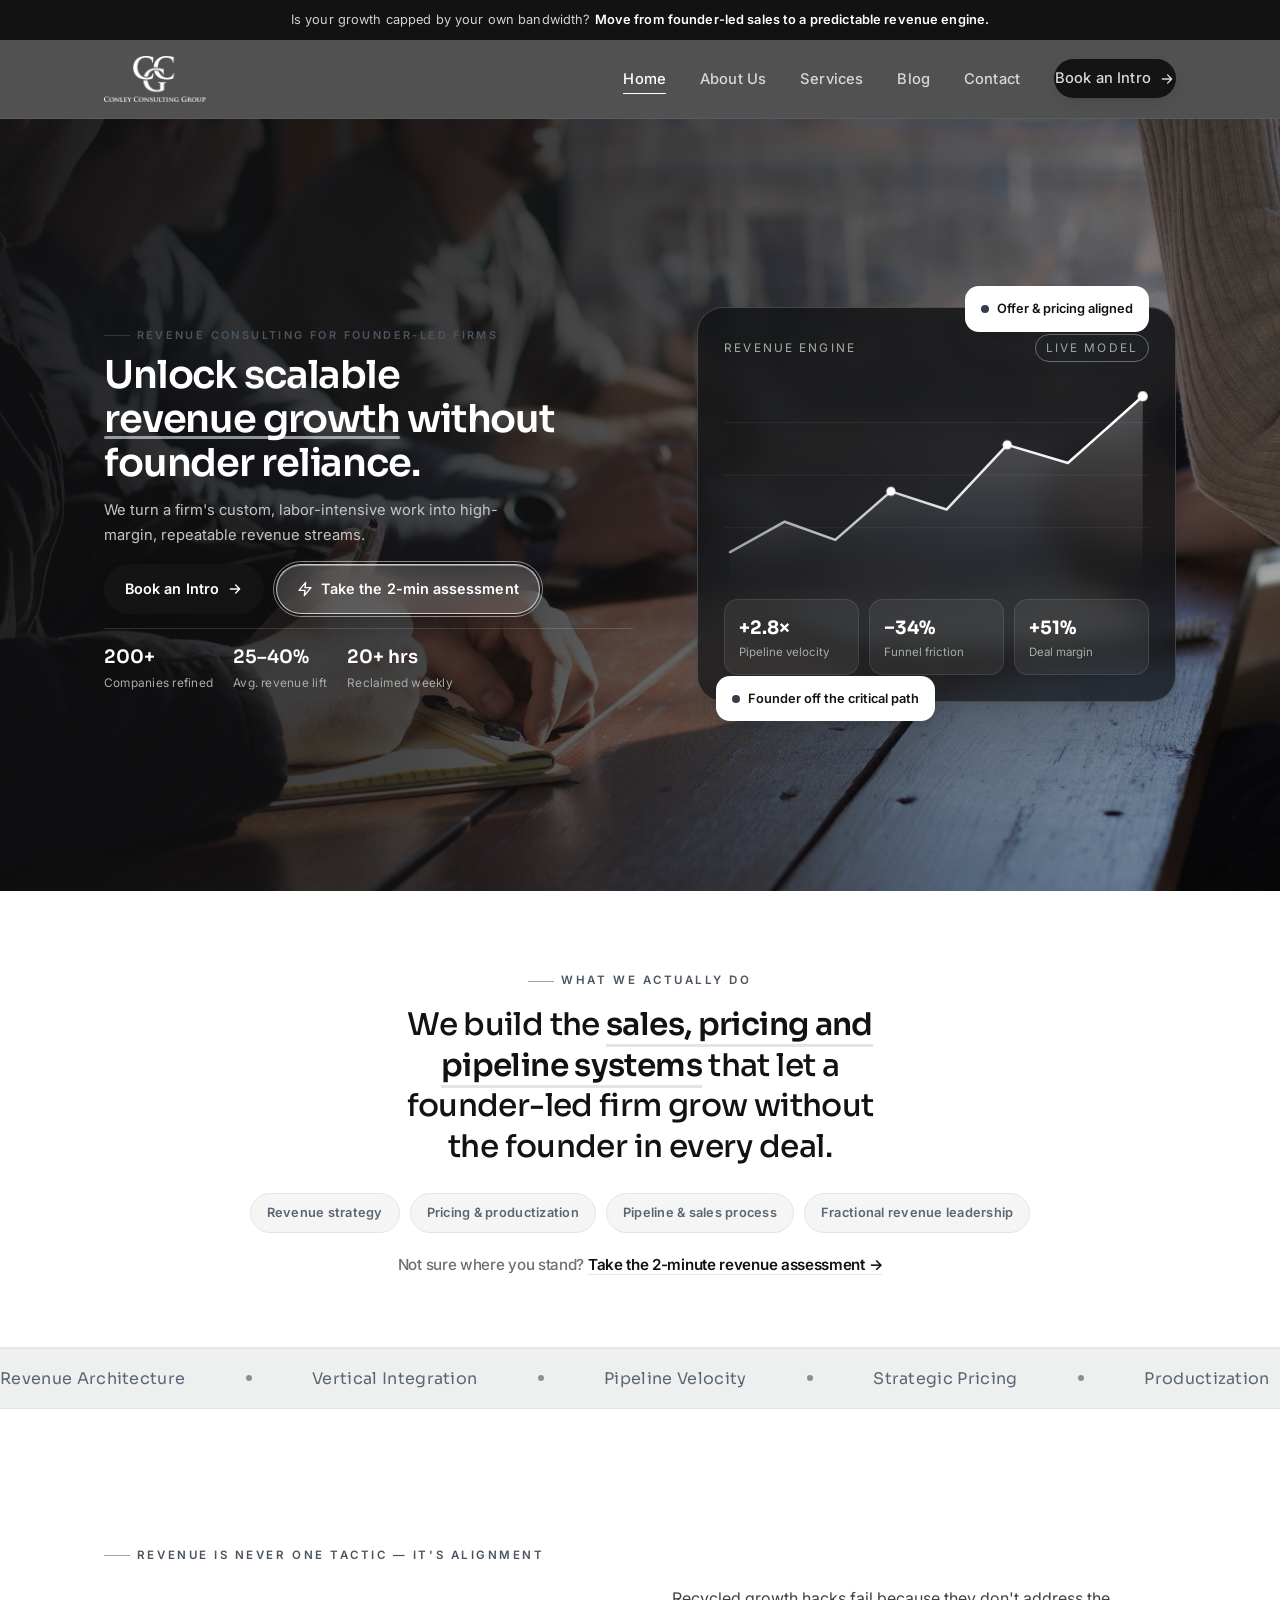
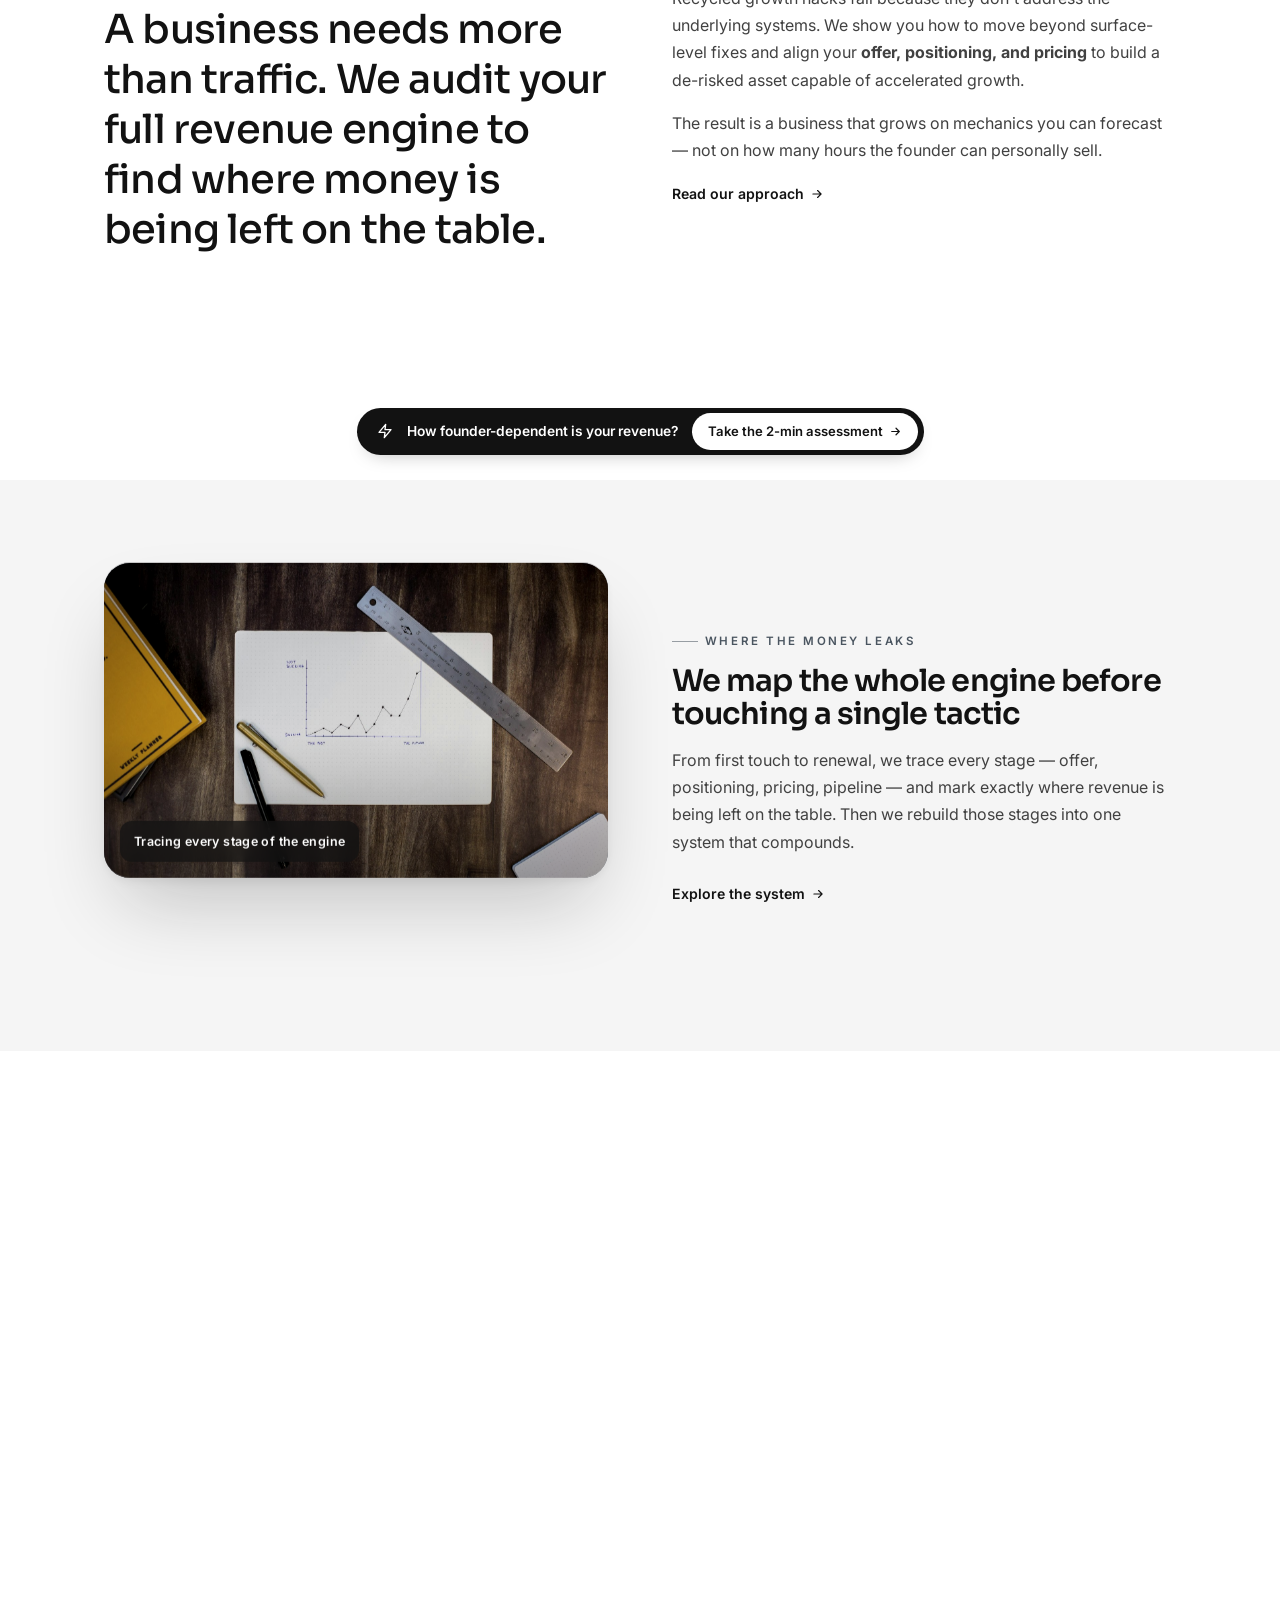
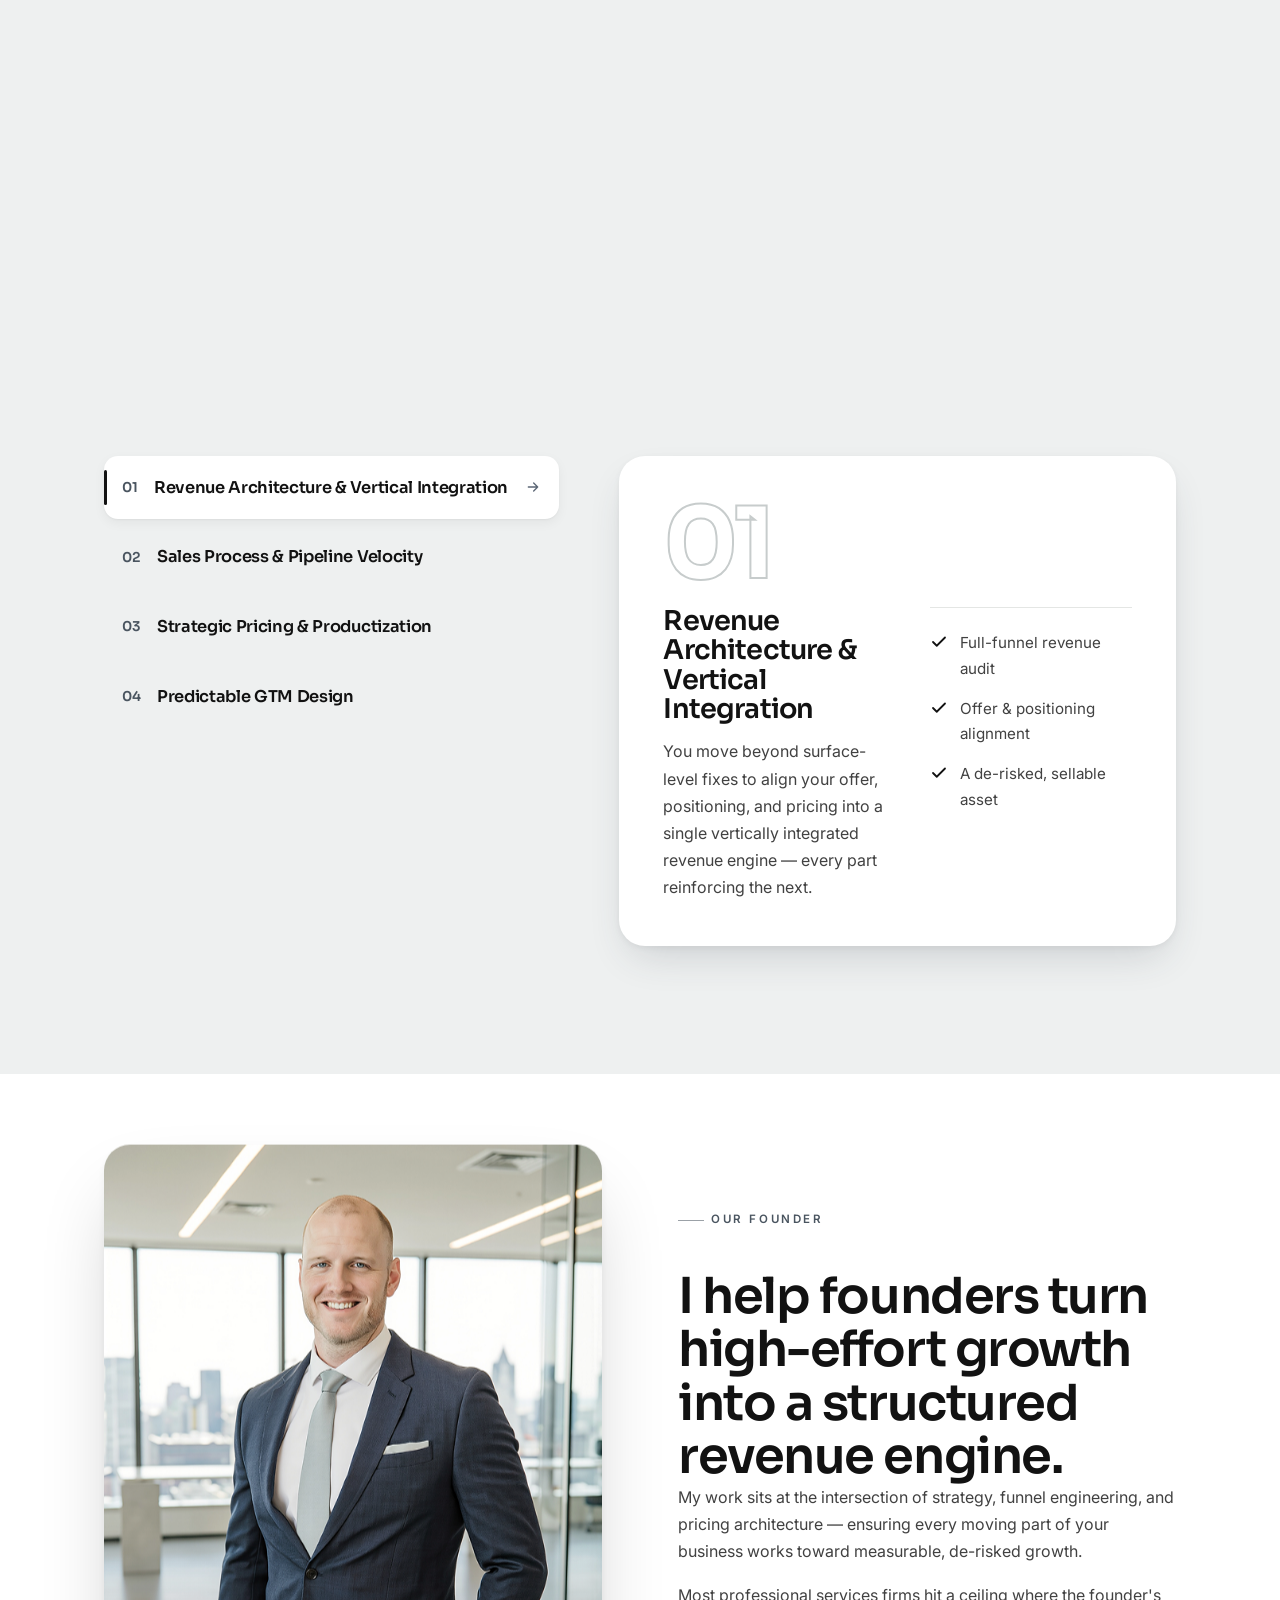
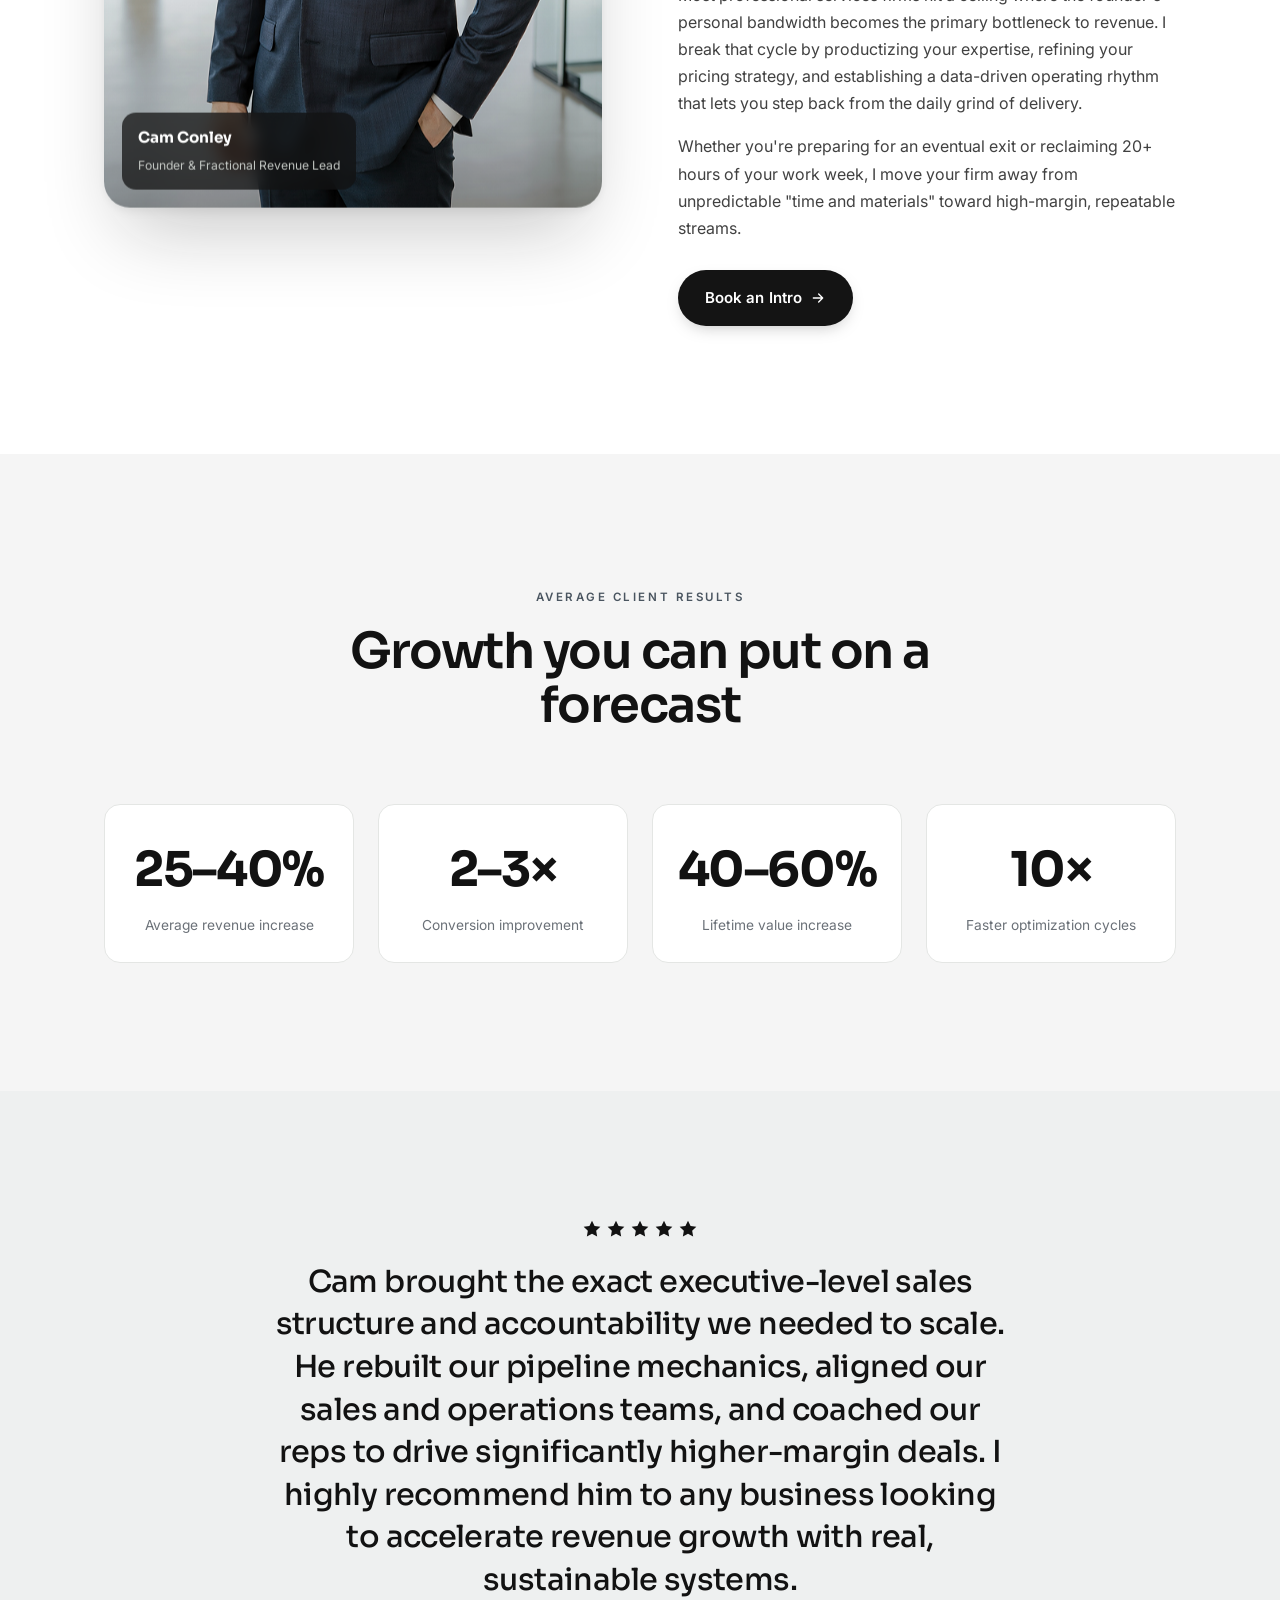
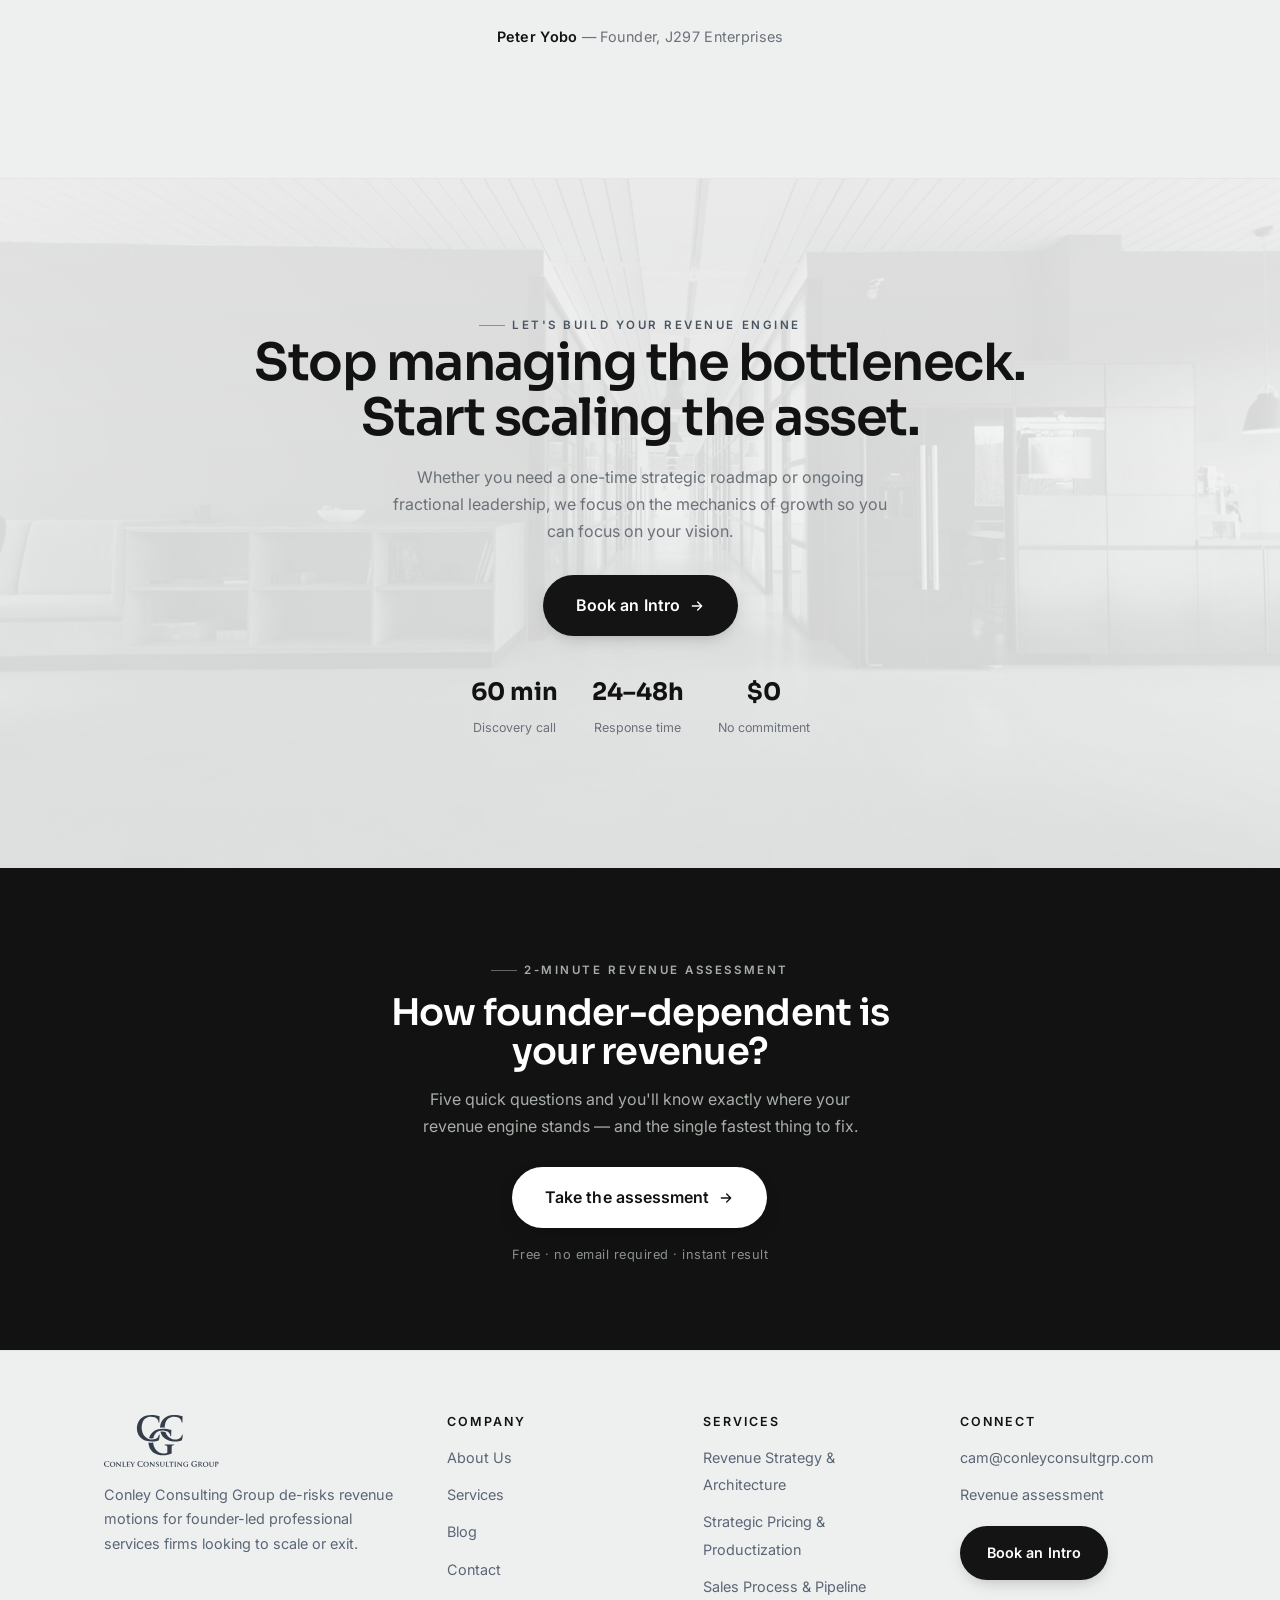
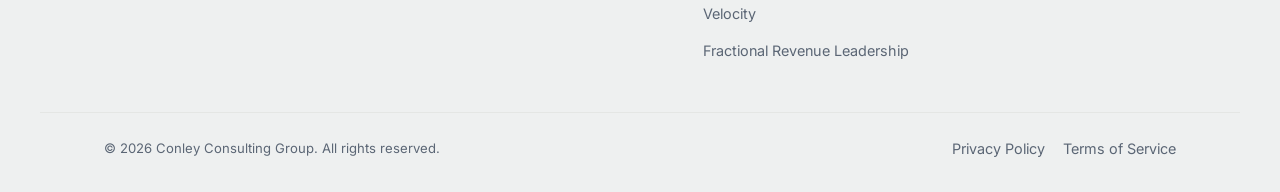
<file: index.html>
<!DOCTYPE html>
<html lang="en">
<head>
<meta charset="utf-8">
<meta name="viewport" content="width=device-width,initial-scale=1">
<title>Conley Consulting Group — Scalable Revenue Without Founder Reliance</title>
<meta name="description" content="Revenue consulting for founder-led professional services firms. Conley Consulting Group builds the sales, pricing and pipeline systems that let a firm grow without the founder in every deal.">
<link rel="preconnect" href="https://fonts.googleapis.com">
<link rel="preconnect" href="https://fonts.gstatic.com" crossorigin>
<link href="https://fonts.googleapis.com/css2?family=Sora:wght@400;500;600;700&family=Inter:wght@400;500;600&display=swap" rel="stylesheet">
<link rel="stylesheet" href="assets/style.css">
<link rel="icon" href="data:image/svg+xml,%3Csvg xmlns='http://www.w3.org/2000/svg' viewBox='0 0 32 32'%3E%3Crect width='32' height='32' rx='7' fill='%23121212'/%3E%3Ctext x='16' y='22' font-family='Sora,sans-serif' font-size='14' font-weight='700' fill='%23ffffff' text-anchor='middle'%3EC%3C/text%3E%3C/svg%3E">
</head>
<body>
<div class="scroll-progress"></div>
<div class="topbar">Is your growth capped by your own bandwidth? <b>Move from founder-led sales to a predictable revenue engine.</b></div>

<header class="nav">
  <div class="nav__inner">
    <a class="nav__logo" href="index.html" aria-label="Conley Consulting Group — home">
      <img src="assets/conley-logo.png" alt="Conley Consulting Group">
    </a>
    <nav>
      <ul class="nav__links">
        <li><a href="index.html">Home</a></li>
        <li><a href="about.html">About Us</a></li>
        <li><a href="services.html">Services</a></li>
        <li><a href="blog.html">Blog</a></li>
        <li><a href="contact.html">Contact</a></li>
        <li><a class="btn" data-magnetic href="book.html">Book an Intro
          <svg viewBox="0 0 24 24" fill="none" stroke="currentColor" stroke-width="2" stroke-linecap="round" stroke-linejoin="round"><path d="M5 12h14M13 6l6 6-6 6"/></svg></a></li>
      </ul>
    </nav>
    <button class="nav__toggle" aria-label="Open menu" aria-expanded="false"><span></span></button>
  </div>
</header>

<!-- ============ HERO ============ -->
<section class="hero">
  <div class="hero__mesh"></div>
  <div class="hero__grain"></div>
  <div class="wrap hero__grid">
    <div class="hero__copy">
      <span class="eyebrow">Revenue consulting for founder-led firms</span>
      <h1>
        <span class="word" style="animation-delay:.05s">Unlock</span>
        <span class="word" style="animation-delay:.12s">scalable</span>
        <span class="word accent" style="animation-delay:.19s">revenue&nbsp;growth</span>
        <span class="word" style="animation-delay:.26s">without</span>
        <span class="word" style="animation-delay:.33s">founder</span>
        <span class="word" style="animation-delay:.40s">reliance.</span>
      </h1>
      <p class="hero__sub">We turn a firm's custom, labor-intensive work into high-margin, repeatable revenue streams.</p>
      <div class="hero__cta">
        <a class="btn btn--lg" data-magnetic href="book.html">Book an Intro
          <svg viewBox="0 0 24 24" fill="none" stroke="currentColor" stroke-width="2" stroke-linecap="round" stroke-linejoin="round"><path d="M5 12h14M13 6l6 6-6 6"/></svg></a>
        <a class="btn btn--glass btn--lg" href="quiz.html">
          <svg viewBox="0 0 24 24" fill="none" stroke="currentColor" stroke-width="2" stroke-linecap="round" stroke-linejoin="round"><path d="M13 2 3 14h9l-1 8 10-12h-9l1-8z"/></svg>
          Take the 2-min assessment</a>
      </div>
      <div class="hero__stats">
        <div><b data-count="200" data-suffix="+">200+</b><span>Companies refined</span></div>
        <div><b data-count="25" data-suffix="–40%">25–40%</b><span>Avg. revenue lift</span></div>
        <div><b data-count="20" data-suffix="+ hrs">20+ hrs</b><span>Reclaimed weekly</span></div>
      </div>
    </div>

    <div class="enginecard" data-tilt>
      <div class="enginecard__head">
        <span>Revenue Engine</span>
        <span class="enginecard__pill">Live model</span>
      </div>
      <svg viewBox="0 0 420 210" role="img" aria-label="Revenue trending upward">
        <defs>
          <linearGradient id="sg" x1="0" y1="0" x2="1" y2="0">
            <stop offset="0" stop-color="#9aa0a6"/><stop offset=".55" stop-color="#e6e8ea"/><stop offset="1" stop-color="#ffffff"/>
          </linearGradient>
          <linearGradient id="fill" x1="0" y1="0" x2="0" y2="1">
            <stop offset="0" stop-color="#ffffff" stop-opacity=".22"/><stop offset="1" stop-color="#ffffff" stop-opacity="0"/>
          </linearGradient>
        </defs>
        <g stroke="rgba(255,255,255,.06)" stroke-width="1">
          <line x1="0" y1="52" x2="420" y2="52"/><line x1="0" y1="104" x2="420" y2="104"/><line x1="0" y1="156" x2="420" y2="156"/>
        </g>
        <path d="M6,180 L60,150 L110,168 L165,120 L220,138 L280,74 L340,92 L414,26 L414,210 L6,210 Z" fill="url(#fill)"/>
        <path class="spark-line" d="M6,180 L60,150 L110,168 L165,120 L220,138 L280,74 L340,92 L414,26"/>
        <circle class="spark-dot" cx="165" cy="120" r="4.5" fill="#fff"/>
        <circle class="spark-dot" cx="280" cy="74" r="4.5" fill="#fff"/>
        <circle class="spark-dot" cx="414" cy="26" r="5" fill="#ffffff"/>
      </svg>
      <div class="enginecard__chips">
        <div class="chip"><b>+2.8×</b><span>Pipeline velocity</span></div>
        <div class="chip"><b>−34%</b><span>Funnel friction</span></div>
        <div class="chip"><b>+51%</b><span>Deal margin</span></div>
      </div>
      <div class="enginecard__float one"><i></i> Offer &amp; pricing aligned</div>
      <div class="enginecard__float two"><i></i> Founder off the critical path</div>
    </div>
  </div>
</section>

<!-- ============ CLARITY ============ -->
<section class="clarity">
  <div class="wrap">
    <span class="eyebrow" style="justify-content:center">What we actually do</span>
    <p>We build the <b>sales, pricing and pipeline systems</b> that let a founder-led firm grow without the founder in every deal.</p>
    <div class="clarity__pills">
      <span>Revenue strategy</span>
      <span>Pricing &amp; productization</span>
      <span>Pipeline &amp; sales process</span>
      <span>Fractional revenue leadership</span>
    </div>
    <p style="font-size:.95rem;max-width:none;margin-top:22px;font-family:var(--font-body);color:var(--text-dim)">
      Not sure where you stand? <a href="quiz.html" style="color:var(--ink);font-weight:600;border-bottom:1px solid var(--line)">Take the 2-minute revenue assessment →</a>
    </p>
  </div>
</section>

<!-- ============ MARQUEE ============ -->
<div class="marquee" aria-hidden="true">
  <div class="marquee__track">
    <span>Revenue Architecture&nbsp;<span></span>&nbsp;Vertical Integration&nbsp;<span></span>&nbsp;Pipeline Velocity&nbsp;<span></span>&nbsp;Strategic Pricing&nbsp;<span></span>&nbsp;Productization&nbsp;<span></span>&nbsp;Predictable GTM&nbsp;<span></span>&nbsp;Fractional CRO&nbsp;<span></span>&nbsp;De-risked Growth&nbsp;<span></span>&nbsp;</span>
    <span>Revenue Architecture&nbsp;<span></span>&nbsp;Vertical Integration&nbsp;<span></span>&nbsp;Pipeline Velocity&nbsp;<span></span>&nbsp;Strategic Pricing&nbsp;<span></span>&nbsp;Productization&nbsp;<span></span>&nbsp;Predictable GTM&nbsp;<span></span>&nbsp;Fractional CRO&nbsp;<span></span>&nbsp;De-risked Growth&nbsp;<span></span>&nbsp;</span>
  </div>
</div>

<!-- ============ ALIGNMENT ============ -->
<section class="section align">
  <div class="wrap align__grid">
    <div class="reveal">
      <span class="eyebrow">Revenue is never one tactic — it's alignment</span>
      <p class="align__statement mt-l">A business needs more than traffic. We audit your full revenue engine to find where money is being left on the table.</p>
    </div>
    <div class="align__body reveal" data-d="1">
      <p>Recycled growth hacks fail because they don't address the underlying systems. We show you how to move beyond surface-level fixes and align your <strong>offer, positioning, and pricing</strong> to build a de-risked asset capable of accelerated growth.</p>
      <p>The result is a business that grows on mechanics you can forecast — not on how many hours the founder can personally sell.</p>
      <a class="card__link" href="about.html">Read our approach
        <svg viewBox="0 0 24 24" fill="none" stroke="currentColor" stroke-width="2" stroke-linecap="round" stroke-linejoin="round"><path d="M5 12h14M13 6l6 6-6 6"/></svg></a>
    </div>
  </div>
</section>

<!-- ============ ASSESSMENT PILL (home: sits under the alignment section) ============ -->
<a class="assessbar" href="quiz.html" aria-label="Take the 2-minute revenue assessment">
  <span class="assessbar__pill">
    <svg class="assessbar__spark" viewBox="0 0 24 24" fill="none" stroke="currentColor" stroke-width="2" stroke-linecap="round" stroke-linejoin="round"><path d="M13 2 3 14h9l-1 8 10-12h-9l1-8z"/></svg>
    <b>How founder-dependent is your revenue?</b>
    <span class="assessbar__cta">Take the 2-min assessment
      <svg viewBox="0 0 24 24" fill="none" stroke="currentColor" stroke-width="2.2" stroke-linecap="round" stroke-linejoin="round"><path d="M5 12h14M13 6l6 6-6 6"/></svg></span>
  </span>
</a>

<!-- ============ SPLIT — MAP THE ENGINE ============ -->
<section class="section bg-paper">
  <div class="wrap split split--rev">
    <div class="split__media frame frame--wide reveal drift" data-drift="20">
      <img src="assets/mapping.jpg" alt="A hand-drawn revenue trajectory being mapped out">
      <span class="frame__tag">Tracing every stage of the engine</span>
    </div>
    <div class="split__body reveal" data-d="1">
      <span class="eyebrow">Where the money leaks</span>
      <h2 class="h-md" style="margin:14px 0 16px">We map the whole engine before touching a single tactic</h2>
      <p>From first touch to renewal, we trace every stage — offer, positioning, pricing, pipeline — and mark exactly where revenue is being left on the table. Then we rebuild those stages into one system that compounds.</p>
      <a class="card__link" href="services.html">Explore the system
        <svg viewBox="0 0 24 24" fill="none" stroke="currentColor" stroke-width="2" stroke-linecap="round" stroke-linejoin="round"><path d="M5 12h14M13 6l6 6-6 6"/></svg></a>
    </div>
  </div>
</section>

<!-- ============ SPLIT — WHAT CHANGES (animated bars) ============ -->
<section class="section bg-white">
  <div class="wrap split">
    <div class="split__body reveal">
      <span class="eyebrow">What changes</span>
      <h2 class="h-md" style="margin:14px 0 16px">Quarter by quarter, the curve stops depending on you</h2>
      <p>We don't chase a single spike. Each cycle removes another point of friction — pricing, hand-offs, forecast accuracy — until the growth line holds on its own.</p>
      <div class="statline">
        <div><b data-count="2.8" data-prefix="+" data-suffix="×">+2.8×</b><span>Pipeline velocity</span></div>
        <div><b data-count="34" data-prefix="−" data-suffix="%">−34%</b><span>Funnel friction</span></div>
        <div><b data-count="51" data-prefix="+" data-suffix="%">+51%</b><span>Deal margin</span></div>
      </div>
    </div>
    <div class="split__media reveal" data-d="1">
      <div class="bars" role="img" aria-label="Revenue compounding across quarters">
        <i style="--h:34%"></i><i style="--h:46%"></i><i style="--h:58%"></i><i style="--h:76%"></i><i style="--h:96%"></i>
      </div>
      <div style="display:flex;justify-content:space-between;margin-top:10px;font-size:.74rem;color:var(--text-dim);letter-spacing:.04em">
        <span>Q1</span><span>Q2</span><span>Q3</span><span>Q4</span><span>Q5</span>
      </div>
    </div>
  </div>
</section>

<!-- ============ ENGINE PILLARS ============ -->
<section class="section engine">
  <div class="wrap">
    <div class="section-head reveal">
      <span class="eyebrow">The four moving parts</span>
      <h2 class="h-lg">Every part of your revenue engine, working toward one outcome</h2>
      <p class="lede">Hover or tap each stage to see how we remove friction and compound growth.</p>
    </div>

    <div class="engine__layout">
      <div class="engine__tabs reveal" role="tablist" aria-label="Revenue engine stages">
        <button class="engine__tab" role="tab" aria-selected="true">
          <span class="num">01</span>
          <span class="t">Revenue Architecture &amp; Vertical Integration</span>
          <svg class="arrow" viewBox="0 0 24 24" fill="none" stroke="currentColor" stroke-width="2" stroke-linecap="round" stroke-linejoin="round"><path d="M5 12h14M13 6l6 6-6 6"/></svg>
        </button>
        <button class="engine__tab" role="tab" aria-selected="false">
          <span class="num">02</span>
          <span class="t">Sales Process &amp; Pipeline Velocity</span>
          <svg class="arrow" viewBox="0 0 24 24" fill="none" stroke="currentColor" stroke-width="2" stroke-linecap="round" stroke-linejoin="round"><path d="M5 12h14M13 6l6 6-6 6"/></svg>
        </button>
        <button class="engine__tab" role="tab" aria-selected="false">
          <span class="num">03</span>
          <span class="t">Strategic Pricing &amp; Productization</span>
          <svg class="arrow" viewBox="0 0 24 24" fill="none" stroke="currentColor" stroke-width="2" stroke-linecap="round" stroke-linejoin="round"><path d="M5 12h14M13 6l6 6-6 6"/></svg>
        </button>
        <button class="engine__tab" role="tab" aria-selected="false">
          <span class="num">04</span>
          <span class="t">Predictable GTM Design</span>
          <svg class="arrow" viewBox="0 0 24 24" fill="none" stroke="currentColor" stroke-width="2" stroke-linecap="round" stroke-linejoin="round"><path d="M5 12h14M13 6l6 6-6 6"/></svg>
        </button>
      </div>

      <div class="engine__panel reveal" data-d="1">
        <div class="engine__pane">
          <span class="pnum" aria-hidden="true">01</span>
          <div class="pane__grid">
            <div class="pane__lead">
              <h3>Revenue Architecture &amp; Vertical Integration</h3>
              <p>You move beyond surface-level fixes to align your offer, positioning, and pricing into a single vertically integrated revenue engine — every part reinforcing the next.</p>
            </div>
            <ul class="pane__list">
              <li><svg viewBox="0 0 24 24" fill="none" stroke="currentColor" stroke-width="2.4" stroke-linecap="round" stroke-linejoin="round"><path d="M20 6 9 17l-5-5"/></svg> Full-funnel revenue audit</li>
              <li><svg viewBox="0 0 24 24" fill="none" stroke="currentColor" stroke-width="2.4" stroke-linecap="round" stroke-linejoin="round"><path d="M20 6 9 17l-5-5"/></svg> Offer &amp; positioning alignment</li>
              <li><svg viewBox="0 0 24 24" fill="none" stroke="currentColor" stroke-width="2.4" stroke-linecap="round" stroke-linejoin="round"><path d="M20 6 9 17l-5-5"/></svg> A de-risked, sellable asset</li>
            </ul>
          </div>
        </div>
        <div class="engine__pane" hidden>
          <span class="pnum" aria-hidden="true">02</span>
          <div class="pane__grid">
            <div class="pane__lead">
              <h3>Sales Process &amp; Pipeline Velocity</h3>
              <p>We identify friction and leaks in your funnel caused by custom, labor-intensive workflows, then remove the bottlenecks that stop high-intent interest from becoming predictable revenue.</p>
            </div>
            <ul class="pane__list">
              <li><svg viewBox="0 0 24 24" fill="none" stroke="currentColor" stroke-width="2.4" stroke-linecap="round" stroke-linejoin="round"><path d="M20 6 9 17l-5-5"/></svg> Pipeline mechanics &amp; stage design</li>
              <li><svg viewBox="0 0 24 24" fill="none" stroke="currentColor" stroke-width="2.4" stroke-linecap="round" stroke-linejoin="round"><path d="M20 6 9 17l-5-5"/></svg> Sales &amp; operations alignment</li>
              <li><svg viewBox="0 0 24 24" fill="none" stroke="currentColor" stroke-width="2.4" stroke-linecap="round" stroke-linejoin="round"><path d="M20 6 9 17l-5-5"/></svg> Higher-margin deal coaching</li>
            </ul>
          </div>
        </div>
        <div class="engine__pane" hidden>
          <span class="pnum" aria-hidden="true">03</span>
          <div class="pane__grid">
            <div class="pane__lead">
              <h3>Strategic Pricing &amp; Productization</h3>
              <p>Shift your offering from commoditized hours to high-margin products that form the foundation of a repeatable sales process — pricing built on the value you actually deliver.</p>
            </div>
            <ul class="pane__list">
              <li><svg viewBox="0 0 24 24" fill="none" stroke="currentColor" stroke-width="2.4" stroke-linecap="round" stroke-linejoin="round"><path d="M20 6 9 17l-5-5"/></svg> Value-based pricing model</li>
              <li><svg viewBox="0 0 24 24" fill="none" stroke="currentColor" stroke-width="2.4" stroke-linecap="round" stroke-linejoin="round"><path d="M20 6 9 17l-5-5"/></svg> Productized service tiers</li>
              <li><svg viewBox="0 0 24 24" fill="none" stroke="currentColor" stroke-width="2.4" stroke-linecap="round" stroke-linejoin="round"><path d="M20 6 9 17l-5-5"/></svg> Away from "time &amp; materials"</li>
            </ul>
          </div>
        </div>
        <div class="engine__pane" hidden>
          <span class="pnum" aria-hidden="true">04</span>
          <div class="pane__grid">
            <div class="pane__lead">
              <h3>Predictable GTM Design</h3>
              <p>We engineer a data-driven operating rhythm that guides attention and builds trust — so your sales engine scales without increasing founder reliance.</p>
            </div>
            <ul class="pane__list">
              <li><svg viewBox="0 0 24 24" fill="none" stroke="currentColor" stroke-width="2.4" stroke-linecap="round" stroke-linejoin="round"><path d="M20 6 9 17l-5-5"/></svg> Data-driven operating cadence</li>
              <li><svg viewBox="0 0 24 24" fill="none" stroke="currentColor" stroke-width="2.4" stroke-linecap="round" stroke-linejoin="round"><path d="M20 6 9 17l-5-5"/></svg> Attention &amp; trust sequencing</li>
              <li><svg viewBox="0 0 24 24" fill="none" stroke="currentColor" stroke-width="2.4" stroke-linecap="round" stroke-linejoin="round"><path d="M20 6 9 17l-5-5"/></svg> Scales without the founder in the room</li>
            </ul>
          </div>
        </div>
      </div>
    </div>
  </div>
</section>

<!-- ============ FOUNDER ============ -->
<section class="section founder">
  <div class="wrap founder__grid">
    <div class="founder__photo reveal drift" data-drift="18" data-tilt>
      <img src="assets/founder.png" alt="Cam Conley, founder of Conley Consulting Group">
      <div class="founder__badge"><b>Cam Conley</b><span>Founder &amp; Fractional Revenue Lead</span></div>
    </div>
    <div class="founder__body reveal" data-d="1">
      <span class="eyebrow">Our Founder</span>
      <h2 class="h-lg mt-l">I help founders turn high-effort growth into a structured revenue engine.</h2>
      <p>My work sits at the intersection of strategy, funnel engineering, and pricing architecture — ensuring every moving part of your business works toward measurable, de-risked growth.</p>
      <p>Most professional services firms hit a ceiling where the founder's personal bandwidth becomes the primary bottleneck to revenue. I break that cycle by productizing your expertise, refining your pricing strategy, and establishing a data-driven operating rhythm that lets you step back from the daily grind of delivery.</p>
      <p>Whether you're preparing for an eventual exit or reclaiming 20+ hours of your work week, I move your firm away from unpredictable "time and materials" toward high-margin, repeatable streams.</p>
      <a class="btn" data-magnetic href="book.html">Book an Intro
        <svg viewBox="0 0 24 24" fill="none" stroke="currentColor" stroke-width="2" stroke-linecap="round" stroke-linejoin="round"><path d="M5 12h14M13 6l6 6-6 6"/></svg></a>
    </div>
  </div>
</section>

<!-- ============ STATS ============ -->
<section class="section stats">
  <div class="wrap">
    <div class="section-head section-head--center reveal">
      <span class="eyebrow">Average client results</span>
      <h2 class="h-lg">Growth you can put on a forecast</h2>
    </div>
    <div class="stats__grid reveal">
      <div><b data-count="25" data-suffix="–40%">25–40%</b><span>Average revenue increase</span></div>
      <div><b data-count="2" data-suffix="–3×">2–3×</b><span>Conversion improvement</span></div>
      <div><b data-count="40" data-suffix="–60%">40–60%</b><span>Lifetime value increase</span></div>
      <div><b data-count="10" data-suffix="×">10×</b><span>Faster optimization cycles</span></div>
    </div>
  </div>
</section>

<!-- ============ TESTIMONIAL ============ -->
<section class="section quote">
  <div class="wrap quote__card reveal">
    <span class="stars" aria-label="5 out of 5 stars">
      <svg viewBox="0 0 24 24"><path d="M12 2l3.09 6.26L22 9.27l-5 4.87 1.18 6.88L12 17.77l-6.18 3.25L7 14.14 2 9.27l6.91-1.01L12 2z"/></svg>
      <svg viewBox="0 0 24 24"><path d="M12 2l3.09 6.26L22 9.27l-5 4.87 1.18 6.88L12 17.77l-6.18 3.25L7 14.14 2 9.27l6.91-1.01L12 2z"/></svg>
      <svg viewBox="0 0 24 24"><path d="M12 2l3.09 6.26L22 9.27l-5 4.87 1.18 6.88L12 17.77l-6.18 3.25L7 14.14 2 9.27l6.91-1.01L12 2z"/></svg>
      <svg viewBox="0 0 24 24"><path d="M12 2l3.09 6.26L22 9.27l-5 4.87 1.18 6.88L12 17.77l-6.18 3.25L7 14.14 2 9.27l6.91-1.01L12 2z"/></svg>
      <svg viewBox="0 0 24 24"><path d="M12 2l3.09 6.26L22 9.27l-5 4.87 1.18 6.88L12 17.77l-6.18 3.25L7 14.14 2 9.27l6.91-1.01L12 2z"/></svg>
    </span>
    <p class="quote__text">Cam brought the exact executive-level sales structure and accountability we needed to scale. He rebuilt our pipeline mechanics, aligned our sales and operations teams, and coached our reps to drive significantly higher-margin deals. I highly recommend him to any business looking to accelerate revenue growth with real, sustainable systems.</p>
    <p class="quote__by"><b>Peter Yobo</b> — Founder, J297 Enterprises</p>
  </div>
</section>

<!-- ============ CTA BAND ============ -->
<section class="section ctaband">
  <img class="ctaband__bg" src="assets/office.jpg" alt="">
  <div class="wrap reveal">
    <span class="eyebrow">Let's build your revenue engine</span>
    <h2 class="mt-l">Stop managing the bottleneck. Start scaling the asset.</h2>
    <p>Whether you need a one-time strategic roadmap or ongoing fractional leadership, we focus on the mechanics of growth so you can focus on your vision.</p>
    <a class="btn btn--lg" data-magnetic href="book.html">Book an Intro
      <svg viewBox="0 0 24 24" fill="none" stroke="currentColor" stroke-width="2" stroke-linecap="round" stroke-linejoin="round"><path d="M5 12h14M13 6l6 6-6 6"/></svg></a>
    <div class="ctaband__stats">
      <div><b>60 min</b><span>Discovery call</span></div>
      <div><b>24–48h</b><span>Response time</span></div>
      <div><b>$0</b><span>No commitment</span></div>
    </div>
  </div>
</section>

<!-- ============ QUIZ PUSH (pre-footer) ============ -->
<section class="qpush">
  <div class="wrap reveal">
    <span class="eyebrow" style="justify-content:center;color:#a7ada7">2-minute revenue assessment</span>
    <h3>How founder-dependent is your revenue?</h3>
    <p>Five quick questions and you'll know exactly where your revenue engine stands — and the single fastest thing to fix.</p>
    <a class="btn btn--light btn--lg" data-magnetic href="quiz.html">Take the assessment
      <svg viewBox="0 0 24 24" fill="none" stroke="currentColor" stroke-width="2" stroke-linecap="round" stroke-linejoin="round"><path d="M5 12h14M13 6l6 6-6 6"/></svg></a>
    <div class="qpush__meta">Free · no email required · instant result</div>
  </div>
</section>

<!-- ============ FOOTER ============ -->
<footer class="footer">
  <div class="wrap footer__grid">
    <div class="footer__brand">
      <img src="assets/footer-logo.svg" alt="Conley Consulting Group">
      <p>Conley Consulting Group de-risks revenue motions for founder-led professional services firms looking to scale or exit.</p>
    </div>
    <div>
      <h4>Company</h4>
      <ul>
        <li><a href="about.html">About Us</a></li>
        <li><a href="services.html">Services</a></li>
        <li><a href="blog.html">Blog</a></li>
        <li><a href="contact.html">Contact</a></li>
      </ul>
    </div>
    <div>
      <h4>Services</h4>
      <ul>
        <li><a href="services.html">Revenue Strategy &amp; Architecture</a></li>
        <li><a href="services.html">Strategic Pricing &amp; Productization</a></li>
        <li><a href="services.html">Sales Process &amp; Pipeline Velocity</a></li>
        <li><a href="services.html">Fractional Revenue Leadership</a></li>
      </ul>
    </div>
    <div>
      <h4>Connect</h4>
      <ul>
        <li><a href="mailto:cam@conleyconsultgrp.com">cam@conleyconsultgrp.com</a></li>
        <li><a href="quiz.html">Revenue assessment</a></li>
        <li><a class="btn" data-magnetic href="book.html" style="margin-top:8px">Book an Intro</a></li>
      </ul>
    </div>
  </div>
  <div class="wrap footer__bottom">
    <span>© <span data-year>2026</span> Conley Consulting Group. All rights reserved.</span>
    <span><a href="#">Privacy Policy</a><a href="#">Terms of Service</a></span>
  </div>
</footer>

<script src="assets/app.js"></script>
</body>
</html>
</file>
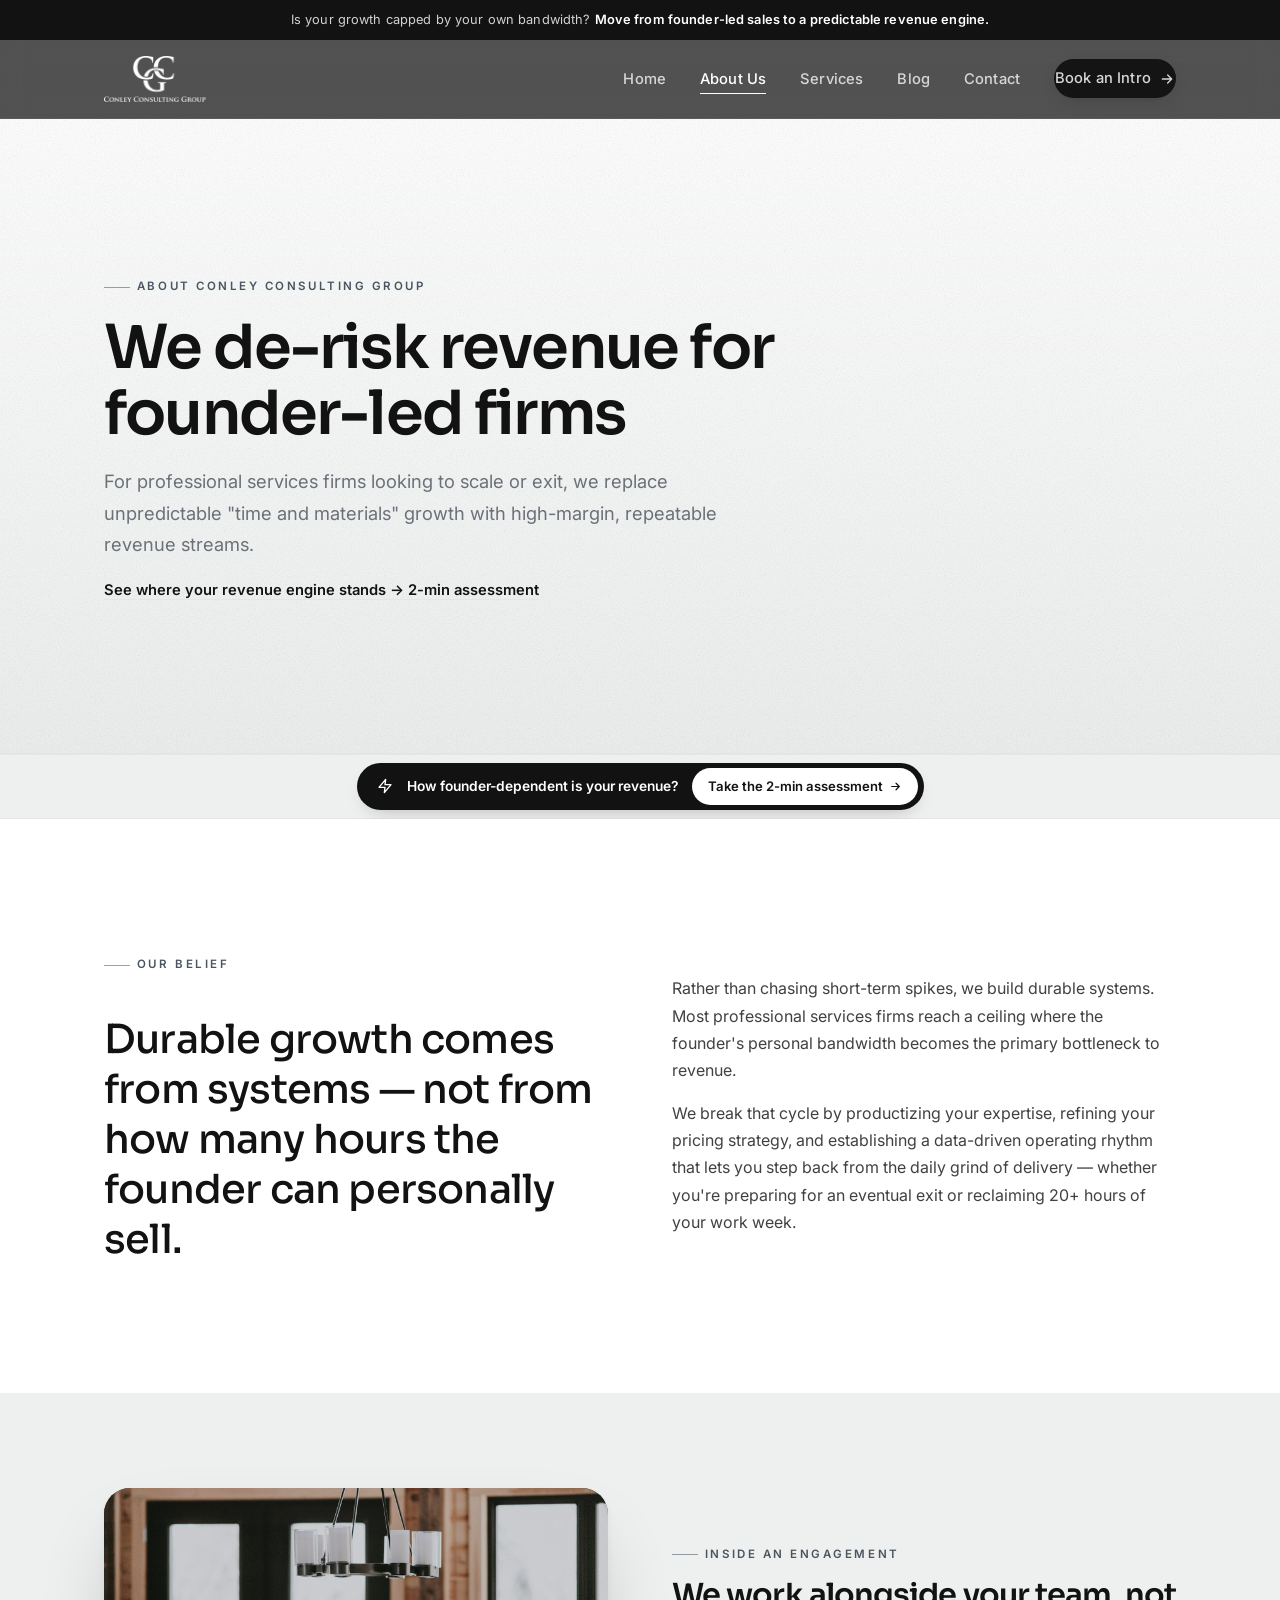
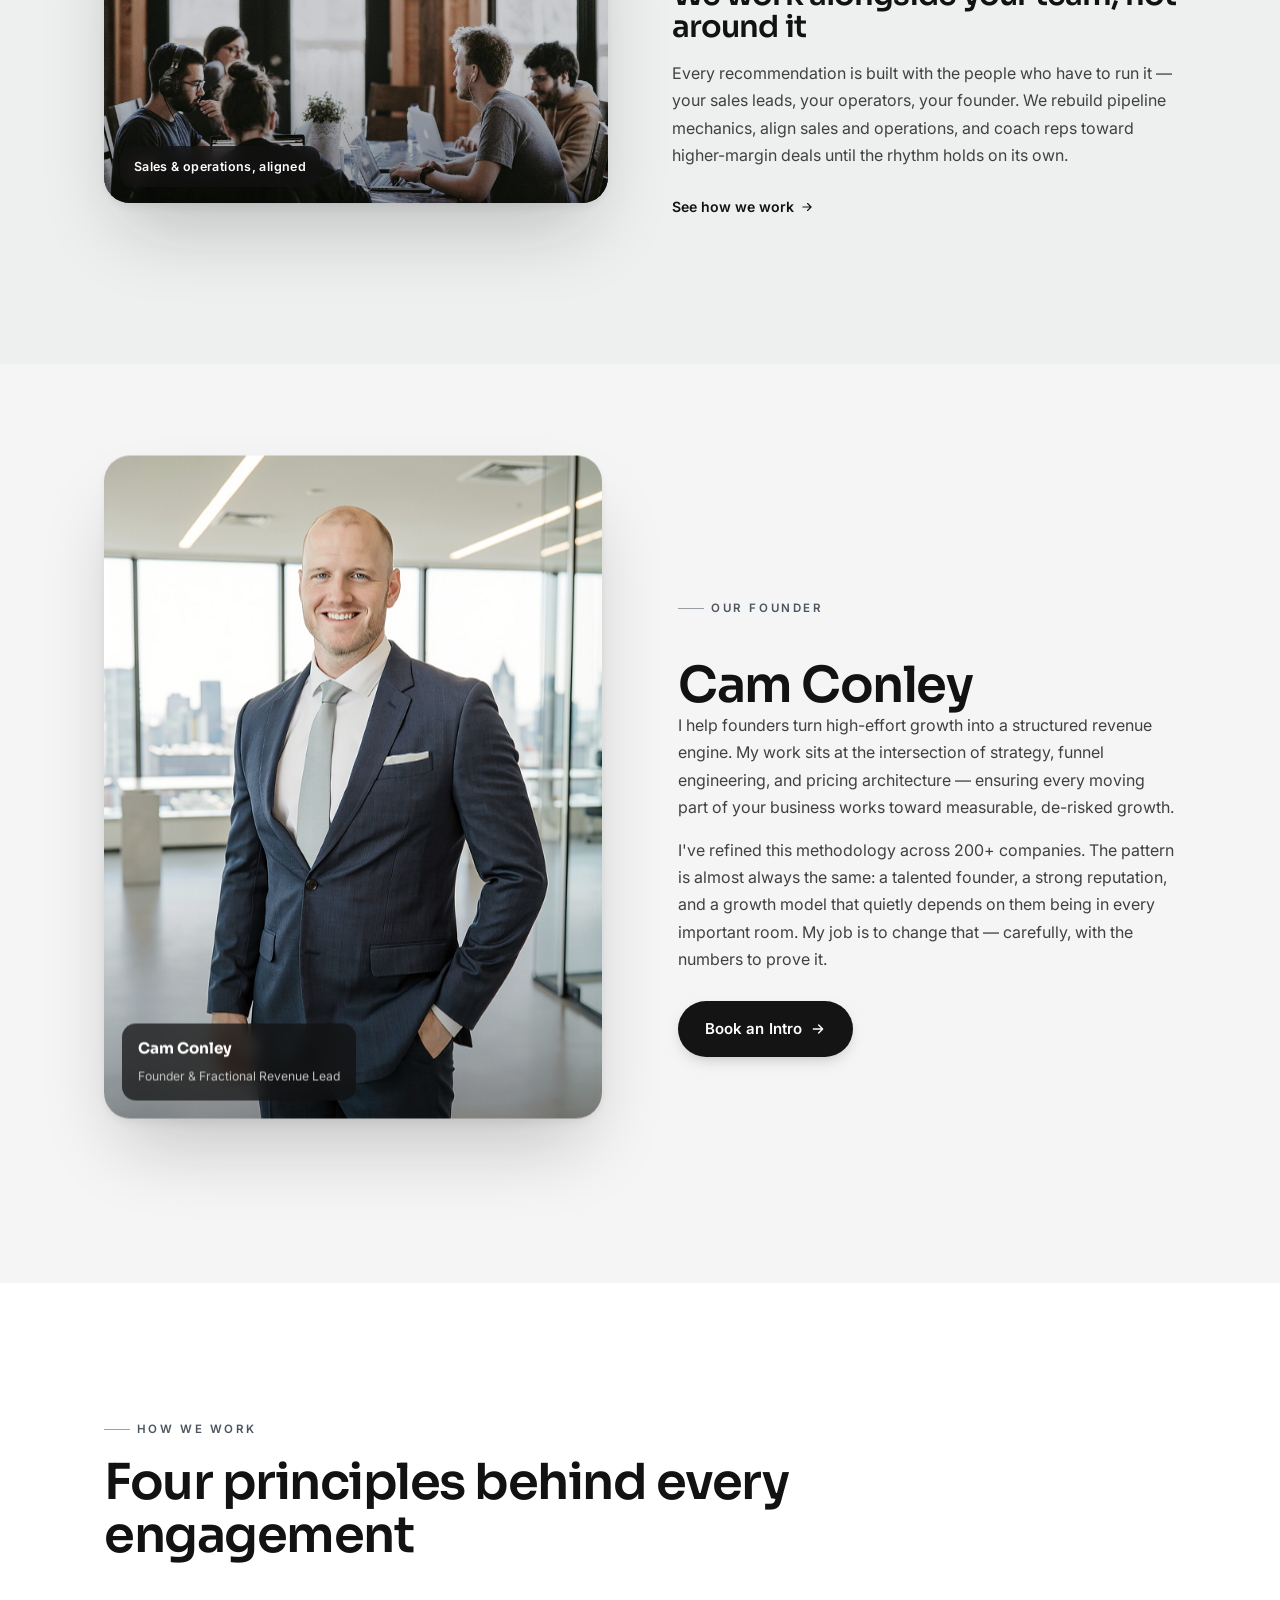
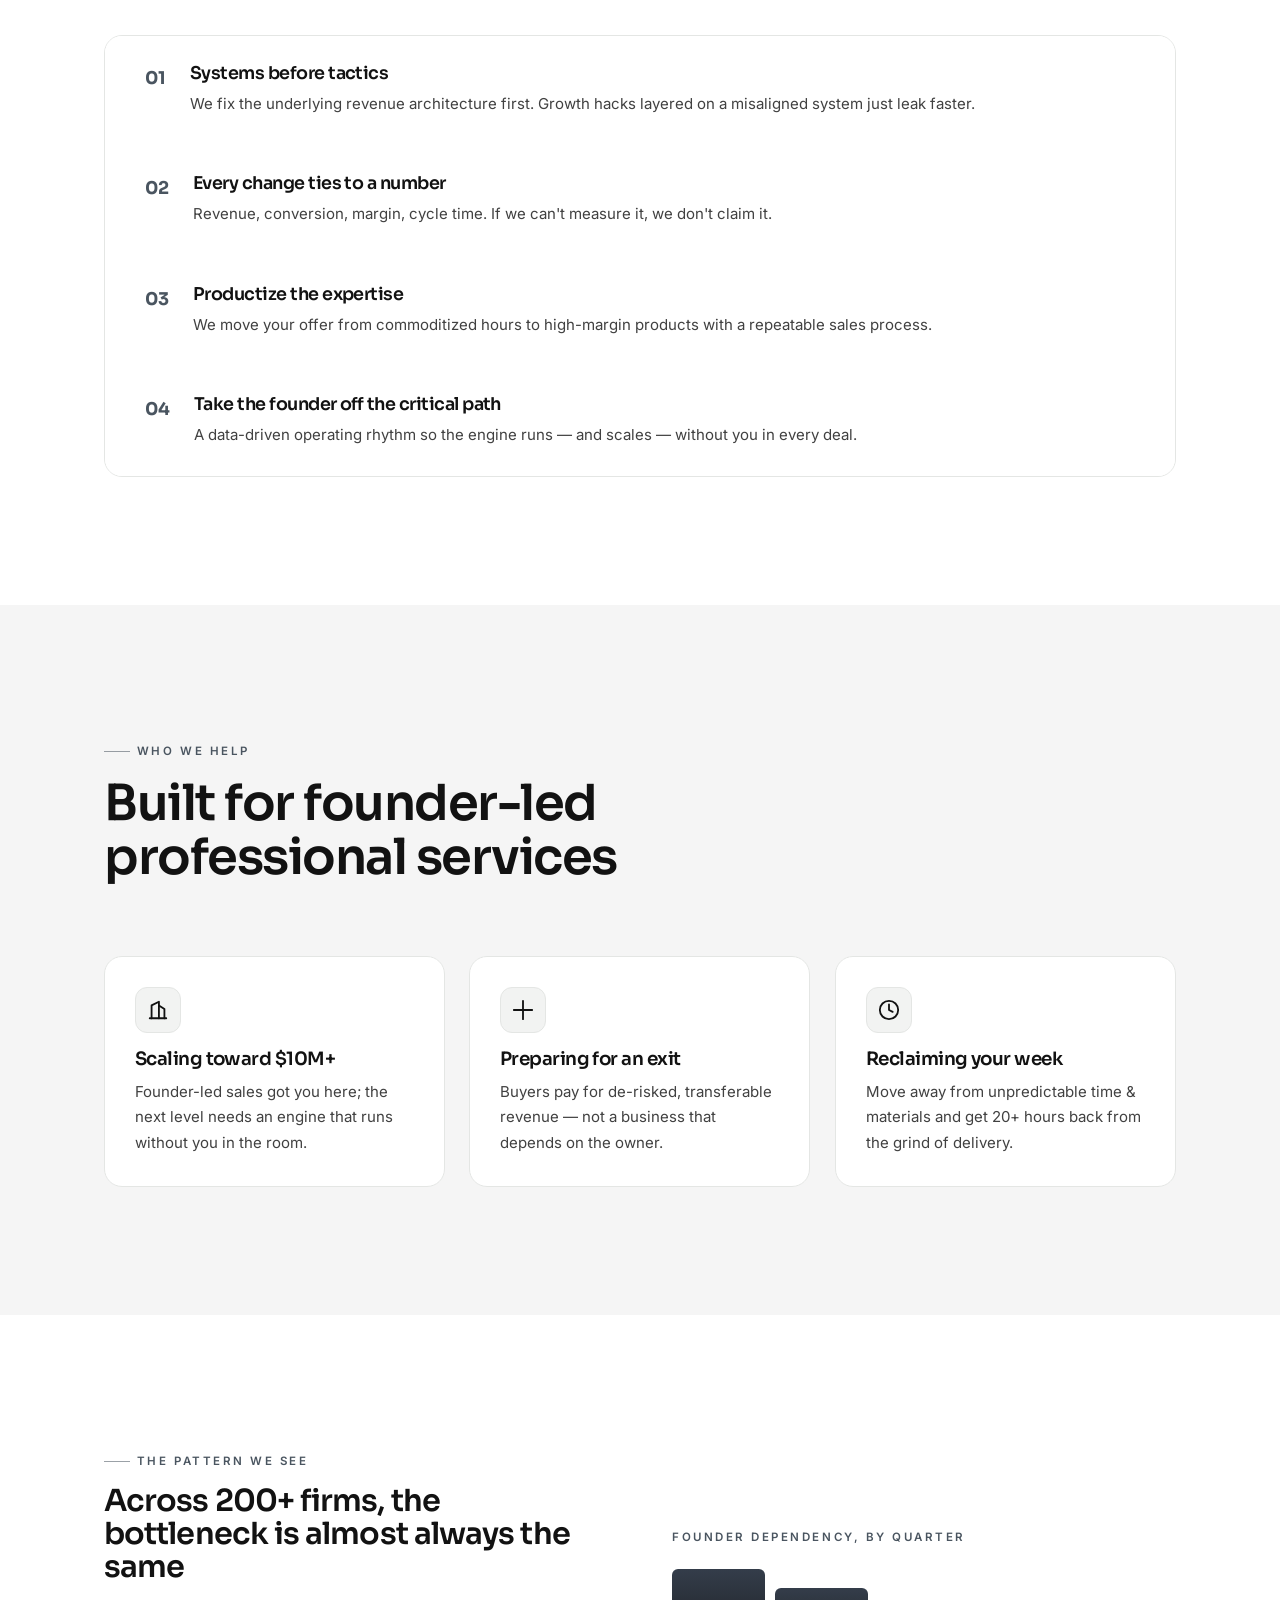
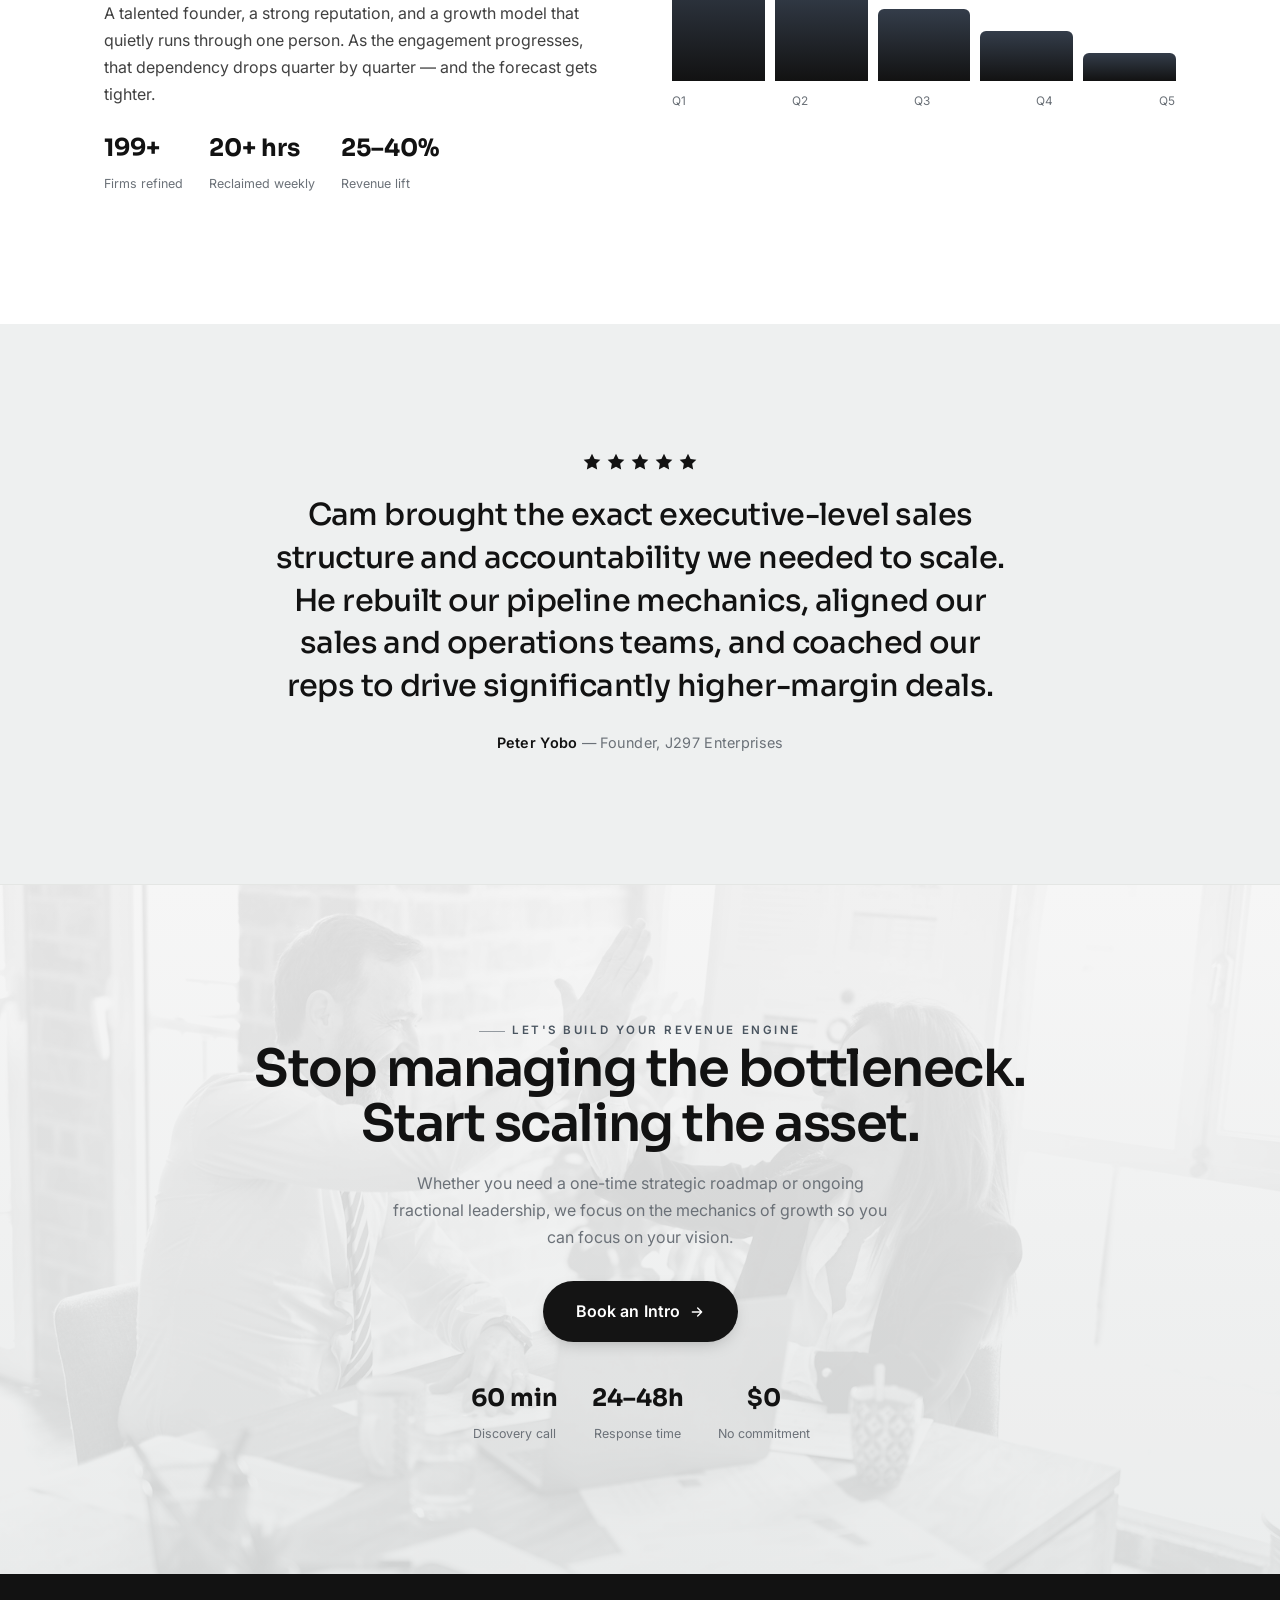
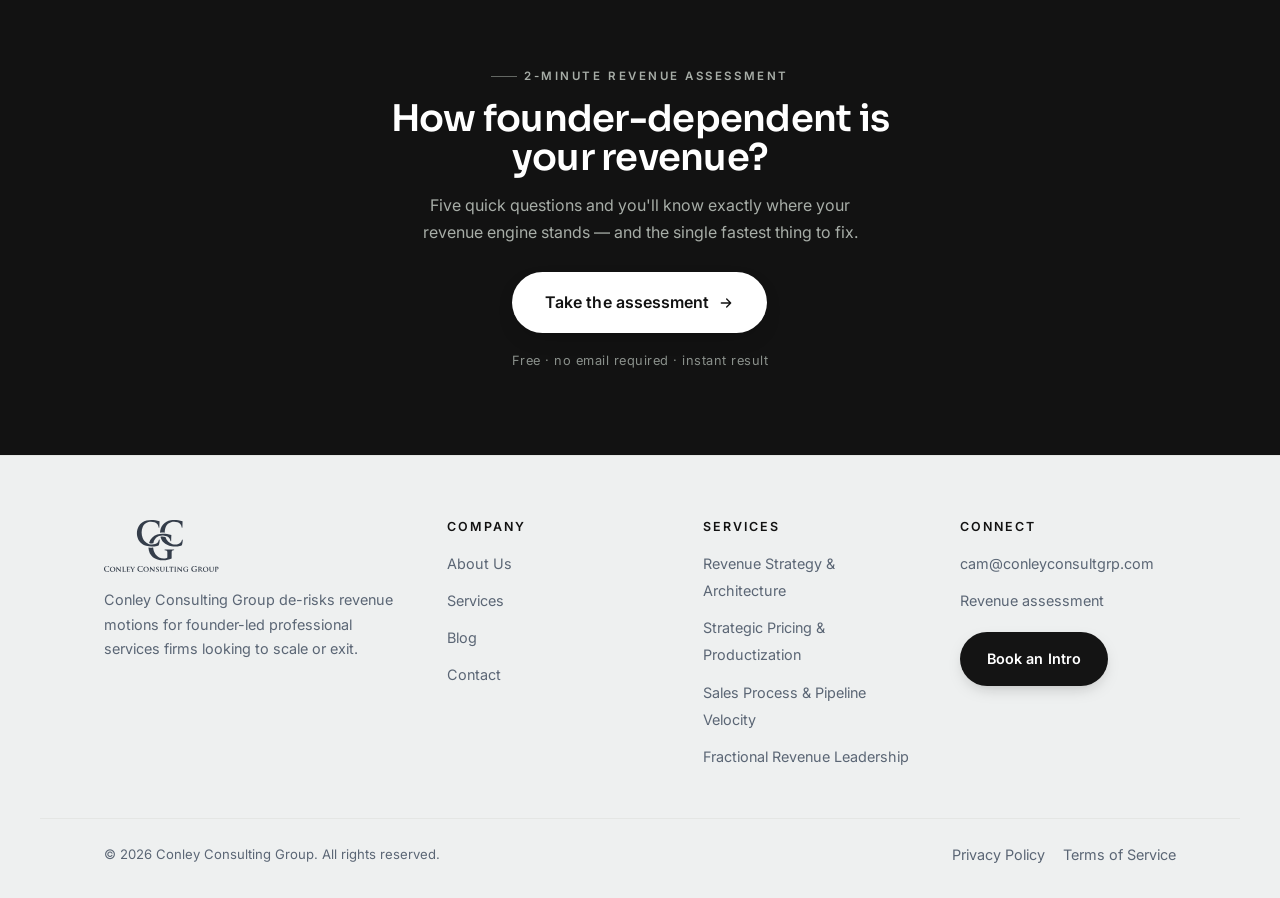
<file: about.html>
<!DOCTYPE html>
<html lang="en">
<head>
<meta charset="utf-8">
<meta name="viewport" content="width=device-width,initial-scale=1">
<title>About — Conley Consulting Group</title>
<meta name="description" content="Conley Consulting Group builds durable revenue systems for founder-led professional services firms — productizing expertise, refining pricing, and establishing a data-driven operating rhythm.">
<link rel="preconnect" href="https://fonts.googleapis.com">
<link rel="preconnect" href="https://fonts.gstatic.com" crossorigin>
<link href="https://fonts.googleapis.com/css2?family=Sora:wght@400;500;600;700&family=Inter:wght@400;500;600&display=swap" rel="stylesheet">
<link rel="stylesheet" href="assets/style.css">
<link rel="icon" href="data:image/svg+xml,%3Csvg xmlns='http://www.w3.org/2000/svg' viewBox='0 0 32 32'%3E%3Crect width='32' height='32' rx='7' fill='%23121212'/%3E%3Ctext x='16' y='22' font-family='Sora,sans-serif' font-size='14' font-weight='700' fill='%23ffffff' text-anchor='middle'%3EC%3C/text%3E%3C/svg%3E">
</head>
<body>
<div class="scroll-progress"></div>
<div class="topbar">Is your growth capped by your own bandwidth? <b>Move from founder-led sales to a predictable revenue engine.</b></div>

<header class="nav">
  <div class="nav__inner">
    <a class="nav__logo" href="index.html" aria-label="Conley Consulting Group — home">
      <img src="assets/conley-logo.png" alt="Conley Consulting Group">
    </a>
    <nav>
      <ul class="nav__links">
        <li><a href="index.html">Home</a></li>
        <li><a href="about.html">About Us</a></li>
        <li><a href="services.html">Services</a></li>
        <li><a href="blog.html">Blog</a></li>
        <li><a href="contact.html">Contact</a></li>
        <li><a class="btn" data-magnetic href="book.html">Book an Intro
          <svg viewBox="0 0 24 24" fill="none" stroke="currentColor" stroke-width="2" stroke-linecap="round" stroke-linejoin="round"><path d="M5 12h14M13 6l6 6-6 6"/></svg></a></li>
      </ul>
    </nav>
    <button class="nav__toggle" aria-label="Open menu" aria-expanded="false"><span></span></button>
  </div>
</header>

<section class="phero phero--left">
  <div class="hero__grain"></div>
  <div class="wrap">
    <span class="eyebrow">About Conley Consulting Group</span>
    <h1>We de-risk revenue for founder-led firms</h1>
    <p>For professional services firms looking to scale or exit, we replace unpredictable "time and materials" growth with high-margin, repeatable revenue streams.</p>
    <p style="margin-top:18px;font-size:.92rem"><a href="quiz.html" style="color:var(--ink);font-weight:600;border-bottom:1px solid var(--line)">See where your revenue engine stands → 2-min assessment</a></p>
  </div>
</section>

<a class="assessbar" href="quiz.html" aria-label="Take the 2-minute revenue assessment">
  <span class="assessbar__pill">
    <svg class="assessbar__spark" viewBox="0 0 24 24" fill="none" stroke="currentColor" stroke-width="2" stroke-linecap="round" stroke-linejoin="round"><path d="M13 2 3 14h9l-1 8 10-12h-9l1-8z"/></svg>
    <b>How founder-dependent is your revenue?</b>
    <span class="assessbar__cta">Take the 2-min assessment
      <svg viewBox="0 0 24 24" fill="none" stroke="currentColor" stroke-width="2.2" stroke-linecap="round" stroke-linejoin="round"><path d="M5 12h14M13 6l6 6-6 6"/></svg></span>
  </span>
</a>

<!-- mission -->
<section class="section bg-white">
  <div class="wrap align__grid">
    <div class="reveal">
      <span class="eyebrow">Our belief</span>
      <p class="align__statement mt-l">Durable growth comes from systems — not from how many hours the founder can personally sell.</p>
    </div>
    <div class="align__body reveal" data-d="1">
      <p>Rather than chasing short-term spikes, we build durable systems. Most professional services firms reach a ceiling where the founder's personal bandwidth becomes the primary bottleneck to revenue.</p>
      <p>We break that cycle by productizing your expertise, refining your pricing strategy, and establishing a data-driven operating rhythm that lets you step back from the daily grind of delivery — whether you're preparing for an eventual exit or reclaiming 20+ hours of your work week.</p>
    </div>
  </div>
</section>

<!-- team / working -->
<section class="section bg-mist">
  <div class="wrap split">
    <div class="split__media frame frame--wide reveal drift" data-drift="22">
      <img src="assets/team.jpg" alt="A team working through a growth plan together">
      <span class="frame__tag">Sales &amp; operations, aligned</span>
    </div>
    <div class="split__body reveal" data-d="1">
      <span class="eyebrow">Inside an engagement</span>
      <h2 class="h-md" style="margin:14px 0 16px">We work alongside your team, not around it</h2>
      <p>Every recommendation is built with the people who have to run it — your sales leads, your operators, your founder. We rebuild pipeline mechanics, align sales and operations, and coach reps toward higher-margin deals until the rhythm holds on its own.</p>
      <a class="card__link" href="services.html">See how we work
        <svg viewBox="0 0 24 24" fill="none" stroke="currentColor" stroke-width="2" stroke-linecap="round" stroke-linejoin="round"><path d="M5 12h14M13 6l6 6-6 6"/></svg></a>
    </div>
  </div>
</section>

<!-- founder -->
<section class="section founder bg-paper">
  <div class="wrap founder__grid">
    <div class="founder__photo reveal drift" data-drift="16" data-tilt>
      <img src="assets/founder.png" alt="Cam Conley, founder of Conley Consulting Group">
      <div class="founder__badge"><b>Cam Conley</b><span>Founder &amp; Fractional Revenue Lead</span></div>
    </div>
    <div class="founder__body reveal" data-d="1">
      <span class="eyebrow">Our Founder</span>
      <h2 class="h-lg mt-l">Cam Conley</h2>
      <p>I help founders turn high-effort growth into a structured revenue engine. My work sits at the intersection of strategy, funnel engineering, and pricing architecture — ensuring every moving part of your business works toward measurable, de-risked growth.</p>
      <p>I've refined this methodology across 200+ companies. The pattern is almost always the same: a talented founder, a strong reputation, and a growth model that quietly depends on them being in every important room. My job is to change that — carefully, with the numbers to prove it.</p>
      <a class="btn" data-magnetic href="book.html">Book an Intro
        <svg viewBox="0 0 24 24" fill="none" stroke="currentColor" stroke-width="2" stroke-linecap="round" stroke-linejoin="round"><path d="M5 12h14M13 6l6 6-6 6"/></svg></a>
    </div>
  </div>
</section>

<!-- principles -->
<section class="section bg-white">
  <div class="wrap">
    <div class="section-head reveal">
      <span class="eyebrow">How we work</span>
      <h2 class="h-lg">Four principles behind every engagement</h2>
    </div>
    <div class="steps reveal">
      <div class="step"><div><h3>Systems before tactics</h3><p>We fix the underlying revenue architecture first. Growth hacks layered on a misaligned system just leak faster.</p></div></div>
      <div class="step"><div><h3>Every change ties to a number</h3><p>Revenue, conversion, margin, cycle time. If we can't measure it, we don't claim it.</p></div></div>
      <div class="step"><div><h3>Productize the expertise</h3><p>We move your offer from commoditized hours to high-margin products with a repeatable sales process.</p></div></div>
      <div class="step"><div><h3>Take the founder off the critical path</h3><p>A data-driven operating rhythm so the engine runs — and scales — without you in every deal.</p></div></div>
    </div>
  </div>
</section>

<!-- who we help -->
<section class="section bg-paper">
  <div class="wrap">
    <div class="section-head reveal">
      <span class="eyebrow">Who we help</span>
      <h2 class="h-lg">Built for founder-led professional services</h2>
    </div>
    <div class="grid-3 reveal-list">
      <div class="card"><div class="card__icon"><svg viewBox="0 0 24 24" fill="none" stroke="currentColor" stroke-width="2" stroke-linecap="round" stroke-linejoin="round"><path d="M3 21h18"/><path d="M5 21V7l8-4v18"/><path d="M19 21V11l-6-4"/></svg></div><h3>Scaling toward $10M+</h3><p>Founder-led sales got you here; the next level needs an engine that runs without you in the room.</p></div>
      <div class="card"><div class="card__icon"><svg viewBox="0 0 24 24" fill="none" stroke="currentColor" stroke-width="2" stroke-linecap="round" stroke-linejoin="round"><path d="M12 2v20M2 12h20"/></svg></div><h3>Preparing for an exit</h3><p>Buyers pay for de-risked, transferable revenue — not a business that depends on the owner.</p></div>
      <div class="card"><div class="card__icon"><svg viewBox="0 0 24 24" fill="none" stroke="currentColor" stroke-width="2" stroke-linecap="round" stroke-linejoin="round"><path d="M12 6v6l4 2"/><circle cx="12" cy="12" r="10"/></svg></div><h3>Reclaiming your week</h3><p>Move away from unpredictable time &amp; materials and get 20+ hours back from the grind of delivery.</p></div>
    </div>
  </div>
</section>

<!-- what we see -->
<section class="section bg-white">
  <div class="wrap split">
    <div class="split__body reveal">
      <span class="eyebrow">The pattern we see</span>
      <h2 class="h-md" style="margin:14px 0 16px">Across 200+ firms, the bottleneck is almost always the same</h2>
      <p>A talented founder, a strong reputation, and a growth model that quietly runs through one person. As the engagement progresses, that dependency drops quarter by quarter — and the forecast gets tighter.</p>
      <div class="statline">
        <div><b data-count="200" data-suffix="+">200+</b><span>Firms refined</span></div>
        <div><b data-count="20" data-suffix="+ hrs">20+ hrs</b><span>Reclaimed weekly</span></div>
        <div><b data-count="25" data-suffix="–40%">25–40%</b><span>Revenue lift</span></div>
      </div>
    </div>
    <div class="split__media reveal" data-d="1">
      <span class="eyebrow" style="display:block;margin-bottom:14px">Founder dependency, by quarter</span>
      <div class="bars" role="img" aria-label="Founder dependency falling across quarters">
        <i style="--h:94%"></i><i style="--h:78%"></i><i style="--h:60%"></i><i style="--h:42%"></i><i style="--h:24%"></i>
      </div>
      <div style="display:flex;justify-content:space-between;margin-top:10px;font-size:.74rem;color:var(--text-dim);letter-spacing:.04em">
        <span>Q1</span><span>Q2</span><span>Q3</span><span>Q4</span><span>Q5</span>
      </div>
    </div>
  </div>
</section>

<!-- quote -->
<section class="section quote">
  <div class="wrap quote__card reveal">
    <span class="stars" aria-label="5 out of 5 stars">
      <svg viewBox="0 0 24 24"><path d="M12 2l3.09 6.26L22 9.27l-5 4.87 1.18 6.88L12 17.77l-6.18 3.25L7 14.14 2 9.27l6.91-1.01L12 2z"/></svg>
      <svg viewBox="0 0 24 24"><path d="M12 2l3.09 6.26L22 9.27l-5 4.87 1.18 6.88L12 17.77l-6.18 3.25L7 14.14 2 9.27l6.91-1.01L12 2z"/></svg>
      <svg viewBox="0 0 24 24"><path d="M12 2l3.09 6.26L22 9.27l-5 4.87 1.18 6.88L12 17.77l-6.18 3.25L7 14.14 2 9.27l6.91-1.01L12 2z"/></svg>
      <svg viewBox="0 0 24 24"><path d="M12 2l3.09 6.26L22 9.27l-5 4.87 1.18 6.88L12 17.77l-6.18 3.25L7 14.14 2 9.27l6.91-1.01L12 2z"/></svg>
      <svg viewBox="0 0 24 24"><path d="M12 2l3.09 6.26L22 9.27l-5 4.87 1.18 6.88L12 17.77l-6.18 3.25L7 14.14 2 9.27l6.91-1.01L12 2z"/></svg>
    </span>
    <p class="quote__text">Cam brought the exact executive-level sales structure and accountability we needed to scale. He rebuilt our pipeline mechanics, aligned our sales and operations teams, and coached our reps to drive significantly higher-margin deals.</p>
    <p class="quote__by"><b>Peter Yobo</b> — Founder, J297 Enterprises</p>
  </div>
</section>

<!-- CTA -->
<section class="section ctaband">
  <img class="ctaband__bg" src="assets/meeting.jpg" alt="">
  <div class="wrap reveal">
    <span class="eyebrow">Let's build your revenue engine</span>
    <h2 class="mt-l">Stop managing the bottleneck. Start scaling the asset.</h2>
    <p>Whether you need a one-time strategic roadmap or ongoing fractional leadership, we focus on the mechanics of growth so you can focus on your vision.</p>
    <a class="btn btn--lg" data-magnetic href="book.html">Book an Intro
      <svg viewBox="0 0 24 24" fill="none" stroke="currentColor" stroke-width="2" stroke-linecap="round" stroke-linejoin="round"><path d="M5 12h14M13 6l6 6-6 6"/></svg></a>
    <div class="ctaband__stats">
      <div><b>60 min</b><span>Discovery call</span></div>
      <div><b>24–48h</b><span>Response time</span></div>
      <div><b>$0</b><span>No commitment</span></div>
    </div>
  </div>
</section>

<section class="qpush">
  <div class="wrap reveal">
    <span class="eyebrow" style="justify-content:center;color:#a7ada7">2-minute revenue assessment</span>
    <h3>How founder-dependent is your revenue?</h3>
    <p>Five quick questions and you'll know exactly where your revenue engine stands — and the single fastest thing to fix.</p>
    <a class="btn btn--light btn--lg" data-magnetic href="quiz.html">Take the assessment
      <svg viewBox="0 0 24 24" fill="none" stroke="currentColor" stroke-width="2" stroke-linecap="round" stroke-linejoin="round"><path d="M5 12h14M13 6l6 6-6 6"/></svg></a>
    <div class="qpush__meta">Free · no email required · instant result</div>
  </div>
</section>

<footer class="footer">
  <div class="wrap footer__grid">
    <div class="footer__brand">
      <img src="assets/footer-logo.svg" alt="Conley Consulting Group">
      <p>Conley Consulting Group de-risks revenue motions for founder-led professional services firms looking to scale or exit.</p>
    </div>
    <div><h4>Company</h4><ul><li><a href="about.html">About Us</a></li><li><a href="services.html">Services</a></li><li><a href="blog.html">Blog</a></li><li><a href="contact.html">Contact</a></li></ul></div>
    <div><h4>Services</h4><ul><li><a href="services.html">Revenue Strategy &amp; Architecture</a></li><li><a href="services.html">Strategic Pricing &amp; Productization</a></li><li><a href="services.html">Sales Process &amp; Pipeline Velocity</a></li><li><a href="services.html">Fractional Revenue Leadership</a></li></ul></div>
    <div><h4>Connect</h4><ul><li><a href="mailto:cam@conleyconsultgrp.com">cam@conleyconsultgrp.com</a></li><li><a href="quiz.html">Revenue assessment</a></li><li><a class="btn" data-magnetic href="book.html" style="margin-top:8px">Book an Intro</a></li></ul></div>
  </div>
  <div class="wrap footer__bottom">
    <span>© <span data-year>2026</span> Conley Consulting Group. All rights reserved.</span>
    <span><a href="#">Privacy Policy</a><a href="#">Terms of Service</a></span>
  </div>
</footer>

<script src="assets/app.js"></script>
</body>
</html>
</file>
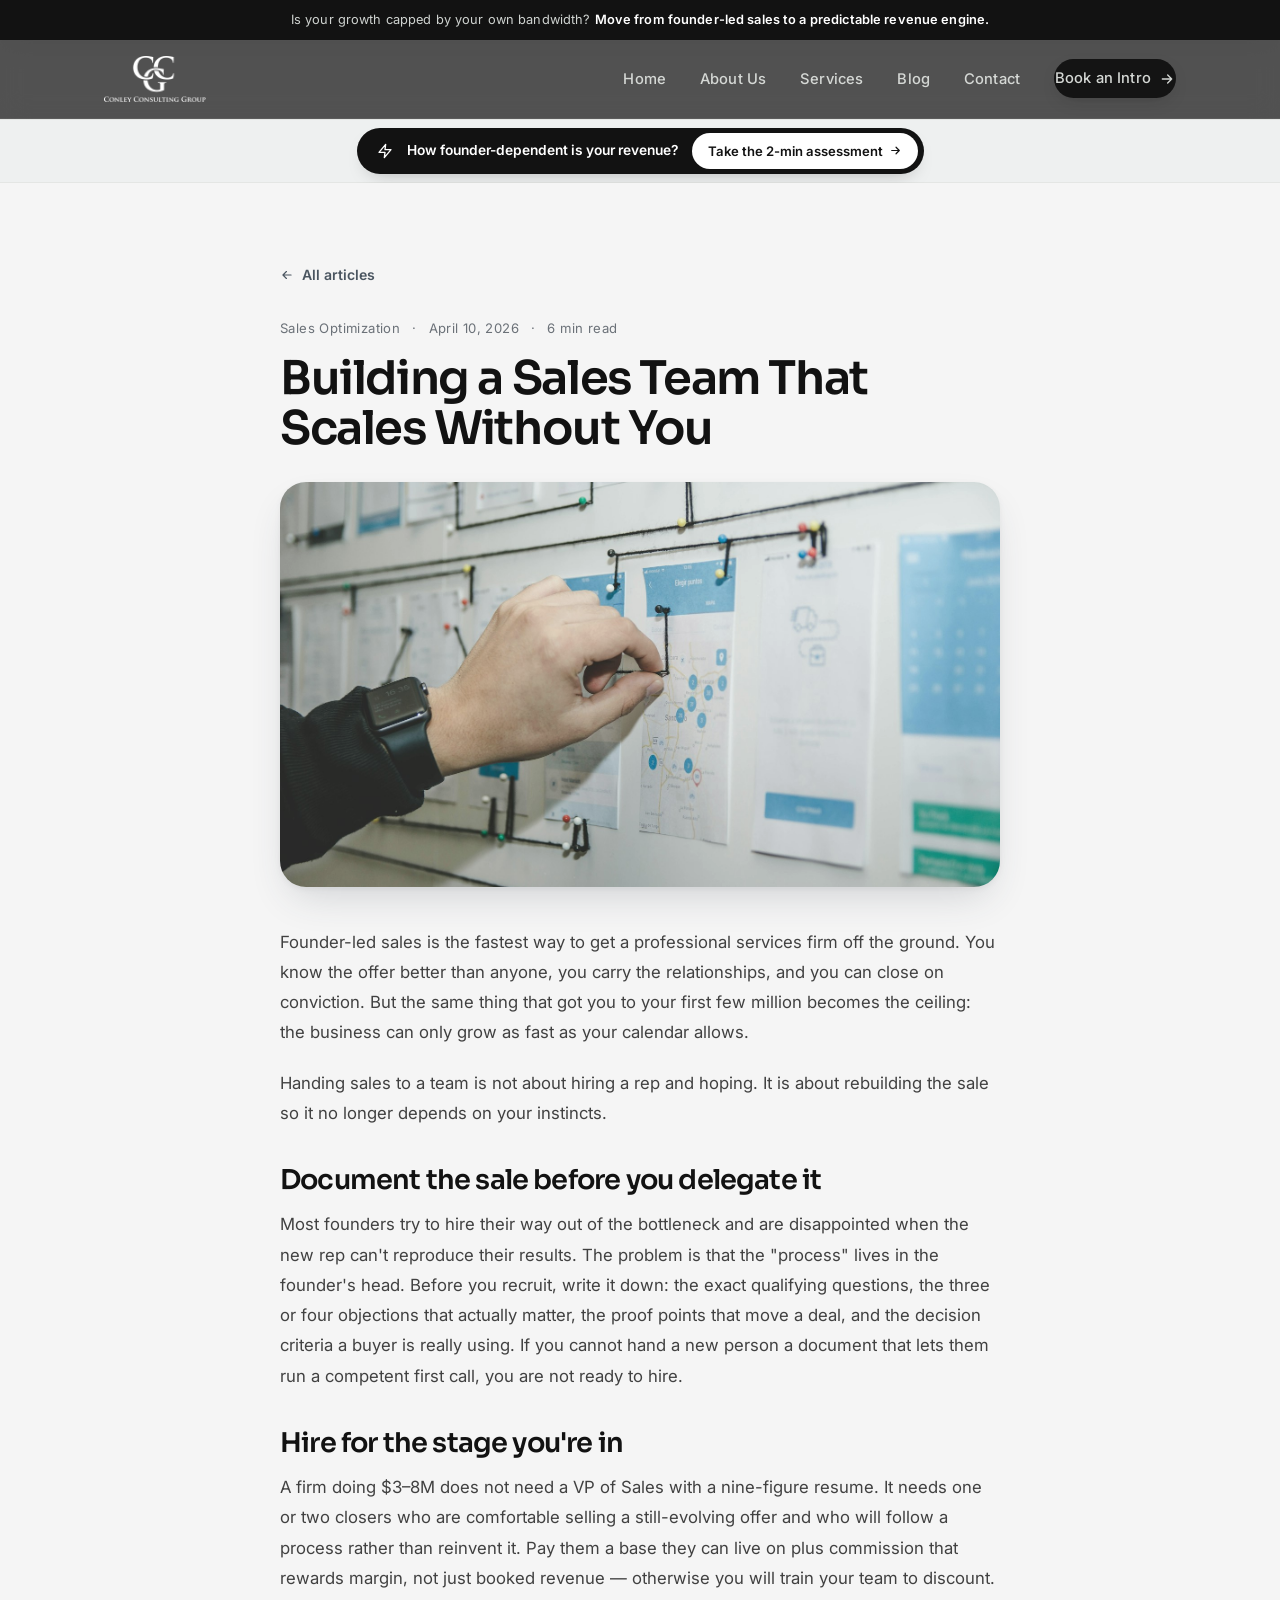
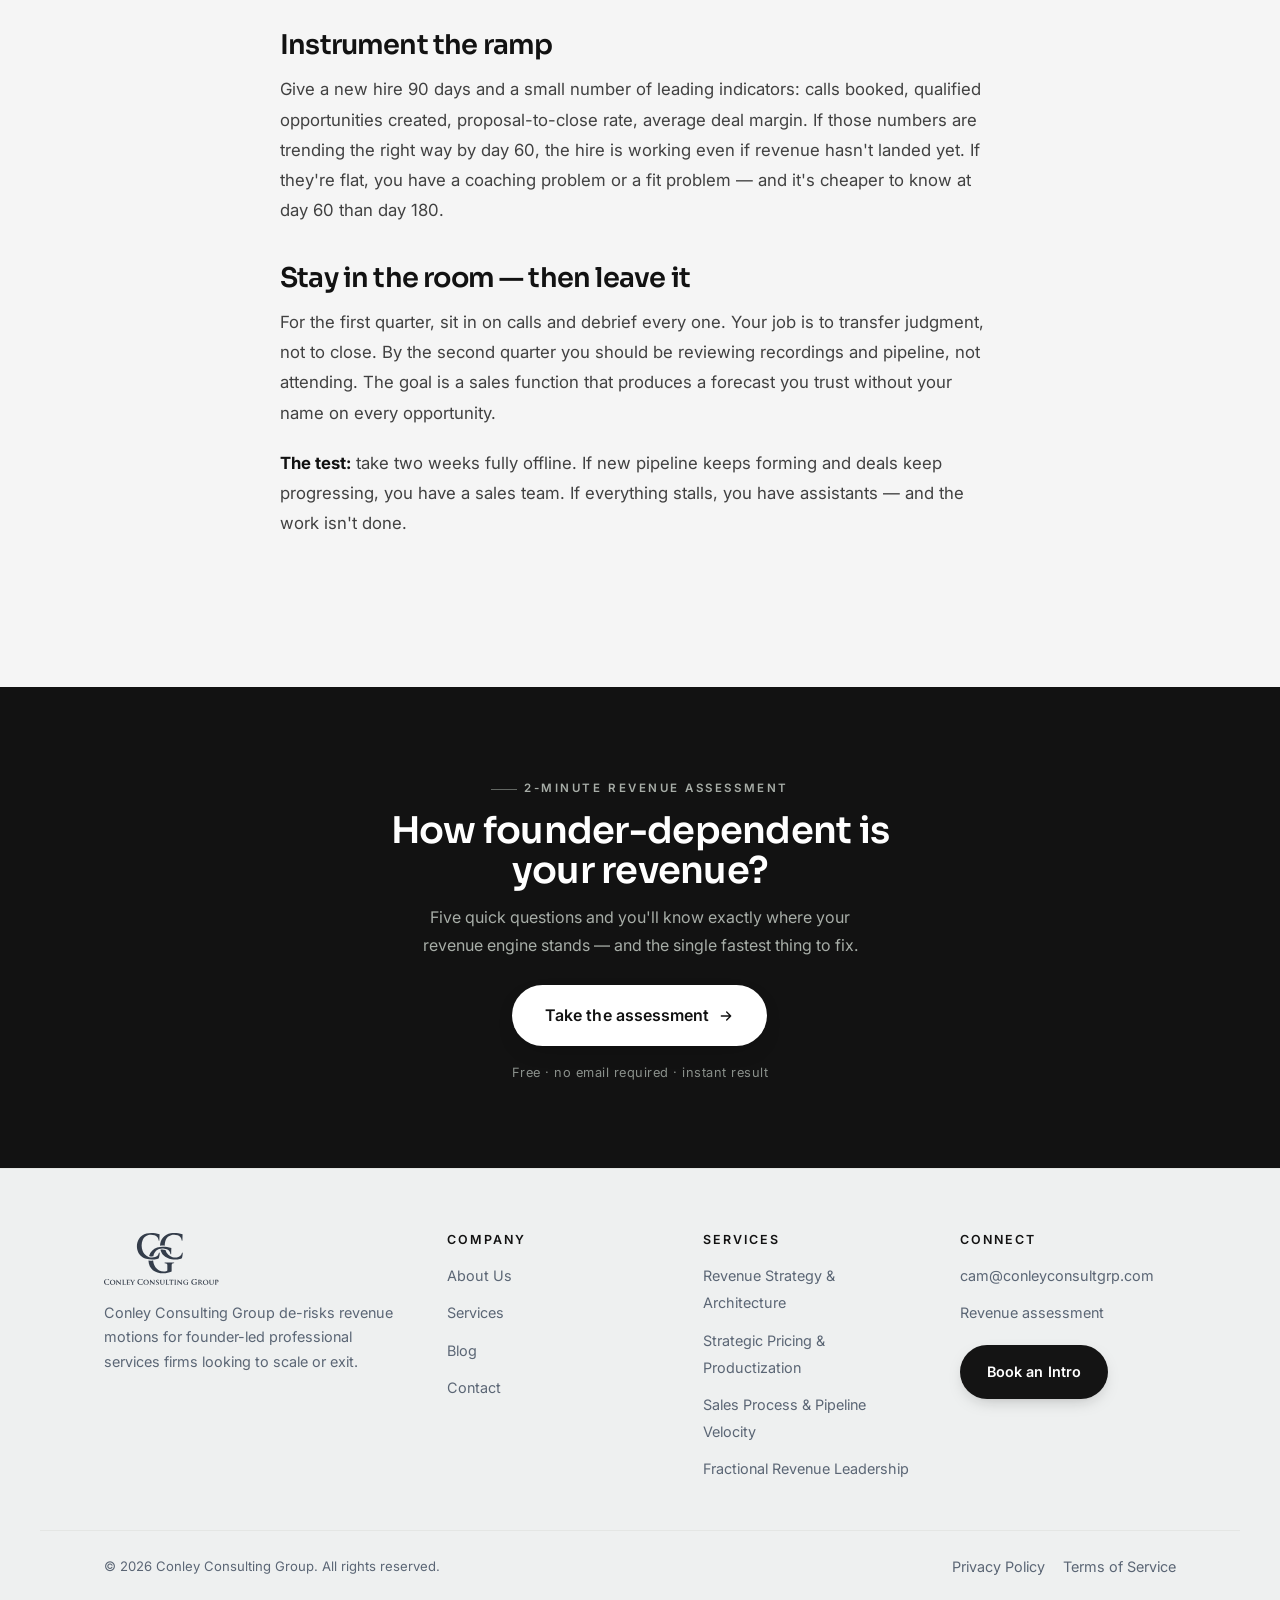
<file: article.html>
<!DOCTYPE html>
<html lang="en">
<head>
<meta charset="utf-8">
<meta name="viewport" content="width=device-width,initial-scale=1">
<title>Revenue Intelligence — Conley Consulting Group</title>
<meta name="description" content="Actionable strategies for growth-stage companies building scalable revenue systems.">
<link rel="preconnect" href="https://fonts.googleapis.com">
<link rel="preconnect" href="https://fonts.gstatic.com" crossorigin>
<link href="https://fonts.googleapis.com/css2?family=Sora:wght@400;500;600;700&family=Inter:wght@400;500;600&display=swap" rel="stylesheet">
<link rel="stylesheet" href="assets/style.css">
<link rel="icon" href="data:image/svg+xml,%3Csvg xmlns='http://www.w3.org/2000/svg' viewBox='0 0 32 32'%3E%3Crect width='32' height='32' rx='7' fill='%23121212'/%3E%3Ctext x='16' y='22' font-family='Sora,sans-serif' font-size='14' font-weight='700' fill='%23ffffff' text-anchor='middle'%3EC%3C/text%3E%3C/svg%3E">
</head>
<body>
<div class="scroll-progress"></div>
<div class="topbar">Is your growth capped by your own bandwidth? <b>Move from founder-led sales to a predictable revenue engine.</b></div>

<header class="nav">
  <div class="nav__inner">
    <a class="nav__logo" href="index.html" aria-label="Conley Consulting Group — home">
      <img src="assets/conley-logo.png" alt="Conley Consulting Group">
    </a>
    <nav>
      <ul class="nav__links">
        <li><a href="index.html">Home</a></li>
        <li><a href="about.html">About Us</a></li>
        <li><a href="services.html">Services</a></li>
        <li><a href="blog.html">Blog</a></li>
        <li><a href="contact.html">Contact</a></li>
        <li><a class="btn" data-magnetic href="book.html">Book an Intro
          <svg viewBox="0 0 24 24" fill="none" stroke="currentColor" stroke-width="2" stroke-linecap="round" stroke-linejoin="round"><path d="M5 12h14M13 6l6 6-6 6"/></svg></a></li>
      </ul>
    </nav>
    <button class="nav__toggle" aria-label="Open menu" aria-expanded="false"><span></span></button>
  </div>
</header>

<a class="assessbar" href="quiz.html" aria-label="Take the 2-minute revenue assessment">
  <span class="assessbar__pill">
    <svg class="assessbar__spark" viewBox="0 0 24 24" fill="none" stroke="currentColor" stroke-width="2" stroke-linecap="round" stroke-linejoin="round"><path d="M13 2 3 14h9l-1 8 10-12h-9l1-8z"/></svg>
    <b>How founder-dependent is your revenue?</b>
    <span class="assessbar__cta">Take the 2-min assessment
      <svg viewBox="0 0 24 24" fill="none" stroke="currentColor" stroke-width="2.2" stroke-linecap="round" stroke-linejoin="round"><path d="M5 12h14M13 6l6 6-6 6"/></svg></span>
  </span>
</a>


<section class="section bg-paper" style="padding-top:clamp(48px,7vw,80px)">
  <div class="wrap">
    <div id="articles">

      <!-- ============ 1 · SALES TEAM ============ -->
      <article class="article" data-slug="sales-team">
        <a class="article__back" href="blog.html"><svg viewBox="0 0 24 24" fill="none" stroke="currentColor" stroke-width="2" stroke-linecap="round" stroke-linejoin="round"><path d="M5 12h14M13 6l6 6-6 6"/></svg> All articles</a>
        <div class="article__meta"><span>Sales Optimization</span><span>·</span><span>April 10, 2026</span><span>·</span><span>6 min read</span></div>
        <h1>Building a Sales Team That Scales Without You</h1>
        <div class="article__hero"><img src="assets/strategy.jpg" alt=""></div>
        <div class="article__body">
          <p>Founder-led sales is the fastest way to get a professional services firm off the ground. You know the offer better than anyone, you carry the relationships, and you can close on conviction. But the same thing that got you to your first few million becomes the ceiling: the business can only grow as fast as your calendar allows.</p>
          <p>Handing sales to a team is not about hiring a rep and hoping. It is about rebuilding the sale so it no longer depends on your instincts.</p>
          <h2>Document the sale before you delegate it</h2>
          <p>Most founders try to hire their way out of the bottleneck and are disappointed when the new rep can't reproduce their results. The problem is that the "process" lives in the founder's head. Before you recruit, write it down: the exact qualifying questions, the three or four objections that actually matter, the proof points that move a deal, and the decision criteria a buyer is really using. If you cannot hand a new person a document that lets them run a competent first call, you are not ready to hire.</p>
          <h2>Hire for the stage you're in</h2>
          <p>A firm doing $3–8M does not need a VP of Sales with a nine-figure resume. It needs one or two closers who are comfortable selling a still-evolving offer and who will follow a process rather than reinvent it. Pay them a base they can live on plus commission that rewards margin, not just booked revenue — otherwise you will train your team to discount.</p>
          <h2>Instrument the ramp</h2>
          <p>Give a new hire 90 days and a small number of leading indicators: calls booked, qualified opportunities created, proposal-to-close rate, average deal margin. If those numbers are trending the right way by day 60, the hire is working even if revenue hasn't landed yet. If they're flat, you have a coaching problem or a fit problem — and it's cheaper to know at day 60 than day 180.</p>
          <h2>Stay in the room — then leave it</h2>
          <p>For the first quarter, sit in on calls and debrief every one. Your job is to transfer judgment, not to close. By the second quarter you should be reviewing recordings and pipeline, not attending. The goal is a sales function that produces a forecast you trust without your name on every opportunity.</p>
          <p><strong>The test:</strong> take two weeks fully offline. If new pipeline keeps forming and deals keep progressing, you have a sales team. If everything stalls, you have assistants — and the work isn't done.</p>
        </div>
      </article>

      <!-- ============ 2 · RETENTION ============ -->
      <article class="article" data-slug="retention" hidden>
        <a class="article__back" href="blog.html"><svg viewBox="0 0 24 24" fill="none" stroke="currentColor" stroke-width="2" stroke-linecap="round" stroke-linejoin="round"><path d="M5 12h14M13 6l6 6-6 6"/></svg> All articles</a>
        <div class="article__meta"><span>Retention</span><span>·</span><span>February 4, 2026</span><span>·</span><span>6 min read</span></div>
        <h1>Customer Retention: The Hidden Revenue Multiplier</h1>
        <div class="article__hero"><img src="assets/retention.jpg" alt=""></div>
        <div class="article__body">
          <p>Most firms spend roughly 80% of their growth energy on acquisition and 20% on keeping the clients they already won. For a professional services business, that ratio is almost exactly backwards.</p>
          <p>A retained client is already sold. They know your team, they trust your judgment, and the cost to serve them drops every quarter as the working relationship matures. Revenue from that client is the highest-margin revenue in the business — and the most predictable.</p>
          <h2>Retention is a design problem, not a loyalty problem</h2>
          <p>Clients don't leave because they stopped liking you. They leave because the engagement drifted: the original goal was hit and nobody defined the next one, the point of contact changed, or the value became invisible because nothing was reported. Each of those is fixable with structure.</p>
          <ul>
            <li><strong>Define the next outcome before the current one lands.</strong> Every engagement should have a "what's next" conversation scheduled, not improvised.</li>
            <li><strong>Report value on a fixed cadence.</strong> A short monthly note on what moved — revenue, margin, hours saved — keeps your impact from becoming background noise.</li>
            <li><strong>Map the relationship, not just the account.</strong> If one person leaving the client's org would end the contract, you have a single point of failure. Build a second and third relationship deliberately.</li>
          </ul>
          <h2>Productize the renewal</h2>
          <p>Renewals that are negotiated from scratch every year invite churn. Package the ongoing relationship into a clear tier — scope, cadence, price — so continuing is the default and leaving is the decision that requires effort.</p>
          <h2>The math</h2>
          <p>If your average client stays 18 months, extending that to 30 doesn't add 66% more revenue from each client — it adds far more, because you're not paying acquisition costs again and the later months carry the highest margin. Move retention from an afterthought to a system and it becomes the cheapest growth lever you have.</p>
        </div>
      </article>

      <!-- ============ 3 · VALUE-BASED PRICING ============ -->
      <article class="article" data-slug="value-based-pricing" hidden>
        <a class="article__back" href="blog.html"><svg viewBox="0 0 24 24" fill="none" stroke="currentColor" stroke-width="2" stroke-linecap="round" stroke-linejoin="round"><path d="M5 12h14M13 6l6 6-6 6"/></svg> All articles</a>
        <div class="article__meta"><span>Pricing</span><span>·</span><span>January 7, 2026</span><span>·</span><span>9 min read</span></div>
        <h1>Value-Based Pricing: Stop Leaving Money on the Table</h1>
        <div class="article__hero"><img src="assets/pricing.jpg" alt=""></div>
        <div class="article__body">
          <p>If your prices are built from your costs plus a margin, or benchmarked against what competitors charge, you are almost certainly undercharging — often by 30 to 50%. Both methods anchor your price to your inputs. Buyers don't pay for your inputs. They pay for the outcome.</p>
          <h2>Start from the value, not the effort</h2>
          <p>Before quoting, get specific about what the engagement is worth to the client: the revenue it unlocks, the cost it removes, the risk it retires, the time it gives back to the founder. A pricing engagement that adds $1.5M of enterprise value should not be priced like 40 hours of work. When the number is framed against the outcome, a fee that felt aggressive on a timesheet looks obvious.</p>
          <h2>Replace hours with packages</h2>
          <p>Hourly and "time and materials" pricing punishes you for being efficient and caps your income at your capacity. Productized packages — a fixed scope, a fixed price, a fixed outcome — break that link. They also make the sale faster, because the buyer is choosing between clear options instead of interrogating a line-item estimate.</p>
          <h2>Offer three options, not one</h2>
          <p>A single price is a yes/no decision. Three tiers turn the conversation into "which one," and most buyers self-select the middle. The top tier does two jobs: it anchors the others and it captures the clients for whom price was never the constraint.</p>
          <h2>Raise prices on a schedule</h2>
          <p>Firms that only revisit pricing when cash gets tight are always behind. Put a price review on the calendar twice a year. Raise new-client rates first, grandfather existing clients for a defined period, and use the reporting cadence from your retention system to make the increase land as "we've earned this," not "costs went up."</p>
          <h2>Expect — and welcome — a few lost deals</h2>
          <p>If nobody ever balks at your price, it's too low. A healthy close rate on value-based pricing sits well below 100%. The deals you lose on price were usually the ones that would have been unprofitable to serve anyway.</p>
        </div>
      </article>

      <!-- ============ 4 · FUNNEL OPTIMIZATION ============ -->
      <article class="article" data-slug="funnel-optimization" hidden>
        <a class="article__back" href="blog.html"><svg viewBox="0 0 24 24" fill="none" stroke="currentColor" stroke-width="2" stroke-linecap="round" stroke-linejoin="round"><path d="M5 12h14M13 6l6 6-6 6"/></svg> All articles</a>
        <div class="article__meta"><span>Marketing</span><span>·</span><span>December 15, 2025</span><span>·</span><span>6 min read</span></div>
        <h1>Funnel Optimization: Going Beyond the Basics</h1>
        <div class="article__hero"><img src="assets/analytics.jpg" alt=""></div>
        <div class="article__body">
          <p>You have a funnel. Traffic comes in, some of it turns into leads, some of those become clients. It works — sort of. Moving from "sort of" to a machine that compounds is less about new tactics and more about knowing precisely where the funnel leaks.</p>
          <h2>Measure stage-to-stage, not top-to-bottom</h2>
          <p>An overall conversion rate hides the problem. Break the funnel into its real transitions — visitor to lead, lead to qualified call, call to proposal, proposal to close — and measure each one. The worst-performing transition is your highest-leverage fix, and it's rarely the one you assumed.</p>
          <h2>Fix friction before you add volume</h2>
          <p>Pouring more traffic into a funnel that converts poorly just makes the leak bigger. If your proposal-to-close rate is 20%, doubling traffic doubles the number of proposals you write for deals you won't win. Tighten the weak transition first; then scale the top.</p>
          <h2>Align the message across the whole path</h2>
          <p>Prospects lose confidence when the ad, the landing page, the first call, and the proposal each describe the offer slightly differently. Write the core promise once — the problem, the mechanism, the outcome — and make every step of the funnel repeat it in the buyer's language.</p>
          <h2>Instrument the human steps</h2>
          <p>Most firms track the website and stop measuring the moment a human gets involved. Yet the call and the proposal are where the money is won or lost. Record calls, tag why deals stall, and review proposals that didn't close. That data is the roadmap.</p>
          <h2>Run one test at a time</h2>
          <p>Compounding comes from a disciplined cycle: pick the weakest transition, form one hypothesis, change one thing, measure for a fixed window, keep or revert. Small wins stacked every month beat a big redesign once a year.</p>
        </div>
      </article>

      <!-- ============ 5 · FRACTIONAL LEADERSHIP ============ -->
      <article class="article" data-slug="fractional-leadership" hidden>
        <a class="article__back" href="blog.html"><svg viewBox="0 0 24 24" fill="none" stroke="currentColor" stroke-width="2" stroke-linecap="round" stroke-linejoin="round"><path d="M5 12h14M13 6l6 6-6 6"/></svg> All articles</a>
        <div class="article__meta"><span>Leadership</span><span>·</span><span>December 1, 2025</span><span>·</span><span>5 min read</span></div>
        <h1>Fractional Leadership: When It Makes Sense — and When It Doesn't</h1>
        <div class="article__hero"><img src="assets/meeting.jpg" alt=""></div>
        <div class="article__body">
          <p>Not every growth-stage firm needs a full-time revenue executive. But almost every one needs revenue leadership — someone accountable for the mechanics of how the business grows. The fractional model exists to fill that gap without a six-figure hire the firm isn't ready for.</p>
          <h2>When it fits</h2>
          <ul>
            <li><strong>The founder is the revenue function.</strong> Strategy, pricing, pipeline and forecasting all run through one person who is also delivering the work.</li>
            <li><strong>There's a system to build, not just a seat to fill.</strong> The value is in designing the pricing, the pipeline and the operating rhythm — work that's front-loaded and doesn't need 40 hours a week forever.</li>
            <li><strong>You want senior judgment now.</strong> A fractional lead brings patterns from dozens of companies immediately, where a full-time hire at this stage would be learning on your budget.</li>
          </ul>
          <h2>When it doesn't</h2>
          <ul>
            <li><strong>You need daily execution.</strong> If the real gap is someone to run reps, chase deals and manage a CRM every day, that's an employee, not a fractional engagement.</li>
            <li><strong>Nobody internal can carry it forward.</strong> Fractional works when there's someone on your team to hand the system to. Without that, you're renting a dependency.</li>
            <li><strong>The problem is delivery, not revenue.</strong> Fractional revenue leadership won't fix a capacity or quality issue in how the work gets done.</li>
          </ul>
          <h2>How to structure it</h2>
          <p>The strongest engagements start with a defined build phase — architecture, pricing, pipeline design, operating cadence — then taper to a lighter ongoing role: reviewing the forecast, coaching the team, and keeping the rhythm honest. The measure of success is that your dependency on the fractional lead goes down over time, not up.</p>
        </div>
      </article>

    </div>
  </div>
</section>

<section class="qpush">
  <div class="wrap">
    <span class="eyebrow" style="justify-content:center;color:#a7ada7">2-minute revenue assessment</span>
    <h3>How founder-dependent is your revenue?</h3>
    <p>Five quick questions and you'll know exactly where your revenue engine stands — and the single fastest thing to fix.</p>
    <a class="btn btn--light btn--lg" data-magnetic href="quiz.html">Take the assessment
      <svg viewBox="0 0 24 24" fill="none" stroke="currentColor" stroke-width="2" stroke-linecap="round" stroke-linejoin="round"><path d="M5 12h14M13 6l6 6-6 6"/></svg></a>
    <div class="qpush__meta">Free · no email required · instant result</div>
  </div>
</section>

<footer class="footer">
  <div class="wrap footer__grid">
    <div class="footer__brand">
      <img src="assets/footer-logo.svg" alt="Conley Consulting Group">
      <p>Conley Consulting Group de-risks revenue motions for founder-led professional services firms looking to scale or exit.</p>
    </div>
    <div><h4>Company</h4><ul><li><a href="about.html">About Us</a></li><li><a href="services.html">Services</a></li><li><a href="blog.html">Blog</a></li><li><a href="contact.html">Contact</a></li></ul></div>
    <div><h4>Services</h4><ul><li><a href="services.html">Revenue Strategy &amp; Architecture</a></li><li><a href="services.html">Strategic Pricing &amp; Productization</a></li><li><a href="services.html">Sales Process &amp; Pipeline Velocity</a></li><li><a href="services.html">Fractional Revenue Leadership</a></li></ul></div>
    <div><h4>Connect</h4><ul><li><a href="mailto:cam@conleyconsultgrp.com">cam@conleyconsultgrp.com</a></li><li><a href="quiz.html">Revenue assessment</a></li><li><a class="btn" data-magnetic href="book.html" style="margin-top:8px">Book an Intro</a></li></ul></div>
  </div>
  <div class="wrap footer__bottom">
    <span>© <span data-year>2026</span> Conley Consulting Group. All rights reserved.</span>
    <span><a href="#">Privacy Policy</a><a href="#">Terms of Service</a></span>
  </div>
</footer>

<script src="assets/app.js"></script>
</body>
</html>
</file>
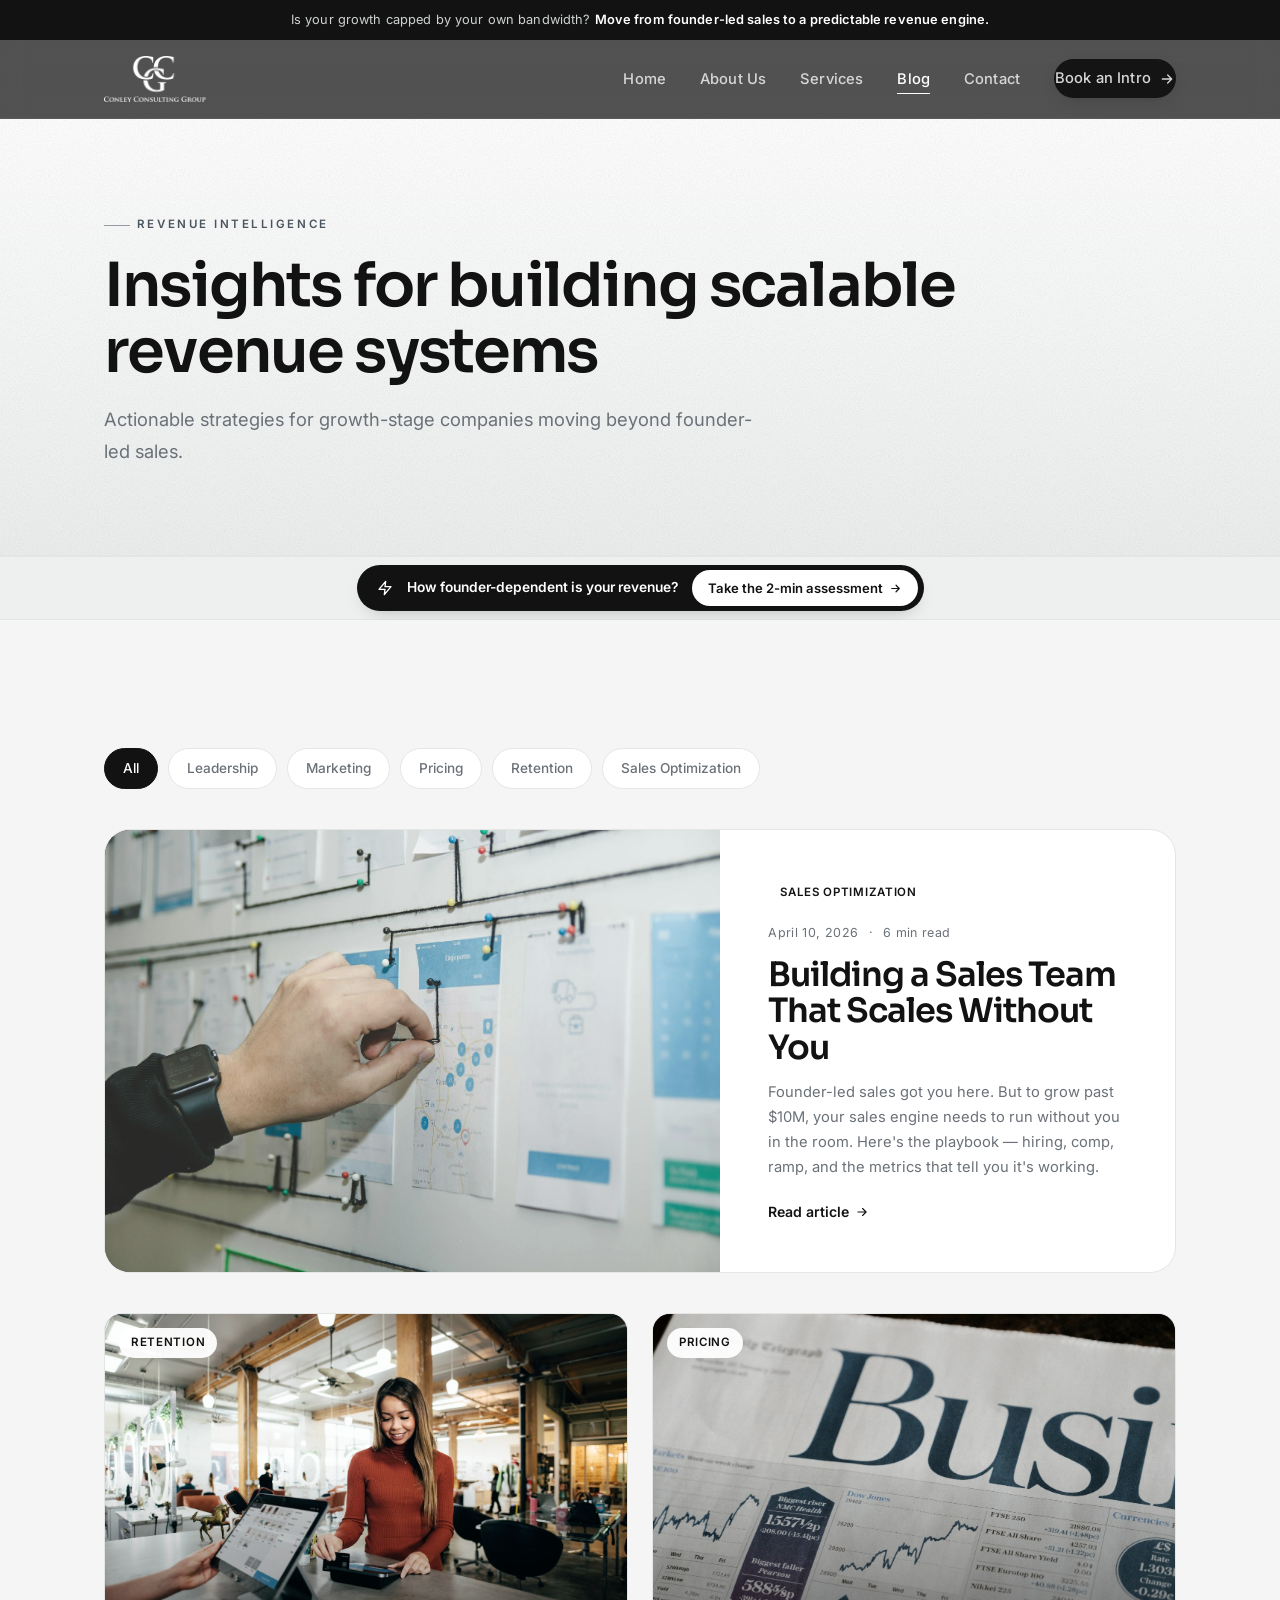
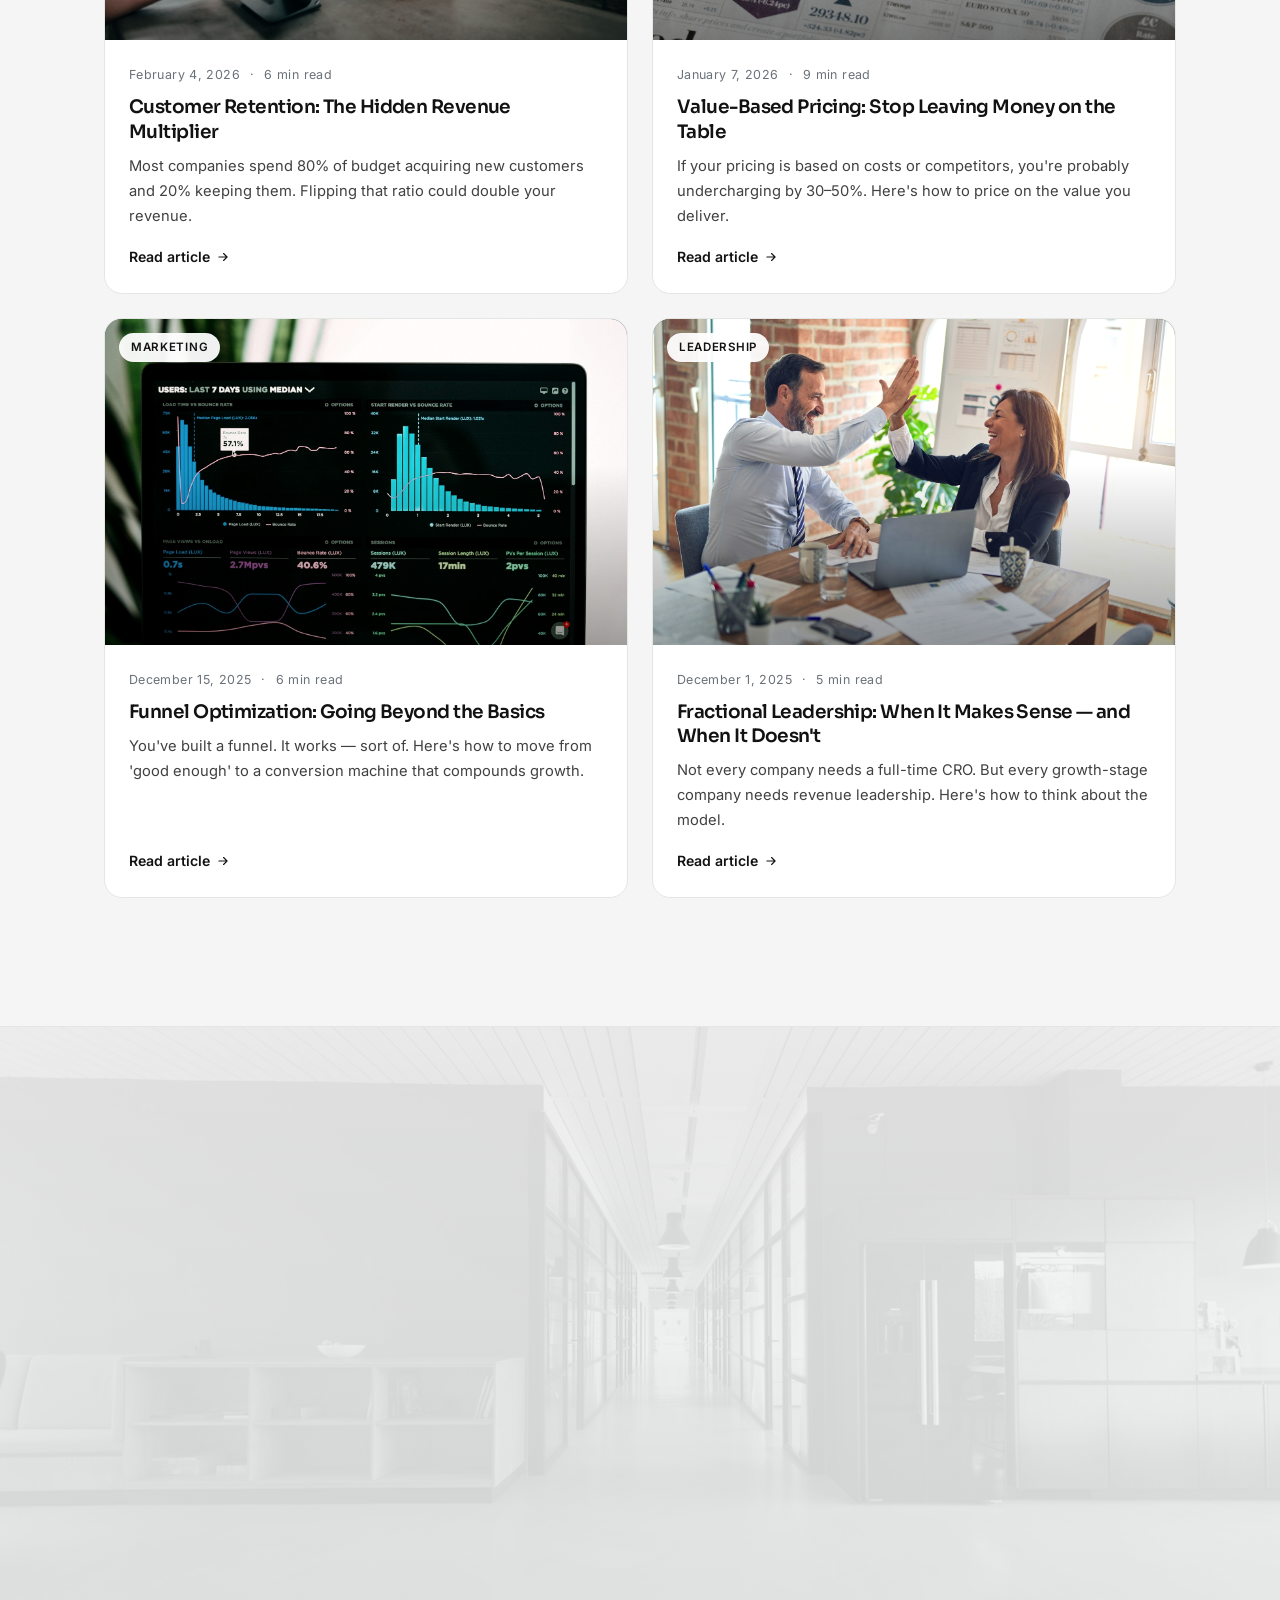
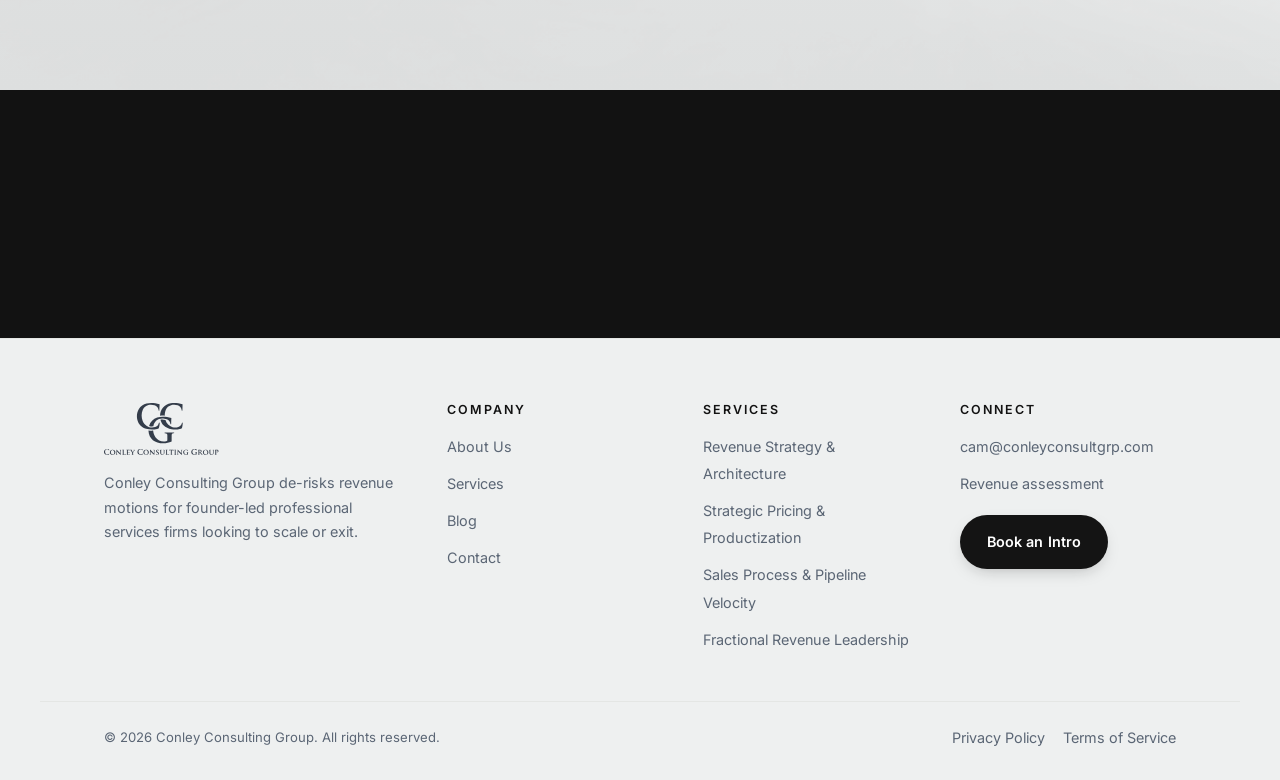
<file: blog.html>
<!DOCTYPE html>
<html lang="en">
<head>
<meta charset="utf-8">
<meta name="viewport" content="width=device-width,initial-scale=1">
<title>Revenue Intelligence — Conley Consulting Group Blog</title>
<meta name="description" content="Actionable strategies and insights for growth-stage companies building scalable revenue systems.">
<link rel="preconnect" href="https://fonts.googleapis.com">
<link rel="preconnect" href="https://fonts.gstatic.com" crossorigin>
<link href="https://fonts.googleapis.com/css2?family=Sora:wght@400;500;600;700&family=Inter:wght@400;500;600&display=swap" rel="stylesheet">
<link rel="stylesheet" href="assets/style.css">
<link rel="icon" href="data:image/svg+xml,%3Csvg xmlns='http://www.w3.org/2000/svg' viewBox='0 0 32 32'%3E%3Crect width='32' height='32' rx='7' fill='%23121212'/%3E%3Ctext x='16' y='22' font-family='Sora,sans-serif' font-size='14' font-weight='700' fill='%23ffffff' text-anchor='middle'%3EC%3C/text%3E%3C/svg%3E">
</head>
<body>
<div class="scroll-progress"></div>
<div class="topbar">Is your growth capped by your own bandwidth? <b>Move from founder-led sales to a predictable revenue engine.</b></div>

<header class="nav">
  <div class="nav__inner">
    <a class="nav__logo" href="index.html" aria-label="Conley Consulting Group — home">
      <img src="assets/conley-logo.png" alt="Conley Consulting Group">
    </a>
    <nav>
      <ul class="nav__links">
        <li><a href="index.html">Home</a></li>
        <li><a href="about.html">About Us</a></li>
        <li><a href="services.html">Services</a></li>
        <li><a href="blog.html">Blog</a></li>
        <li><a href="contact.html">Contact</a></li>
        <li><a class="btn" data-magnetic href="book.html">Book an Intro
          <svg viewBox="0 0 24 24" fill="none" stroke="currentColor" stroke-width="2" stroke-linecap="round" stroke-linejoin="round"><path d="M5 12h14M13 6l6 6-6 6"/></svg></a></li>
      </ul>
    </nav>
    <button class="nav__toggle" aria-label="Open menu" aria-expanded="false"><span></span></button>
  </div>
</header>

<section class="phero phero--left phero--slim">
  <div class="hero__grain"></div>
  <div class="wrap">
    <span class="eyebrow">Revenue Intelligence</span>
    <h1>Insights for building scalable revenue systems</h1>
    <p>Actionable strategies for growth-stage companies moving beyond founder-led sales.</p>
  </div>
</section>

<a class="assessbar" href="quiz.html" aria-label="Take the 2-minute revenue assessment">
  <span class="assessbar__pill">
    <svg class="assessbar__spark" viewBox="0 0 24 24" fill="none" stroke="currentColor" stroke-width="2" stroke-linecap="round" stroke-linejoin="round"><path d="M13 2 3 14h9l-1 8 10-12h-9l1-8z"/></svg>
    <b>How founder-dependent is your revenue?</b>
    <span class="assessbar__cta">Take the 2-min assessment
      <svg viewBox="0 0 24 24" fill="none" stroke="currentColor" stroke-width="2.2" stroke-linecap="round" stroke-linejoin="round"><path d="M5 12h14M13 6l6 6-6 6"/></svg></span>
  </span>
</a>

<section class="section bg-paper">
  <div class="wrap">
    <div class="filterbar reveal" role="group" aria-label="Filter articles">
      <button data-filter="all" aria-pressed="true">All</button>
      <button data-filter="leadership" aria-pressed="false">Leadership</button>
      <button data-filter="marketing" aria-pressed="false">Marketing</button>
      <button data-filter="pricing" aria-pressed="false">Pricing</button>
      <button data-filter="retention" aria-pressed="false">Retention</button>
      <button data-filter="sales" aria-pressed="false">Sales Optimization</button>
    </div>

    <!-- featured -->
    <a class="feature post reveal" data-cat="sales" href="article.html?p=sales-team">
      <div class="feature__img"><img src="assets/strategy.jpg" alt=""></div>
      <div class="feature__body">
        <span class="post__tag">Sales Optimization</span>
        <div class="post__meta"><span>April 10, 2026</span><span>·</span><span>6 min read</span></div>
        <h2>Building a Sales Team That Scales Without You</h2>
        <p>Founder-led sales got you here. But to grow past $10M, your sales engine needs to run without you in the room. Here's the playbook — hiring, comp, ramp, and the metrics that tell you it's working.</p>
        <span class="card__link">Read article <svg viewBox="0 0 24 24" fill="none" stroke="currentColor" stroke-width="2" stroke-linecap="round" stroke-linejoin="round"><path d="M5 12h14M13 6l6 6-6 6"/></svg></span>
      </div>
    </a>

    <div class="grid-2 reveal-list">
      <a class="post" data-cat="retention" href="article.html?p=retention">
        <div class="post__img"><img src="assets/retention.jpg" alt=""><span class="post__tag">Retention</span></div>
        <div class="post__body">
          <div class="post__meta"><span>February 4, 2026</span><span>·</span><span>6 min read</span></div>
          <h3>Customer Retention: The Hidden Revenue Multiplier</h3>
          <p>Most companies spend 80% of budget acquiring new customers and 20% keeping them. Flipping that ratio could double your revenue.</p>
          <span class="card__link">Read article <svg viewBox="0 0 24 24" fill="none" stroke="currentColor" stroke-width="2" stroke-linecap="round" stroke-linejoin="round"><path d="M5 12h14M13 6l6 6-6 6"/></svg></span>
        </div>
      </a>
      <a class="post" data-cat="pricing" href="article.html?p=value-based-pricing">
        <div class="post__img"><img src="assets/pricing.jpg" alt=""><span class="post__tag">Pricing</span></div>
        <div class="post__body">
          <div class="post__meta"><span>January 7, 2026</span><span>·</span><span>9 min read</span></div>
          <h3>Value-Based Pricing: Stop Leaving Money on the Table</h3>
          <p>If your pricing is based on costs or competitors, you're probably undercharging by 30–50%. Here's how to price on the value you deliver.</p>
          <span class="card__link">Read article <svg viewBox="0 0 24 24" fill="none" stroke="currentColor" stroke-width="2" stroke-linecap="round" stroke-linejoin="round"><path d="M5 12h14M13 6l6 6-6 6"/></svg></span>
        </div>
      </a>
      <a class="post" data-cat="marketing" href="article.html?p=funnel-optimization">
        <div class="post__img"><img src="assets/analytics.jpg" alt=""><span class="post__tag">Marketing</span></div>
        <div class="post__body">
          <div class="post__meta"><span>December 15, 2025</span><span>·</span><span>6 min read</span></div>
          <h3>Funnel Optimization: Going Beyond the Basics</h3>
          <p>You've built a funnel. It works — sort of. Here's how to move from 'good enough' to a conversion machine that compounds growth.</p>
          <span class="card__link">Read article <svg viewBox="0 0 24 24" fill="none" stroke="currentColor" stroke-width="2" stroke-linecap="round" stroke-linejoin="round"><path d="M5 12h14M13 6l6 6-6 6"/></svg></span>
        </div>
      </a>
      <a class="post" data-cat="leadership" href="article.html?p=fractional-leadership">
        <div class="post__img"><img src="assets/meeting.jpg" alt=""><span class="post__tag">Leadership</span></div>
        <div class="post__body">
          <div class="post__meta"><span>December 1, 2025</span><span>·</span><span>5 min read</span></div>
          <h3>Fractional Leadership: When It Makes Sense — and When It Doesn't</h3>
          <p>Not every company needs a full-time CRO. But every growth-stage company needs revenue leadership. Here's how to think about the model.</p>
          <span class="card__link">Read article <svg viewBox="0 0 24 24" fill="none" stroke="currentColor" stroke-width="2" stroke-linecap="round" stroke-linejoin="round"><path d="M5 12h14M13 6l6 6-6 6"/></svg></span>
        </div>
      </a>
    </div>
  </div>
</section>

<section class="section ctaband">
  <img class="ctaband__bg" src="assets/office.jpg" alt="">
  <div class="wrap reveal">
    <span class="eyebrow">Ready to transform your revenue?</span>
    <h2 class="mt-l">Schedule a complimentary 60-minute revenue assessment</h2>
    <p>Explore how we can help you achieve sustainable growth — no commitment required.</p>
    <a class="btn btn--lg" data-magnetic href="book.html">Book an Intro
      <svg viewBox="0 0 24 24" fill="none" stroke="currentColor" stroke-width="2" stroke-linecap="round" stroke-linejoin="round"><path d="M5 12h14M13 6l6 6-6 6"/></svg></a>
    <div class="ctaband__stats">
      <div><b>60 min</b><span>Discovery call</span></div>
      <div><b>24–48h</b><span>Response time</span></div>
      <div><b>$0</b><span>No commitment</span></div>
    </div>
  </div>
</section>

<section class="signup">
  <div class="wrap">
    <div class="signup__inner reveal">
      <div>
        <h3>Get insights delivered</h3>
        <p>Join 2,000+ revenue leaders. One actionable insight per week — pricing, pipeline, and building a firm that runs without you.</p>
      </div>
      <!-- TODO: set form action to your Formspree / GoHighLevel / Mailchimp endpoint -->
      <form data-demo action="#" method="post">
        <label for="su-email" style="position:absolute;left:-9999px">Email address</label>
        <input id="su-email" type="email" name="email" placeholder="you@company.com" required>
        <button class="btn btn--light" type="submit">Send</button>
      </form>
    </div>
  </div>
</section>

<footer class="footer">
  <div class="wrap footer__grid">
    <div class="footer__brand">
      <img src="assets/footer-logo.svg" alt="Conley Consulting Group">
      <p>Conley Consulting Group de-risks revenue motions for founder-led professional services firms looking to scale or exit.</p>
    </div>
    <div><h4>Company</h4><ul><li><a href="about.html">About Us</a></li><li><a href="services.html">Services</a></li><li><a href="blog.html">Blog</a></li><li><a href="contact.html">Contact</a></li></ul></div>
    <div><h4>Services</h4><ul><li><a href="services.html">Revenue Strategy &amp; Architecture</a></li><li><a href="services.html">Strategic Pricing &amp; Productization</a></li><li><a href="services.html">Sales Process &amp; Pipeline Velocity</a></li><li><a href="services.html">Fractional Revenue Leadership</a></li></ul></div>
    <div><h4>Connect</h4><ul><li><a href="mailto:cam@conleyconsultgrp.com">cam@conleyconsultgrp.com</a></li><li><a href="quiz.html">Revenue assessment</a></li><li><a class="btn" data-magnetic href="book.html" style="margin-top:8px">Book an Intro</a></li></ul></div>
  </div>
  <div class="wrap footer__bottom">
    <span>© <span data-year>2026</span> Conley Consulting Group. All rights reserved.</span>
    <span><a href="#">Privacy Policy</a><a href="#">Terms of Service</a></span>
  </div>
</footer>

<script src="assets/app.js"></script>
</body>
</html>
</file>
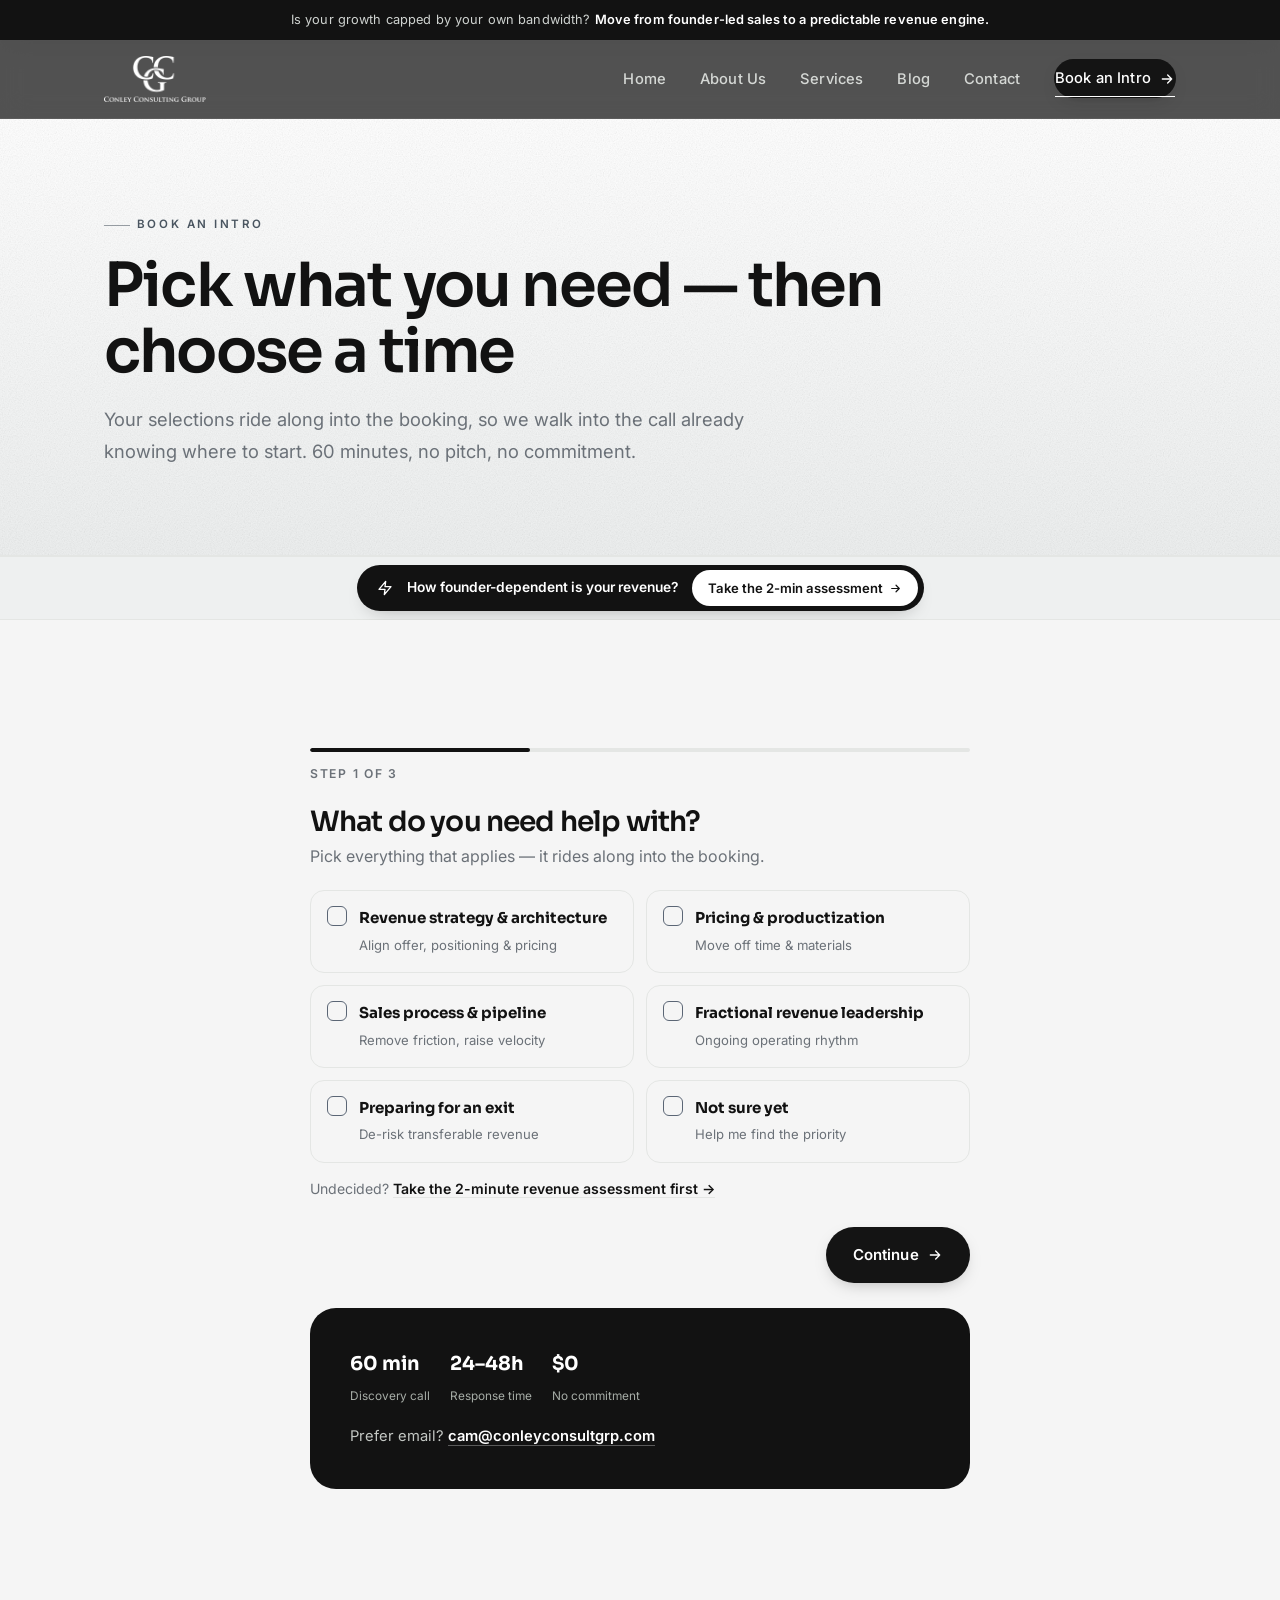
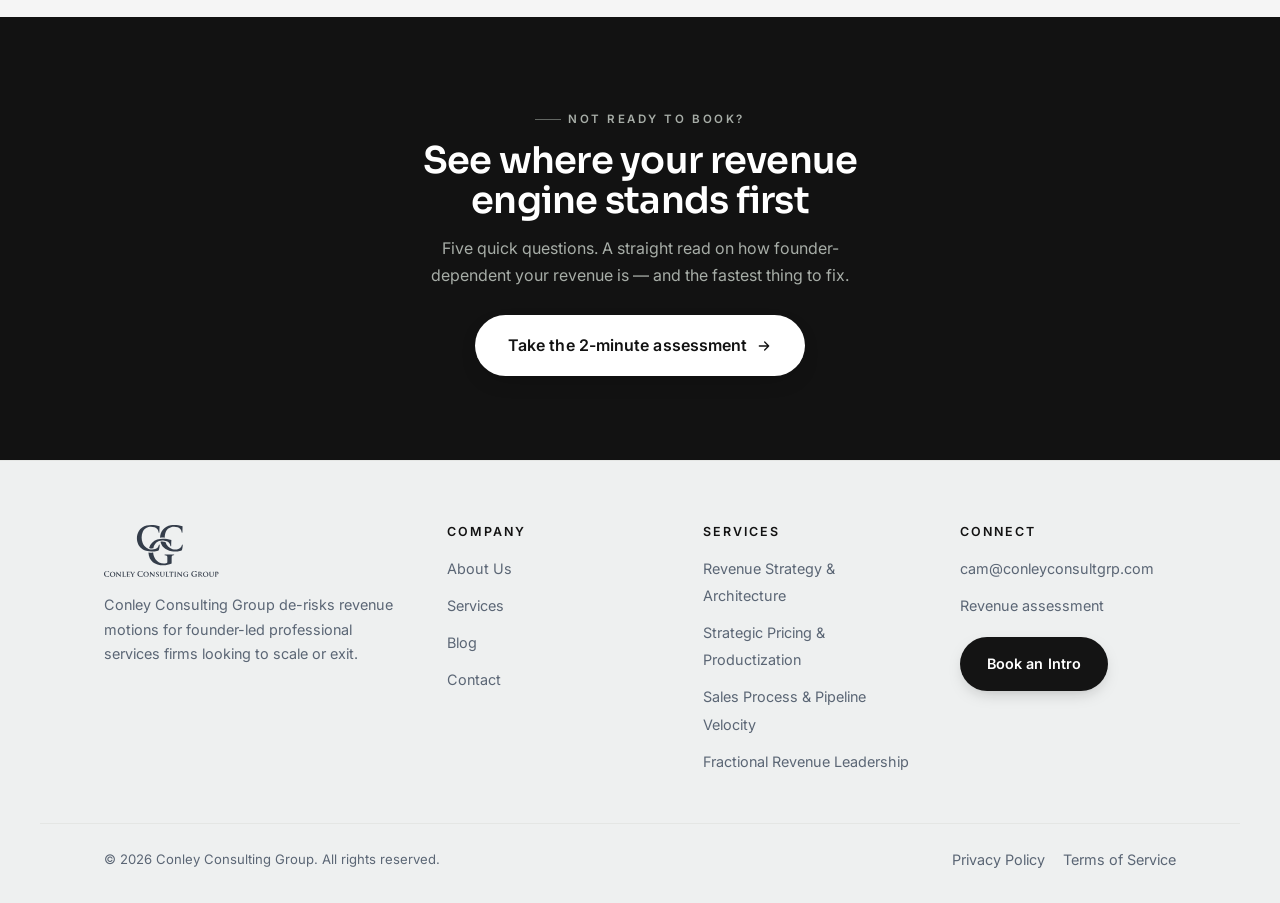
<file: book.html>
<!DOCTYPE html>
<html lang="en">
<head>
<meta charset="utf-8">
<meta name="viewport" content="width=device-width,initial-scale=1">
<title>Book an Intro — Conley Consulting Group</title>
<meta name="description" content="Pick what you need help with, then choose a time. A complimentary 60-minute intro call — no pitch, no commitment.">
<link rel="preconnect" href="https://fonts.googleapis.com">
<link rel="preconnect" href="https://fonts.gstatic.com" crossorigin>
<link href="https://fonts.googleapis.com/css2?family=Sora:wght@400;500;600;700&family=Inter:wght@400;500;600&display=swap" rel="stylesheet">
<link rel="stylesheet" href="assets/style.css">
<link rel="icon" href="data:image/svg+xml,%3Csvg xmlns='http://www.w3.org/2000/svg' viewBox='0 0 32 32'%3E%3Crect width='32' height='32' rx='7' fill='%23121212'/%3E%3Ctext x='16' y='22' font-family='Sora,sans-serif' font-size='14' font-weight='700' fill='%23ffffff' text-anchor='middle'%3EC%3C/text%3E%3C/svg%3E">
</head>
<body>
<div class="scroll-progress"></div>
<div class="topbar">Is your growth capped by your own bandwidth? <b>Move from founder-led sales to a predictable revenue engine.</b></div>

<header class="nav">
  <div class="nav__inner">
    <a class="nav__logo" href="index.html" aria-label="Conley Consulting Group — home">
      <img src="assets/conley-logo.png" alt="Conley Consulting Group">
    </a>
    <nav>
      <ul class="nav__links">
        <li><a href="index.html">Home</a></li>
        <li><a href="about.html">About Us</a></li>
        <li><a href="services.html">Services</a></li>
        <li><a href="blog.html">Blog</a></li>
        <li><a href="contact.html">Contact</a></li>
        <li><a class="btn" data-magnetic href="book.html">Book an Intro
          <svg viewBox="0 0 24 24" fill="none" stroke="currentColor" stroke-width="2" stroke-linecap="round" stroke-linejoin="round"><path d="M5 12h14M13 6l6 6-6 6"/></svg></a></li>
      </ul>
    </nav>
    <button class="nav__toggle" aria-label="Open menu" aria-expanded="false"><span></span></button>
  </div>
</header>

<section class="phero phero--slim phero--left">
  <div class="hero__grain"></div>
  <div class="wrap">
    <span class="eyebrow">Book an Intro</span>
    <h1>Pick what you need — then choose a time</h1>
    <p>Your selections ride along into the booking, so we walk into the call already knowing where to start. 60 minutes, no pitch, no commitment.</p>
  </div>
</section>

<a class="assessbar" href="quiz.html" aria-label="Take the 2-minute revenue assessment">
  <span class="assessbar__pill">
    <svg class="assessbar__spark" viewBox="0 0 24 24" fill="none" stroke="currentColor" stroke-width="2" stroke-linecap="round" stroke-linejoin="round"><path d="M13 2 3 14h9l-1 8 10-12h-9l1-8z"/></svg>
    <b>How founder-dependent is your revenue?</b>
    <span class="assessbar__cta">Take the 2-min assessment
      <svg viewBox="0 0 24 24" fill="none" stroke="currentColor" stroke-width="2.2" stroke-linecap="round" stroke-linejoin="round"><path d="M5 12h14M13 6l6 6-6 6"/></svg></span>
  </span>
</a>

<section class="section bg-paper">
  <div class="wrap">
    <div class="bookwiz" data-bookwiz>
      <div class="bookwiz__bar"><i></i></div>
      <div class="bookwiz__count">Step 1 of 3</div>

      <form id="bookForm">
        <!-- STEP 1 -->
        <div class="bookwiz__step">
          <h2>What do you need help with?</h2>
          <p class="sub">Pick everything that applies — it rides along into the booking.</p>
          <div class="needs">
            <label>
              <input type="checkbox" name="need" value="Revenue strategy &amp; architecture">
              <span class="box"><svg viewBox="0 0 24 24" fill="none" stroke-width="3" stroke-linecap="round" stroke-linejoin="round"><path d="M20 6 9 17l-5-5"/></svg></span>
              <span class="txt"><b>Revenue strategy &amp; architecture</b><span>Align offer, positioning &amp; pricing</span></span>
            </label>
            <label>
              <input type="checkbox" name="need" value="Strategic pricing &amp; productization">
              <span class="box"><svg viewBox="0 0 24 24" fill="none" stroke-width="3" stroke-linecap="round" stroke-linejoin="round"><path d="M20 6 9 17l-5-5"/></svg></span>
              <span class="txt"><b>Pricing &amp; productization</b><span>Move off time &amp; materials</span></span>
            </label>
            <label>
              <input type="checkbox" name="need" value="Sales process &amp; pipeline velocity">
              <span class="box"><svg viewBox="0 0 24 24" fill="none" stroke-width="3" stroke-linecap="round" stroke-linejoin="round"><path d="M20 6 9 17l-5-5"/></svg></span>
              <span class="txt"><b>Sales process &amp; pipeline</b><span>Remove friction, raise velocity</span></span>
            </label>
            <label>
              <input type="checkbox" name="need" value="Fractional revenue leadership">
              <span class="box"><svg viewBox="0 0 24 24" fill="none" stroke-width="3" stroke-linecap="round" stroke-linejoin="round"><path d="M20 6 9 17l-5-5"/></svg></span>
              <span class="txt"><b>Fractional revenue leadership</b><span>Ongoing operating rhythm</span></span>
            </label>
            <label>
              <input type="checkbox" name="need" value="Preparing for an exit">
              <span class="box"><svg viewBox="0 0 24 24" fill="none" stroke-width="3" stroke-linecap="round" stroke-linejoin="round"><path d="M20 6 9 17l-5-5"/></svg></span>
              <span class="txt"><b>Preparing for an exit</b><span>De-risk transferable revenue</span></span>
            </label>
            <label>
              <input type="checkbox" name="need" value="Not sure yet">
              <span class="box"><svg viewBox="0 0 24 24" fill="none" stroke-width="3" stroke-linecap="round" stroke-linejoin="round"><path d="M20 6 9 17l-5-5"/></svg></span>
              <span class="txt"><b>Not sure yet</b><span>Help me find the priority</span></span>
            </label>
          </div>
          <p style="font-size:.88rem;color:var(--text-dim);margin-top:14px">
            Undecided? <a href="quiz.html" style="color:var(--ink);font-weight:600;border-bottom:1px solid var(--line)">Take the 2-minute revenue assessment first →</a>
          </p>
          <div class="bookwiz__nav">
            <span></span>
            <button type="button" class="btn" data-next>Continue
              <svg viewBox="0 0 24 24" fill="none" stroke="currentColor" stroke-width="2" stroke-linecap="round" stroke-linejoin="round"><path d="M5 12h14M13 6l6 6-6 6"/></svg></button>
          </div>
        </div>

        <!-- STEP 2 -->
        <div class="bookwiz__step" hidden>
          <h2>Anything else we should know?</h2>
          <p class="sub">Optional — but the more context, the more useful the call.</p>
          <div class="field" style="margin:0">
            <label for="bookNote" style="position:absolute;left:-9999px">Context</label>
            <textarea id="bookNote" name="note" placeholder="Company &amp; approx revenue, where growth feels capped, what you've tried, what a win looks like in 6 months…" style="min-height:150px"></textarea>
          </div>
          <div class="bookwiz__nav">
            <button type="button" class="bookwiz__back" data-back>← Back</button>
            <button type="button" class="btn" data-next>Continue
              <svg viewBox="0 0 24 24" fill="none" stroke="currentColor" stroke-width="2" stroke-linecap="round" stroke-linejoin="round"><path d="M5 12h14M13 6l6 6-6 6"/></svg></button>
          </div>
        </div>

        <!-- STEP 3 -->
        <div class="bookwiz__step" hidden>
          <h2>Pick your time</h2>
          <p class="sub">Choose a day and a slot — your Step 1–2 answers are attached to the booking.</p>
          <div id="bookCal"></div>
          <div class="bookwiz__nav">
            <button type="button" class="bookwiz__back" data-back>← Back</button>
            <span></span>
          </div>
        </div>
      </form>

      <div class="aside-card" style="margin-top:26px">
        <div class="aside-card__stats" style="border-top:none;padding-top:0;margin-top:0">
          <div><b>60 min</b><span>Discovery call</span></div>
          <div><b>24–48h</b><span>Response time</span></div>
          <div><b>$0</b><span>No commitment</span></div>
        </div>
        <p style="margin-top:16px">Prefer email? <a href="mailto:cam@conleyconsultgrp.com" style="color:#fff;font-weight:600;border-bottom:1px solid rgba(255,255,255,.3)">cam@conleyconsultgrp.com</a></p>
      </div>
    </div>
  </div>
</section>

<section class="qpush">
  <div class="wrap">
    <span class="eyebrow" style="justify-content:center;color:var(--mint,#a7ada7)">Not ready to book?</span>
    <h3>See where your revenue engine stands first</h3>
    <p>Five quick questions. A straight read on how founder-dependent your revenue is — and the fastest thing to fix.</p>
    <a class="btn btn--light btn--lg" data-magnetic href="quiz.html">Take the 2-minute assessment
      <svg viewBox="0 0 24 24" fill="none" stroke="currentColor" stroke-width="2" stroke-linecap="round" stroke-linejoin="round"><path d="M5 12h14M13 6l6 6-6 6"/></svg></a>
  </div>
</section>

<footer class="footer">
  <div class="wrap footer__grid">
    <div class="footer__brand">
      <img src="assets/footer-logo.svg" alt="Conley Consulting Group">
      <p>Conley Consulting Group de-risks revenue motions for founder-led professional services firms looking to scale or exit.</p>
    </div>
    <div><h4>Company</h4><ul><li><a href="about.html">About Us</a></li><li><a href="services.html">Services</a></li><li><a href="blog.html">Blog</a></li><li><a href="contact.html">Contact</a></li></ul></div>
    <div><h4>Services</h4><ul><li><a href="services.html">Revenue Strategy &amp; Architecture</a></li><li><a href="services.html">Strategic Pricing &amp; Productization</a></li><li><a href="services.html">Sales Process &amp; Pipeline Velocity</a></li><li><a href="services.html">Fractional Revenue Leadership</a></li></ul></div>
    <div><h4>Connect</h4><ul><li><a href="mailto:cam@conleyconsultgrp.com">cam@conleyconsultgrp.com</a></li><li><a href="quiz.html">Revenue assessment</a></li><li><a class="btn" data-magnetic href="book.html" style="margin-top:8px">Book an Intro</a></li></ul></div>
  </div>
  <div class="wrap footer__bottom">
    <span>© <span data-year>2026</span> Conley Consulting Group. All rights reserved.</span>
    <span><a href="#">Privacy Policy</a><a href="#">Terms of Service</a></span>
  </div>
</footer>

<script src="assets/app.js"></script>
</body>
</html>
</file>
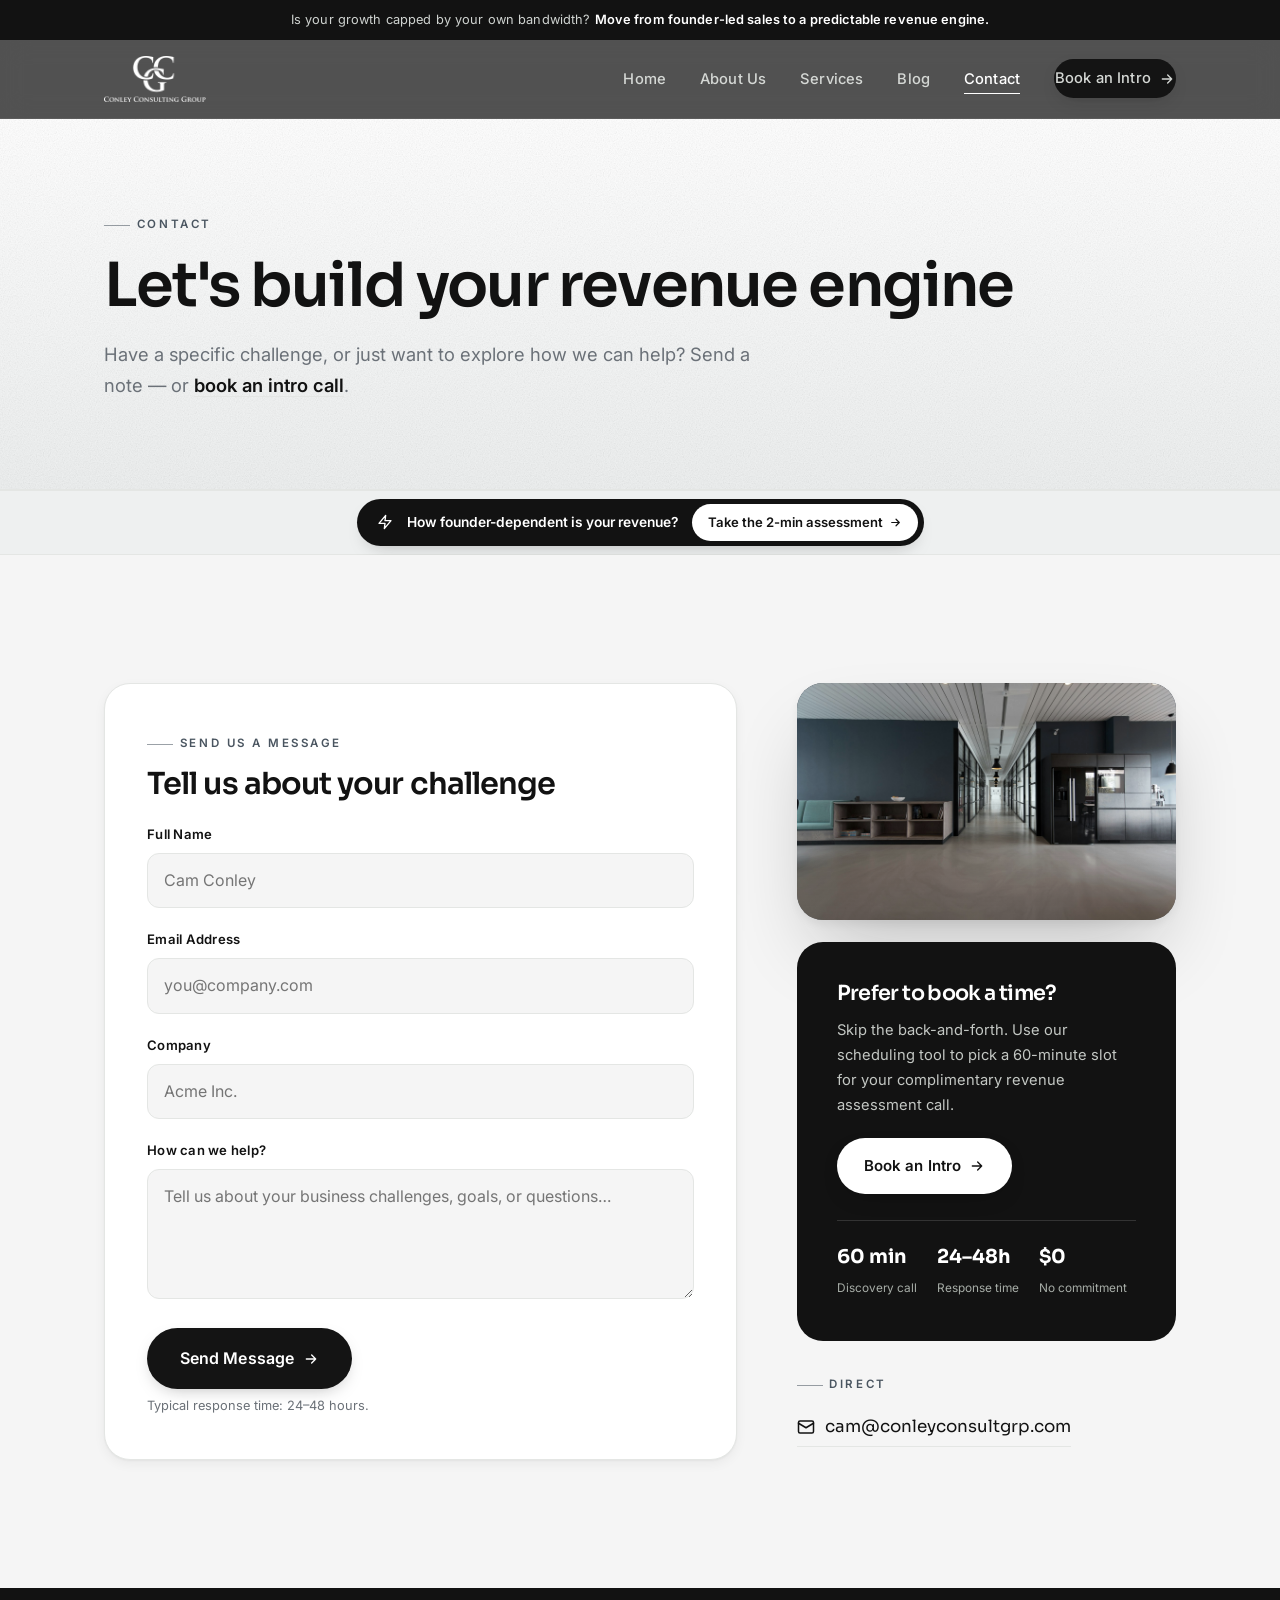
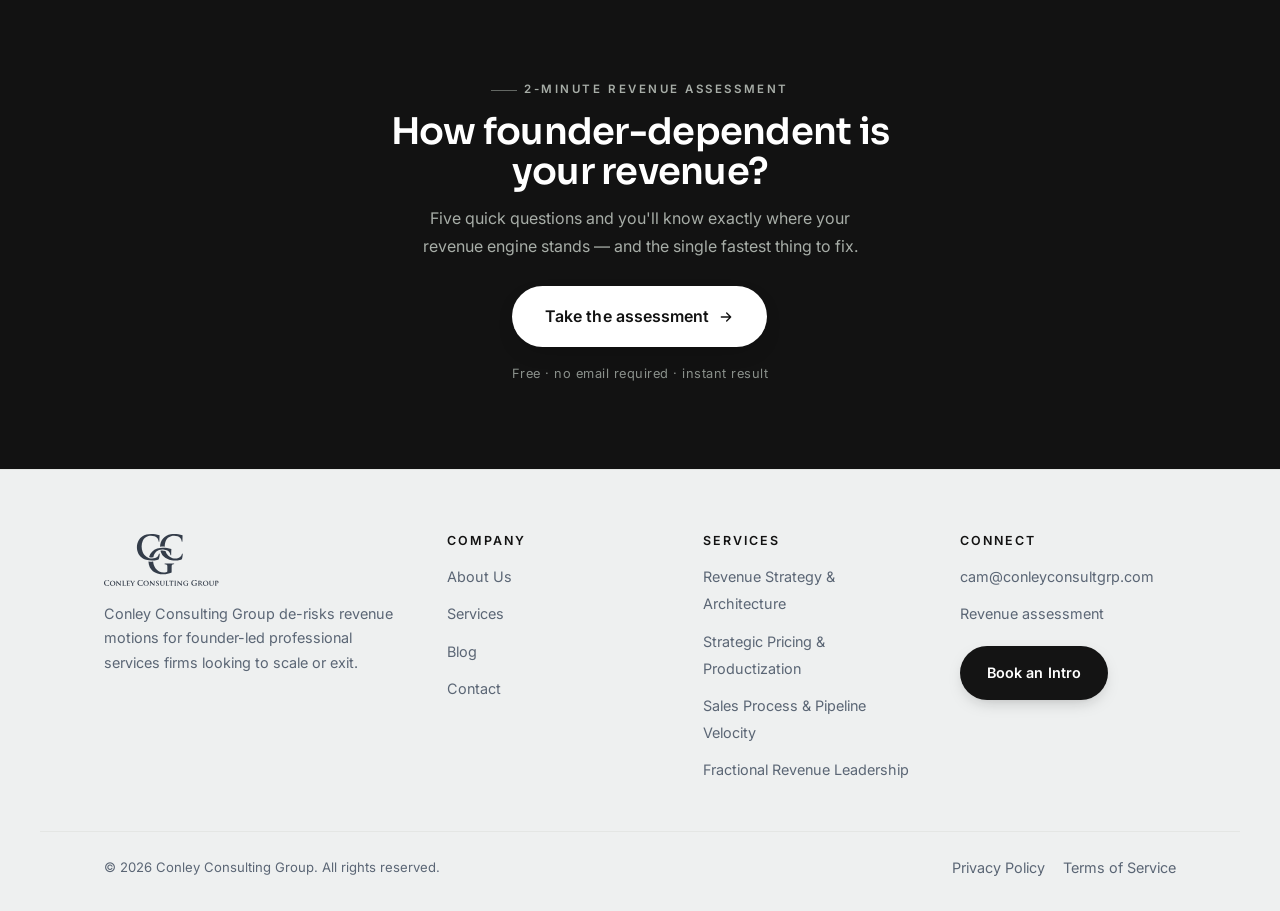
<file: contact.html>
<!DOCTYPE html>
<html lang="en">
<head>
<meta charset="utf-8">
<meta name="viewport" content="width=device-width,initial-scale=1">
<title>Contact — Conley Consulting Group</title>
<meta name="description" content="Whether you have a specific challenge or just want to explore how we can help, we'd love to hear from you.">
<link rel="preconnect" href="https://fonts.googleapis.com">
<link rel="preconnect" href="https://fonts.gstatic.com" crossorigin>
<link href="https://fonts.googleapis.com/css2?family=Sora:wght@400;500;600;700&family=Inter:wght@400;500;600&display=swap" rel="stylesheet">
<link rel="stylesheet" href="assets/style.css">
<link rel="icon" href="data:image/svg+xml,%3Csvg xmlns='http://www.w3.org/2000/svg' viewBox='0 0 32 32'%3E%3Crect width='32' height='32' rx='7' fill='%23121212'/%3E%3Ctext x='16' y='22' font-family='Sora,sans-serif' font-size='14' font-weight='700' fill='%23ffffff' text-anchor='middle'%3EC%3C/text%3E%3C/svg%3E">
</head>
<body>
<div class="scroll-progress"></div>
<div class="topbar">Is your growth capped by your own bandwidth? <b>Move from founder-led sales to a predictable revenue engine.</b></div>

<header class="nav">
  <div class="nav__inner">
    <a class="nav__logo" href="index.html" aria-label="Conley Consulting Group — home">
      <img src="assets/conley-logo.png" alt="Conley Consulting Group">
    </a>
    <nav>
      <ul class="nav__links">
        <li><a href="index.html">Home</a></li>
        <li><a href="about.html">About Us</a></li>
        <li><a href="services.html">Services</a></li>
        <li><a href="blog.html">Blog</a></li>
        <li><a href="contact.html">Contact</a></li>
        <li><a class="btn" data-magnetic href="book.html">Book an Intro
          <svg viewBox="0 0 24 24" fill="none" stroke="currentColor" stroke-width="2" stroke-linecap="round" stroke-linejoin="round"><path d="M5 12h14M13 6l6 6-6 6"/></svg></a></li>
      </ul>
    </nav>
    <button class="nav__toggle" aria-label="Open menu" aria-expanded="false"><span></span></button>
  </div>
</header>

<section class="phero phero--slim phero--left">
  <div class="hero__grain"></div>
  <div class="wrap">
    <span class="eyebrow">Contact</span>
    <h1>Let's build your revenue engine</h1>
    <p>Have a specific challenge, or just want to explore how we can help? Send a note — or <a href="book.html" style="color:var(--ink);font-weight:600;border-bottom:1px solid var(--line)">book an intro call</a>.</p>
  </div>
</section>

<a class="assessbar" href="quiz.html" aria-label="Take the 2-minute revenue assessment">
  <span class="assessbar__pill">
    <svg class="assessbar__spark" viewBox="0 0 24 24" fill="none" stroke="currentColor" stroke-width="2" stroke-linecap="round" stroke-linejoin="round"><path d="M13 2 3 14h9l-1 8 10-12h-9l1-8z"/></svg>
    <b>How founder-dependent is your revenue?</b>
    <span class="assessbar__cta">Take the 2-min assessment
      <svg viewBox="0 0 24 24" fill="none" stroke="currentColor" stroke-width="2.2" stroke-linecap="round" stroke-linejoin="round"><path d="M5 12h14M13 6l6 6-6 6"/></svg></span>
  </span>
</a>

<section class="section bg-paper contact-min">
  <div class="wrap contact__grid">
    <div class="reveal">
      <form class="form" data-demo>
        <span class="eyebrow">Send us a message</span>
        <h2 class="h-md" style="margin:14px 0 22px">Tell us about your challenge</h2>
        <div class="field">
          <label for="name">Full Name</label>
          <input id="name" name="name" type="text" placeholder="Cam Conley" required>
        </div>
        <div class="field">
          <label for="email">Email Address</label>
          <input id="email" name="email" type="email" placeholder="you@company.com" required>
        </div>
        <div class="field">
          <label for="company">Company</label>
          <input id="company" name="company" type="text" placeholder="Acme Inc.">
        </div>
        <div class="field">
          <label for="msg">How can we help?</label>
          <textarea id="msg" name="msg" placeholder="Tell us about your business challenges, goals, or questions…" required></textarea>
        </div>
        <button class="btn btn--lg" type="submit">Send Message
          <svg viewBox="0 0 24 24" fill="none" stroke="currentColor" stroke-width="2" stroke-linecap="round" stroke-linejoin="round"><path d="M5 12h14M13 6l6 6-6 6"/></svg></button>
        <p class="form__note">Typical response time: 24–48 hours.</p>
      </form>
    </div>

    <aside class="reveal" data-d="1">
      <div class="frame frame--wide" style="margin-bottom:22px">
        <img src="assets/office.jpg" alt="The Conley Consulting Group workspace">
      </div>
      <div class="aside-card">
        <h3>Prefer to book a time?</h3>
        <p>Skip the back-and-forth. Use our scheduling tool to pick a 60-minute slot for your complimentary revenue assessment call.</p>
        <a class="btn btn--light" data-magnetic href="book.html">Book an Intro
          <svg viewBox="0 0 24 24" fill="none" stroke="currentColor" stroke-width="2" stroke-linecap="round" stroke-linejoin="round"><path d="M5 12h14M13 6l6 6-6 6"/></svg></a>
        <div class="aside-card__stats">
          <div><b>60 min</b><span>Discovery call</span></div>
          <div><b>24–48h</b><span>Response time</span></div>
          <div><b>$0</b><span>No commitment</span></div>
        </div>
      </div>
      <div style="margin-top:26px">
        <span class="eyebrow">Direct</span><br>
        <a class="contact__email" href="mailto:cam@conleyconsultgrp.com">
          <svg viewBox="0 0 24 24" width="18" height="18" fill="none" stroke="currentColor" stroke-width="2" stroke-linecap="round" stroke-linejoin="round"><rect x="2" y="4" width="20" height="16" rx="2"/><path d="m22 7-10 6L2 7"/></svg>
          cam@conleyconsultgrp.com
        </a>
      </div>
    </aside>
  </div>
</section>

<section class="qpush">
  <div class="wrap reveal">
    <span class="eyebrow" style="justify-content:center;color:#a7ada7">2-minute revenue assessment</span>
    <h3>How founder-dependent is your revenue?</h3>
    <p>Five quick questions and you'll know exactly where your revenue engine stands — and the single fastest thing to fix.</p>
    <a class="btn btn--light btn--lg" data-magnetic href="quiz.html">Take the assessment
      <svg viewBox="0 0 24 24" fill="none" stroke="currentColor" stroke-width="2" stroke-linecap="round" stroke-linejoin="round"><path d="M5 12h14M13 6l6 6-6 6"/></svg></a>
    <div class="qpush__meta">Free · no email required · instant result</div>
  </div>
</section>

<footer class="footer">
  <div class="wrap footer__grid">
    <div class="footer__brand">
      <img src="assets/footer-logo.svg" alt="Conley Consulting Group">
      <p>Conley Consulting Group de-risks revenue motions for founder-led professional services firms looking to scale or exit.</p>
    </div>
    <div><h4>Company</h4><ul><li><a href="about.html">About Us</a></li><li><a href="services.html">Services</a></li><li><a href="blog.html">Blog</a></li><li><a href="contact.html">Contact</a></li></ul></div>
    <div><h4>Services</h4><ul><li><a href="services.html">Revenue Strategy &amp; Architecture</a></li><li><a href="services.html">Strategic Pricing &amp; Productization</a></li><li><a href="services.html">Sales Process &amp; Pipeline Velocity</a></li><li><a href="services.html">Fractional Revenue Leadership</a></li></ul></div>
    <div><h4>Connect</h4><ul><li><a href="mailto:cam@conleyconsultgrp.com">cam@conleyconsultgrp.com</a></li><li><a href="quiz.html">Revenue assessment</a></li><li><a class="btn" data-magnetic href="book.html" style="margin-top:8px">Book an Intro</a></li></ul></div>
  </div>
  <div class="wrap footer__bottom">
    <span>© <span data-year>2026</span> Conley Consulting Group. All rights reserved.</span>
    <span><a href="#">Privacy Policy</a><a href="#">Terms of Service</a></span>
  </div>
</footer>

<script src="assets/app.js"></script>
</body>
</html>
</file>
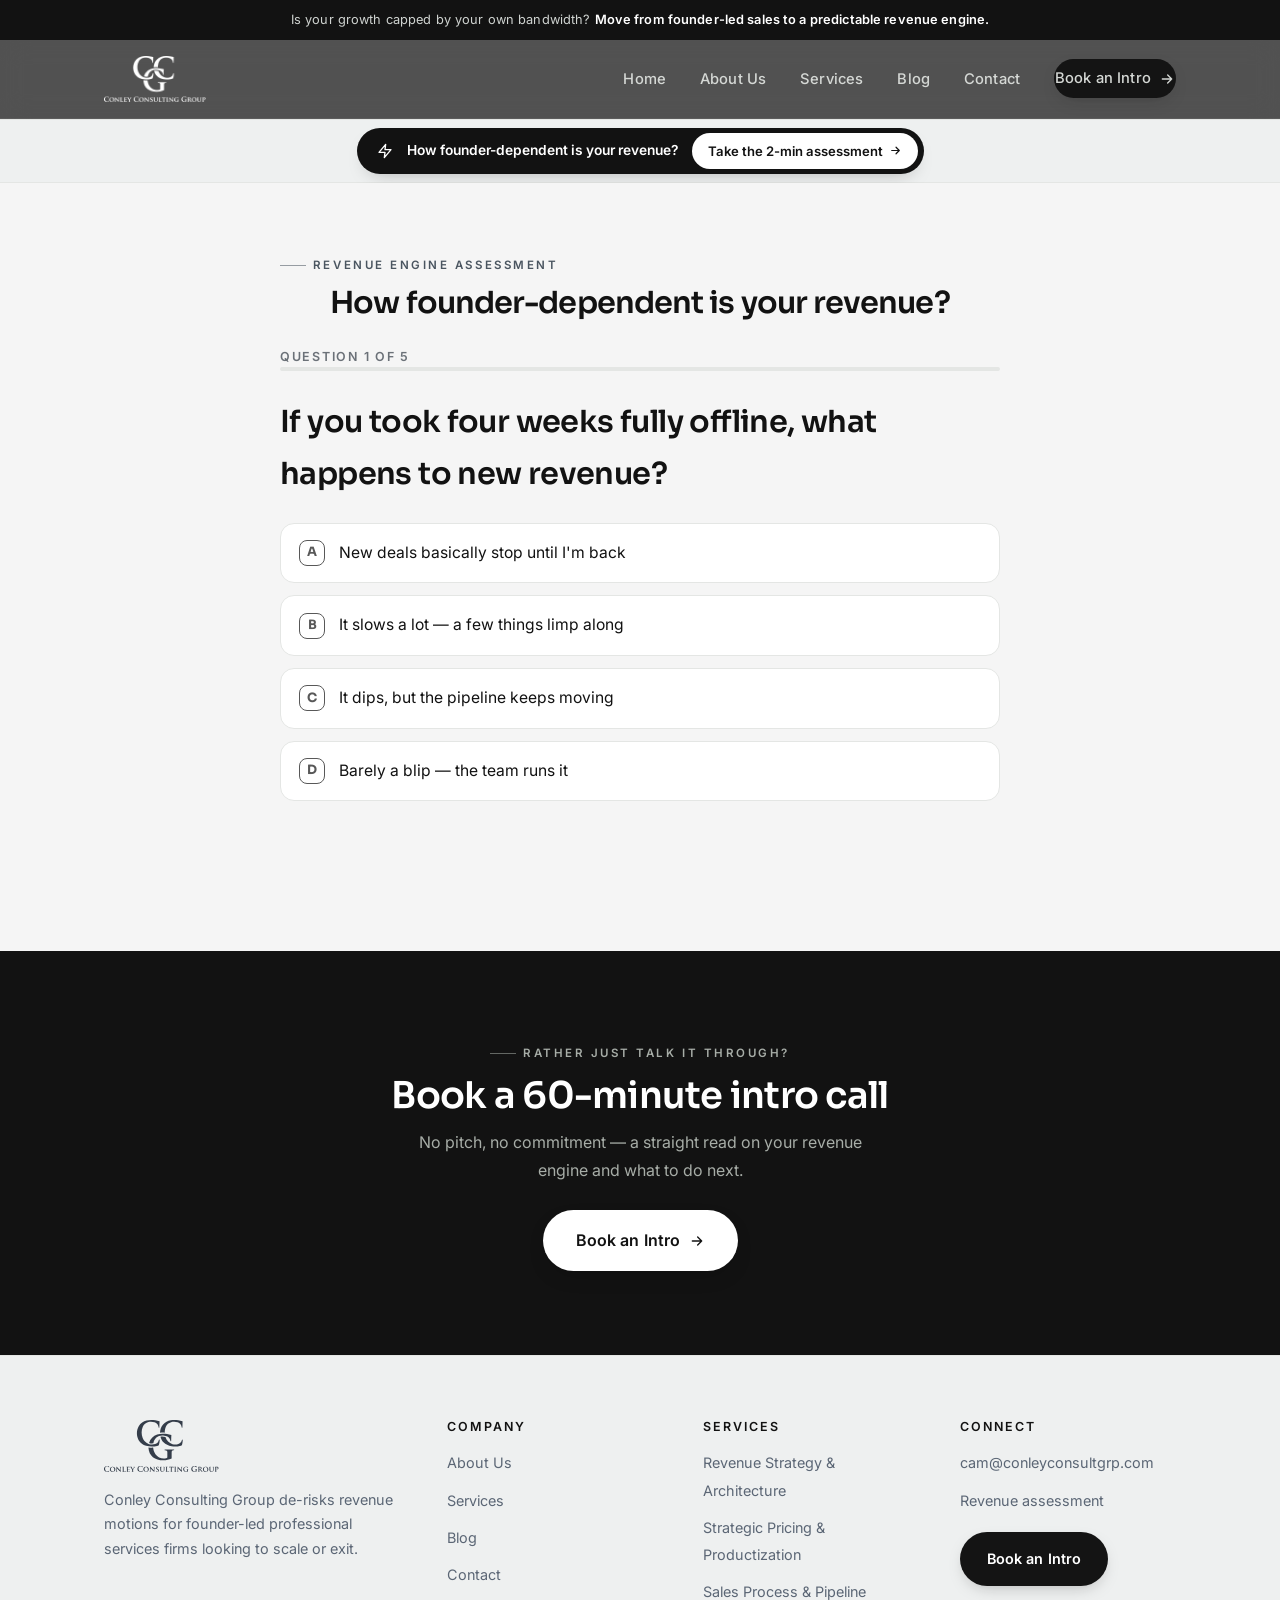
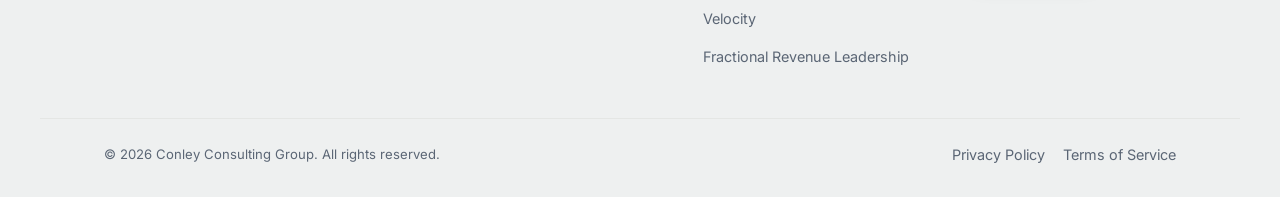
<file: quiz.html>
<!DOCTYPE html>
<html lang="en">
<head>
<meta charset="utf-8">
<meta name="viewport" content="width=device-width,initial-scale=1">
<title>Revenue Engine Assessment — Conley Consulting Group</title>
<meta name="description" content="A 2-minute self-assessment: how much of your revenue still depends on the founder, and what to fix first.">
<link rel="preconnect" href="https://fonts.googleapis.com">
<link rel="preconnect" href="https://fonts.gstatic.com" crossorigin>
<link href="https://fonts.googleapis.com/css2?family=Sora:wght@400;500;600;700&family=Inter:wght@400;500;600&display=swap" rel="stylesheet">
<link rel="stylesheet" href="assets/style.css">
<link rel="icon" href="data:image/svg+xml,%3Csvg xmlns='http://www.w3.org/2000/svg' viewBox='0 0 32 32'%3E%3Crect width='32' height='32' rx='7' fill='%23121212'/%3E%3Ctext x='16' y='22' font-family='Sora,sans-serif' font-size='14' font-weight='700' fill='%23ffffff' text-anchor='middle'%3EC%3C/text%3E%3C/svg%3E">
</head>
<body>
<div class="scroll-progress"></div>
<div class="topbar">Is your growth capped by your own bandwidth? <b>Move from founder-led sales to a predictable revenue engine.</b></div>

<header class="nav">
  <div class="nav__inner">
    <a class="nav__logo" href="index.html" aria-label="Conley Consulting Group — home">
      <img src="assets/conley-logo.png" alt="Conley Consulting Group">
    </a>
    <nav>
      <ul class="nav__links">
        <li><a href="index.html">Home</a></li>
        <li><a href="about.html">About Us</a></li>
        <li><a href="services.html">Services</a></li>
        <li><a href="blog.html">Blog</a></li>
        <li><a href="contact.html">Contact</a></li>
        <li><a class="btn" data-magnetic href="book.html">Book an Intro
          <svg viewBox="0 0 24 24" fill="none" stroke="currentColor" stroke-width="2" stroke-linecap="round" stroke-linejoin="round"><path d="M5 12h14M13 6l6 6-6 6"/></svg></a></li>
      </ul>
    </nav>
    <button class="nav__toggle" aria-label="Open menu" aria-expanded="false"><span></span></button>
  </div>
</header>

<a class="assessbar" href="quiz.html" aria-label="Take the 2-minute revenue assessment">
  <span class="assessbar__pill">
    <svg class="assessbar__spark" viewBox="0 0 24 24" fill="none" stroke="currentColor" stroke-width="2" stroke-linecap="round" stroke-linejoin="round"><path d="M13 2 3 14h9l-1 8 10-12h-9l1-8z"/></svg>
    <b>How founder-dependent is your revenue?</b>
    <span class="assessbar__cta">Take the 2-min assessment
      <svg viewBox="0 0 24 24" fill="none" stroke="currentColor" stroke-width="2.2" stroke-linecap="round" stroke-linejoin="round"><path d="M5 12h14M13 6l6 6-6 6"/></svg></span>
  </span>
</a>


<section class="section bg-paper" style="padding-top:clamp(40px,6vw,64px)">
  <div class="wrap">
    <div class="quiz" data-quiz>
      <span class="eyebrow" style="justify-content:center">Revenue Engine Assessment</span>
      <h2 class="h-md" style="text-align:center;margin:12px 0 26px">How founder-dependent is your revenue?</h2>
      <div class="quiz__count">Question 1 of 5</div>
      <div class="quiz__progress"><i></i></div>

      <!-- Q1 -->
      <div class="quiz__step">
        <p class="quiz__q">If you took four weeks fully offline, what happens to new revenue?</p>
        <div class="quiz__opts">
          <button class="quiz__opt" data-val="0"><span class="k">A</span> New deals basically stop until I'm back</button>
          <button class="quiz__opt" data-val="1"><span class="k">B</span> It slows a lot — a few things limp along</button>
          <button class="quiz__opt" data-val="2"><span class="k">C</span> It dips, but the pipeline keeps moving</button>
          <button class="quiz__opt" data-val="3"><span class="k">D</span> Barely a blip — the team runs it</button>
        </div>
      </div>

      <!-- Q2 -->
      <div class="quiz__step" hidden>
        <p class="quiz__q">How is your core offer priced?</p>
        <div class="quiz__opts">
          <button class="quiz__opt" data-val="0"><span class="k">A</span> Hourly / time &amp; materials, quoted per deal</button>
          <button class="quiz__opt" data-val="1"><span class="k">B</span> Custom proposals, loosely anchored to a rate</button>
          <button class="quiz__opt" data-val="2"><span class="k">C</span> Packaged tiers with some custom scope</button>
          <button class="quiz__opt" data-val="3"><span class="k">D</span> Productized, value-based, published pricing</button>
        </div>
      </div>

      <!-- Q3 -->
      <div class="quiz__step" hidden>
        <p class="quiz__q">Can you predict next quarter's revenue within ~10%?</p>
        <div class="quiz__opts">
          <button class="quiz__opt" data-val="0"><span class="k">A</span> No — every quarter is a surprise</button>
          <button class="quiz__opt" data-val="1"><span class="k">B</span> Rough gut feel, often wrong</button>
          <button class="quiz__opt" data-val="2"><span class="k">C</span> Usually close, based on pipeline stages</button>
          <button class="quiz__opt" data-val="3"><span class="k">D</span> Yes — we forecast and mostly hit it</button>
        </div>
      </div>

      <!-- Q4 -->
      <div class="quiz__step" hidden>
        <p class="quiz__q">Who runs the sales conversations that close deals?</p>
        <div class="quiz__opts">
          <button class="quiz__opt" data-val="0"><span class="k">A</span> Only me — it can't really be handed off</button>
          <button class="quiz__opt" data-val="1"><span class="k">B</span> Mostly me; others help with smaller deals</button>
          <button class="quiz__opt" data-val="2"><span class="k">C</span> A rep or two, with me on the big ones</button>
          <button class="quiz__opt" data-val="3"><span class="k">D</span> A sales function that operates without me</button>
        </div>
      </div>

      <!-- Q5 -->
      <div class="quiz__step" hidden>
        <p class="quiz__q">What's the goal driving this right now?</p>
        <div class="quiz__opts">
          <button class="quiz__opt" data-val="1"><span class="k">A</span> Reclaim my time — I'm the bottleneck</button>
          <button class="quiz__opt" data-val="1"><span class="k">B</span> Break through a revenue ceiling</button>
          <button class="quiz__opt" data-val="2"><span class="k">C</span> Raise margin and make growth predictable</button>
          <button class="quiz__opt" data-val="2"><span class="k">D</span> Prepare the business for a sale / exit</button>
        </div>
      </div>

      <div class="quiz__nav">
        <button class="quiz__back" type="button" hidden>← Back</button>
        <span></span>
      </div>

      <!-- RESULT -->
      <div class="quiz__result" hidden>
        <span class="eyebrow" style="justify-content:center">Where you stand</span>
        <div class="quiz__meter"><i></i></div>
        <div class="quiz__tier">—</div>
        <p>—</p>
        <a class="btn btn--lg" data-magnetic href="book.html">Book an intro to fix it
          <svg viewBox="0 0 24 24" fill="none" stroke="currentColor" stroke-width="2" stroke-linecap="round" stroke-linejoin="round"><path d="M5 12h14M13 6l6 6-6 6"/></svg></a>
        <p style="margin-top:20px;font-size:.9rem;color:var(--text-dim)">
          <a href="quiz.html" style="color:var(--ink);font-weight:600;border-bottom:1px solid var(--line)">Retake the assessment</a>
        </p>
      </div>
    </div>
  </div>
</section>

<section class="qpush">
  <div class="wrap">
    <span class="eyebrow" style="justify-content:center;color:#a7ada7">Rather just talk it through?</span>
    <h3>Book a 60-minute intro call</h3>
    <p>No pitch, no commitment — a straight read on your revenue engine and what to do next.</p>
    <a class="btn btn--light btn--lg" data-magnetic href="book.html">Book an Intro
      <svg viewBox="0 0 24 24" fill="none" stroke="currentColor" stroke-width="2" stroke-linecap="round" stroke-linejoin="round"><path d="M5 12h14M13 6l6 6-6 6"/></svg></a>
  </div>
</section>

<footer class="footer">
  <div class="wrap footer__grid">
    <div class="footer__brand">
      <img src="assets/footer-logo.svg" alt="Conley Consulting Group">
      <p>Conley Consulting Group de-risks revenue motions for founder-led professional services firms looking to scale or exit.</p>
    </div>
    <div><h4>Company</h4><ul><li><a href="about.html">About Us</a></li><li><a href="services.html">Services</a></li><li><a href="blog.html">Blog</a></li><li><a href="contact.html">Contact</a></li></ul></div>
    <div><h4>Services</h4><ul><li><a href="services.html">Revenue Strategy &amp; Architecture</a></li><li><a href="services.html">Strategic Pricing &amp; Productization</a></li><li><a href="services.html">Sales Process &amp; Pipeline Velocity</a></li><li><a href="services.html">Fractional Revenue Leadership</a></li></ul></div>
    <div><h4>Connect</h4><ul><li><a href="mailto:cam@conleyconsultgrp.com">cam@conleyconsultgrp.com</a></li><li><a href="quiz.html">Revenue assessment</a></li><li><a class="btn" data-magnetic href="book.html" style="margin-top:8px">Book an Intro</a></li></ul></div>
  </div>
  <div class="wrap footer__bottom">
    <span>© <span data-year>2026</span> Conley Consulting Group. All rights reserved.</span>
    <span><a href="#">Privacy Policy</a><a href="#">Terms of Service</a></span>
  </div>
</footer>

<script src="assets/app.js"></script>
</body>
</html>
</file>
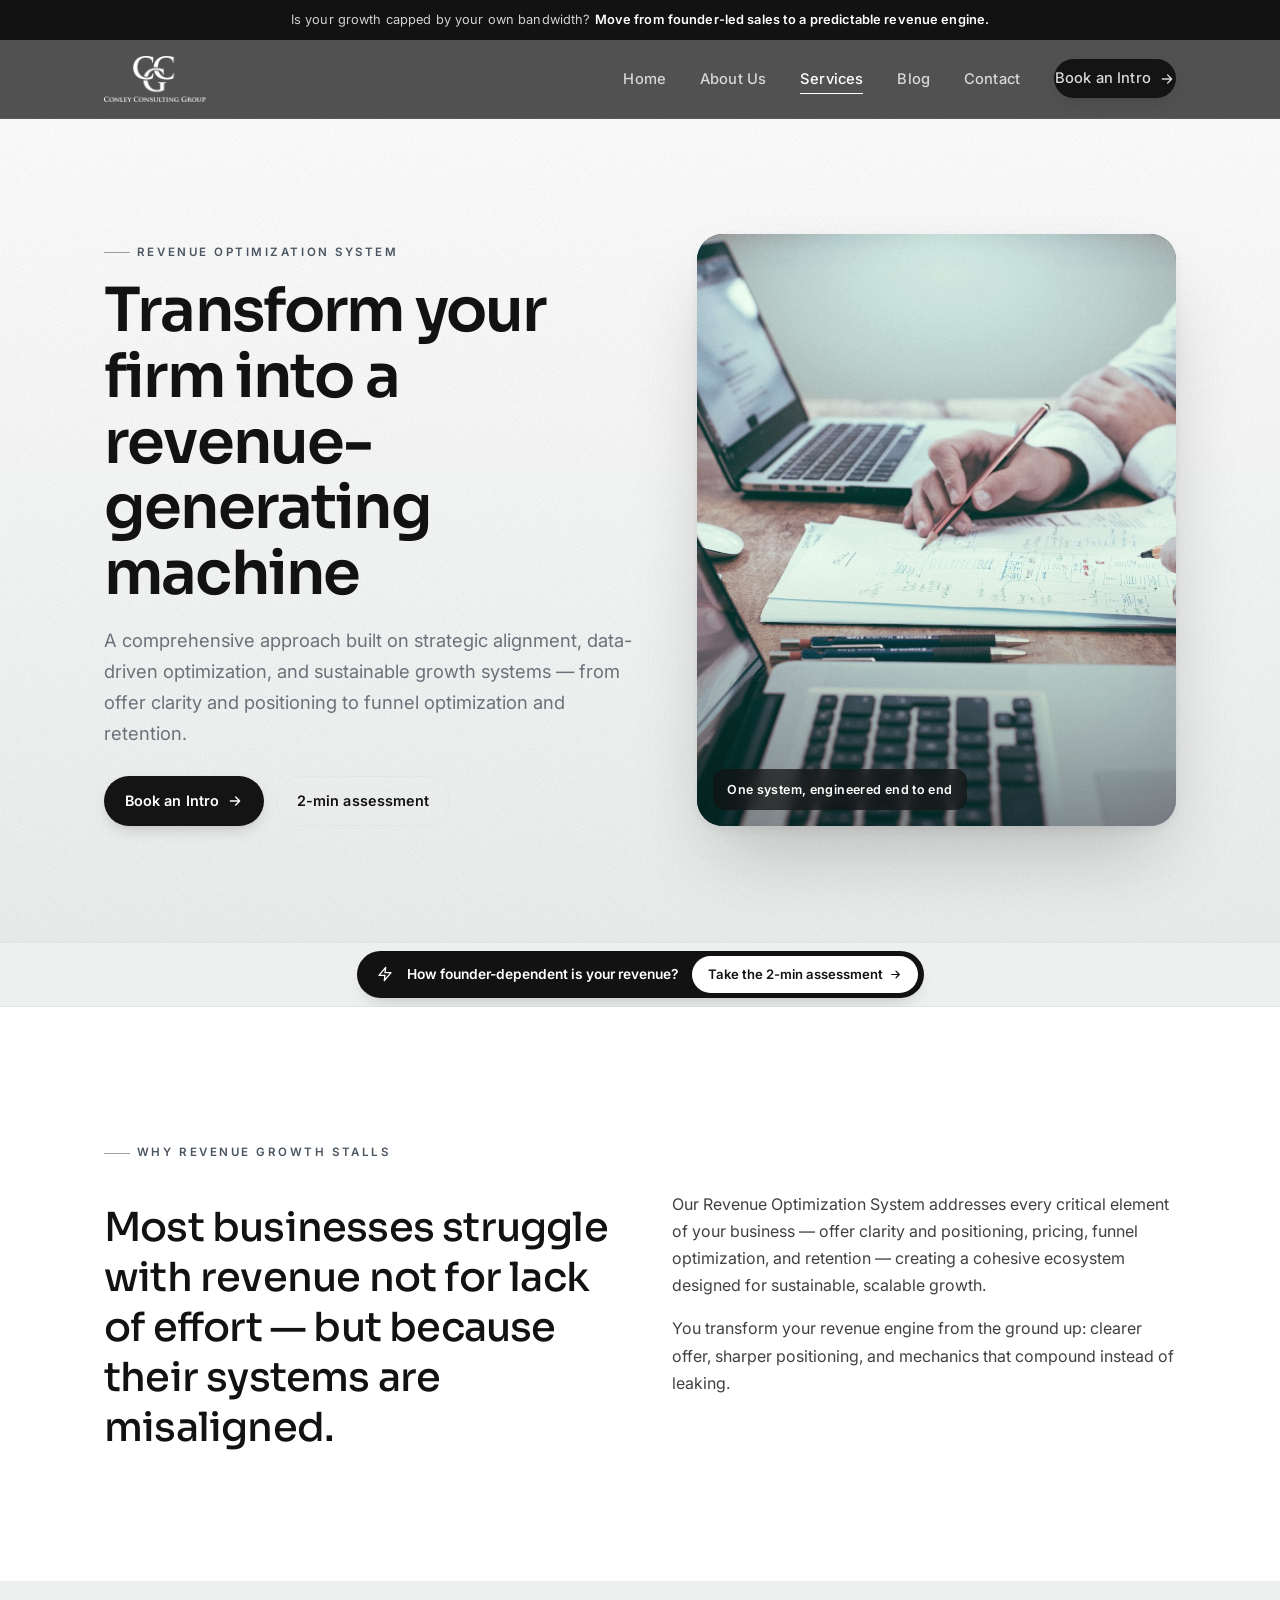
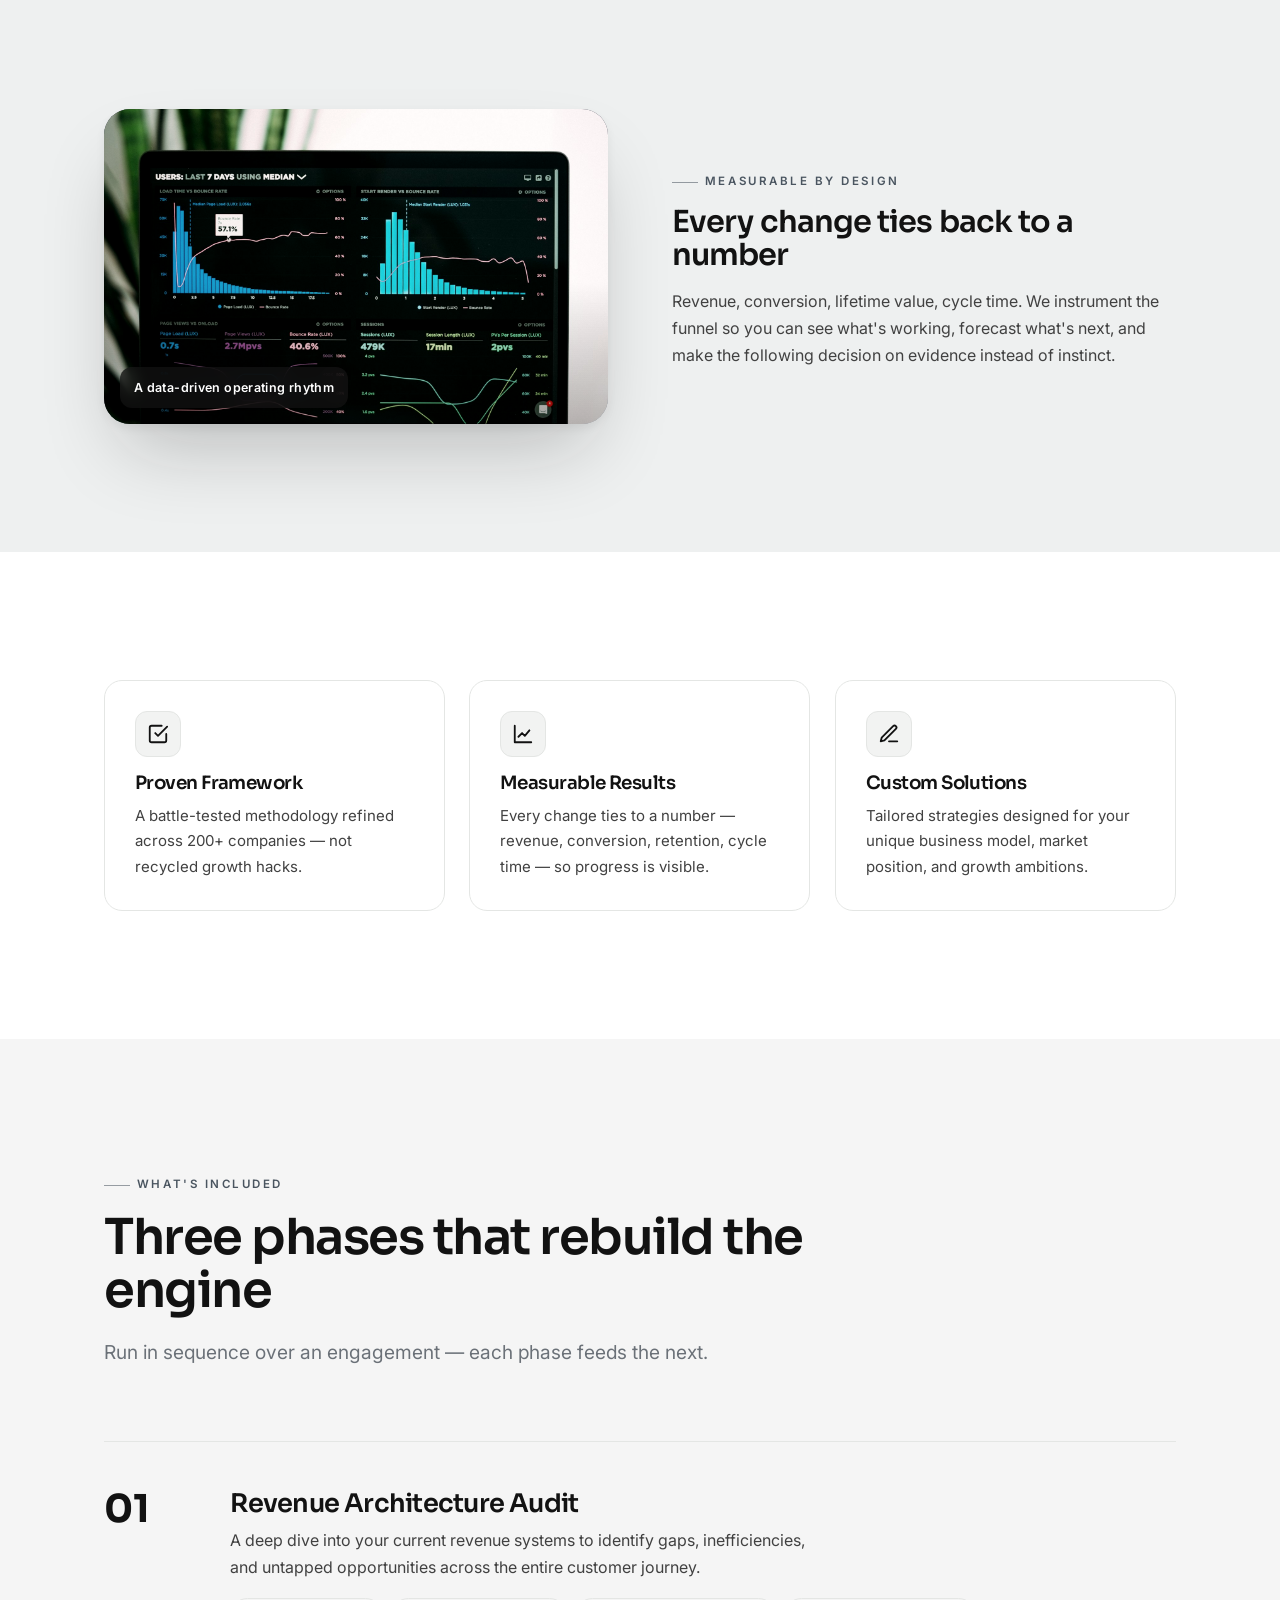
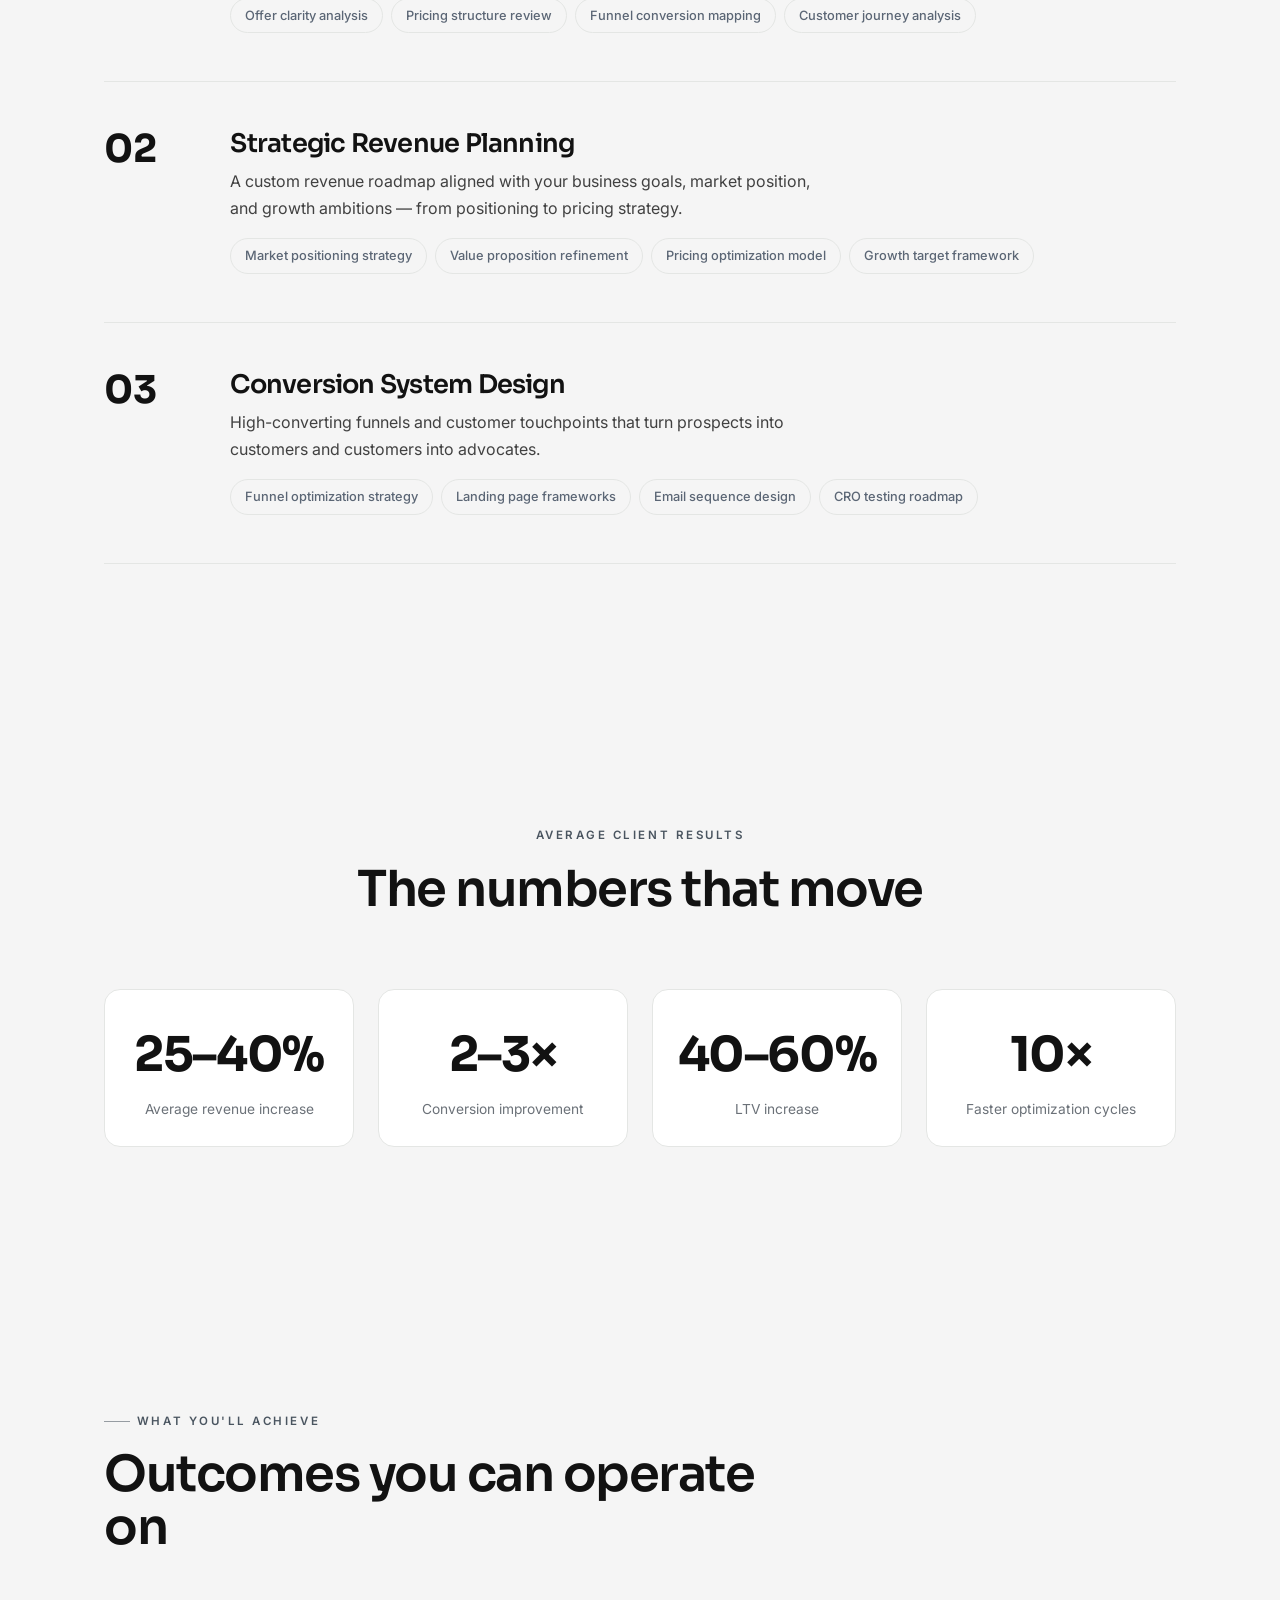
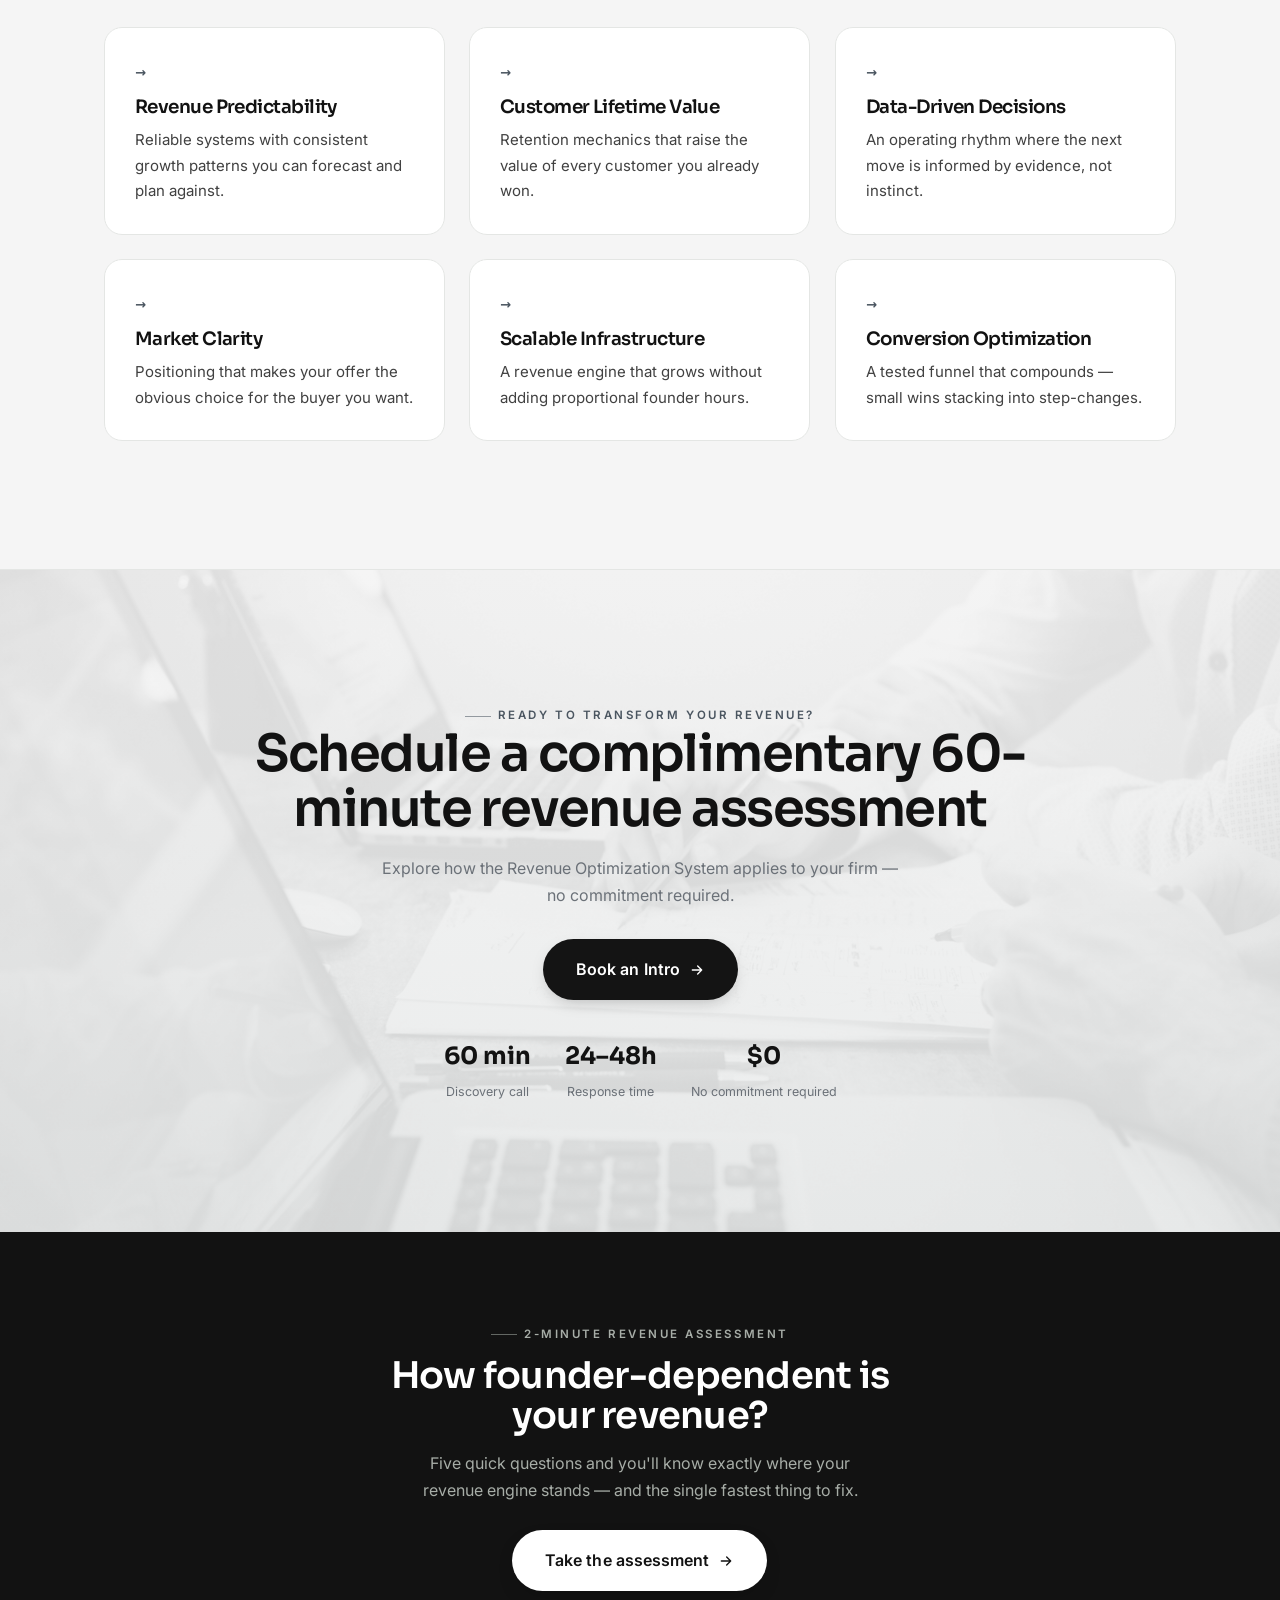
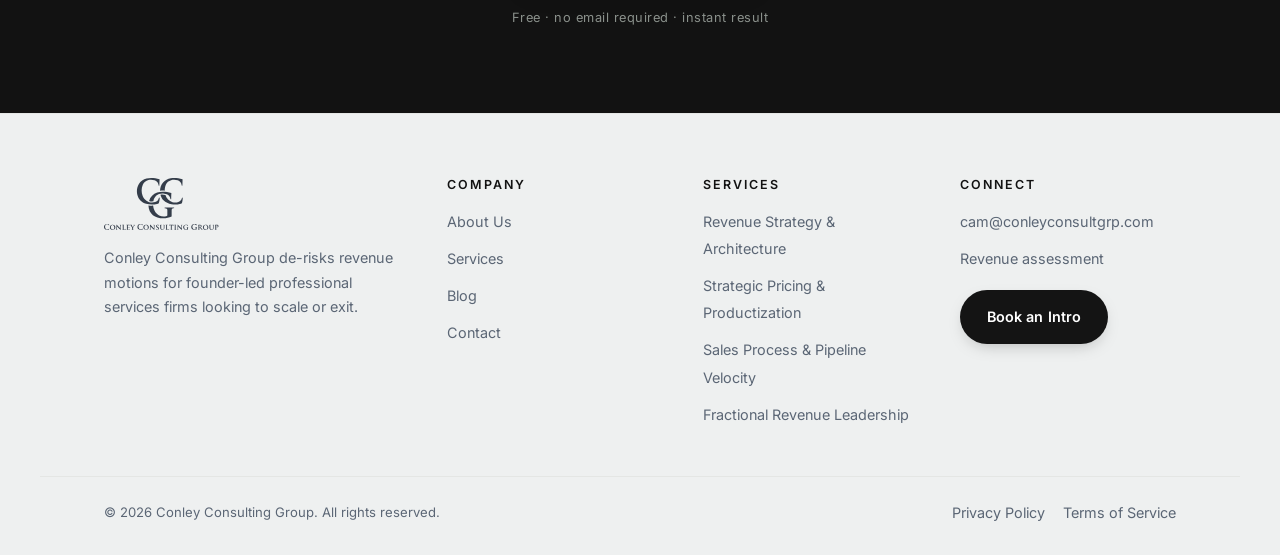
<file: services.html>
<!DOCTYPE html>
<html lang="en">
<head>
<meta charset="utf-8">
<meta name="viewport" content="width=device-width,initial-scale=1">
<title>Revenue Optimization System — Conley Consulting Group</title>
<meta name="description" content="A comprehensive approach to transforming your business into a revenue-generating machine through strategic alignment, data-driven optimization, and sustainable growth systems.">
<link rel="preconnect" href="https://fonts.googleapis.com">
<link rel="preconnect" href="https://fonts.gstatic.com" crossorigin>
<link href="https://fonts.googleapis.com/css2?family=Sora:wght@400;500;600;700&family=Inter:wght@400;500;600&display=swap" rel="stylesheet">
<link rel="stylesheet" href="assets/style.css">
<link rel="icon" href="data:image/svg+xml,%3Csvg xmlns='http://www.w3.org/2000/svg' viewBox='0 0 32 32'%3E%3Crect width='32' height='32' rx='7' fill='%23121212'/%3E%3Ctext x='16' y='22' font-family='Sora,sans-serif' font-size='14' font-weight='700' fill='%23ffffff' text-anchor='middle'%3EC%3C/text%3E%3C/svg%3E">
</head>
<body>
<div class="scroll-progress"></div>
<div class="topbar">Is your growth capped by your own bandwidth? <b>Move from founder-led sales to a predictable revenue engine.</b></div>

<header class="nav">
  <div class="nav__inner">
    <a class="nav__logo" href="index.html" aria-label="Conley Consulting Group — home">
      <img src="assets/conley-logo.png" alt="Conley Consulting Group">
    </a>
    <nav>
      <ul class="nav__links">
        <li><a href="index.html">Home</a></li>
        <li><a href="about.html">About Us</a></li>
        <li><a href="services.html">Services</a></li>
        <li><a href="blog.html">Blog</a></li>
        <li><a href="contact.html">Contact</a></li>
        <li><a class="btn" data-magnetic href="book.html">Book an Intro
          <svg viewBox="0 0 24 24" fill="none" stroke="currentColor" stroke-width="2" stroke-linecap="round" stroke-linejoin="round"><path d="M5 12h14M13 6l6 6-6 6"/></svg></a></li>
      </ul>
    </nav>
    <button class="nav__toggle" aria-label="Open menu" aria-expanded="false"><span></span></button>
  </div>
</header>

<section class="phero phero--split">
  <div class="hero__grain"></div>
  <div class="wrap">
    <div>
      <span class="eyebrow">Revenue Optimization System</span>
      <h1>Transform your firm into a revenue-generating machine</h1>
      <p>A comprehensive approach built on strategic alignment, data-driven optimization, and sustainable growth systems — from offer clarity and positioning to funnel optimization and retention.</p>
      <div class="hero__cta" style="margin-top:26px">
        <a class="btn btn--lg" data-magnetic href="book.html">Book an Intro
          <svg viewBox="0 0 24 24" fill="none" stroke="currentColor" stroke-width="2" stroke-linecap="round" stroke-linejoin="round"><path d="M5 12h14M13 6l6 6-6 6"/></svg></a>
        <a class="btn btn--ghost btn--lg" href="quiz.html">2-min assessment</a>
      </div>
    </div>
    <div class="frame frame--wide">
      <img src="assets/desk.jpg" alt="Planning a revenue roadmap">
      <span class="frame__tag">One system, engineered end to end</span>
    </div>
  </div>
</section>

<a class="assessbar" href="quiz.html" aria-label="Take the 2-minute revenue assessment">
  <span class="assessbar__pill">
    <svg class="assessbar__spark" viewBox="0 0 24 24" fill="none" stroke="currentColor" stroke-width="2" stroke-linecap="round" stroke-linejoin="round"><path d="M13 2 3 14h9l-1 8 10-12h-9l1-8z"/></svg>
    <b>How founder-dependent is your revenue?</b>
    <span class="assessbar__cta">Take the 2-min assessment
      <svg viewBox="0 0 24 24" fill="none" stroke="currentColor" stroke-width="2.2" stroke-linecap="round" stroke-linejoin="round"><path d="M5 12h14M13 6l6 6-6 6"/></svg></span>
  </span>
</a>

<!-- overview -->
<section class="section bg-white">
  <div class="wrap align__grid">
    <div class="reveal">
      <span class="eyebrow">Why revenue growth stalls</span>
      <p class="align__statement mt-l">Most businesses struggle with revenue not for lack of effort — but because their systems are misaligned.</p>
    </div>
    <div class="align__body reveal" data-d="1">
      <p>Our Revenue Optimization System addresses every critical element of your business — offer clarity and positioning, pricing, funnel optimization, and retention — creating a cohesive ecosystem designed for sustainable, scalable growth.</p>
      <p>You transform your revenue engine from the ground up: clearer offer, sharper positioning, and mechanics that compound instead of leaking.</p>
    </div>
  </div>
</section>

<!-- data-driven -->
<section class="section bg-mist">
  <div class="wrap split">
    <div class="split__media frame frame--wide reveal">
      <img src="assets/analytics.jpg" alt="A revenue dashboard tracking conversion and retention">
      <span class="frame__tag">A data-driven operating rhythm</span>
    </div>
    <div class="split__body reveal" data-d="1">
      <span class="eyebrow">Measurable by design</span>
      <h2 class="h-md" style="margin:14px 0 16px">Every change ties back to a number</h2>
      <p>Revenue, conversion, lifetime value, cycle time. We instrument the funnel so you can see what's working, forecast what's next, and make the following decision on evidence instead of instinct.</p>
    </div>
  </div>
</section>

<!-- value props -->
<section class="section bg-white">
  <div class="wrap">
    <div class="grid-3 reveal-list">
      <div class="card">
        <div class="card__icon"><svg viewBox="0 0 24 24" fill="none" stroke="currentColor" stroke-width="2" stroke-linecap="round" stroke-linejoin="round"><path d="m9 11 3 3L22 4"/><path d="M21 12v7a2 2 0 0 1-2 2H5a2 2 0 0 1-2-2V5a2 2 0 0 1 2-2h11"/></svg></div>
        <h3>Proven Framework</h3>
        <p>A battle-tested methodology refined across 200+ companies — not recycled growth hacks.</p>
      </div>
      <div class="card">
        <div class="card__icon"><svg viewBox="0 0 24 24" fill="none" stroke="currentColor" stroke-width="2" stroke-linecap="round" stroke-linejoin="round"><path d="M3 3v18h18"/><path d="m7 15 4-4 3 3 5-6"/></svg></div>
        <h3>Measurable Results</h3>
        <p>Every change ties to a number — revenue, conversion, retention, cycle time — so progress is visible.</p>
      </div>
      <div class="card">
        <div class="card__icon"><svg viewBox="0 0 24 24" fill="none" stroke="currentColor" stroke-width="2" stroke-linecap="round" stroke-linejoin="round"><path d="M12 20h9"/><path d="M16.5 3.5a2.12 2.12 0 0 1 3 3L7 19l-4 1 1-4Z"/></svg></div>
        <h3>Custom Solutions</h3>
        <p>Tailored strategies designed for your unique business model, market position, and growth ambitions.</p>
      </div>
    </div>
  </div>
</section>

<!-- what's included — vertical timeline -->
<section class="section bg-paper">
  <div class="wrap">
    <div class="section-head reveal">
      <span class="eyebrow">What's included</span>
      <h2 class="h-lg">Three phases that rebuild the engine</h2>
      <p class="lede">Run in sequence over an engagement — each phase feeds the next.</p>
    </div>
    <div class="timeline">
      <div class="timeline__row">
        <div class="timeline__n">01</div>
        <div class="timeline__body">
          <h3>Revenue Architecture Audit</h3>
          <p>A deep dive into your current revenue systems to identify gaps, inefficiencies, and untapped opportunities across the entire customer journey.</p>
          <div class="timeline__tags"><span>Offer clarity analysis</span><span>Pricing structure review</span><span>Funnel conversion mapping</span><span>Customer journey analysis</span></div>
        </div>
      </div>
      <div class="timeline__row">
        <div class="timeline__n">02</div>
        <div class="timeline__body">
          <h3>Strategic Revenue Planning</h3>
          <p>A custom revenue roadmap aligned with your business goals, market position, and growth ambitions — from positioning to pricing strategy.</p>
          <div class="timeline__tags"><span>Market positioning strategy</span><span>Value proposition refinement</span><span>Pricing optimization model</span><span>Growth target framework</span></div>
        </div>
      </div>
      <div class="timeline__row">
        <div class="timeline__n">03</div>
        <div class="timeline__body">
          <h3>Conversion System Design</h3>
          <p>High-converting funnels and customer touchpoints that turn prospects into customers and customers into advocates.</p>
          <div class="timeline__tags"><span>Funnel optimization strategy</span><span>Landing page frameworks</span><span>Email sequence design</span><span>CRO testing roadmap</span></div>
        </div>
      </div>
    </div>
  </div>
</section>

<!-- results -->
<section class="section stats">
  <div class="wrap">
    <div class="section-head section-head--center reveal">
      <span class="eyebrow">Average client results</span>
      <h2 class="h-lg">The numbers that move</h2>
    </div>
    <div class="stats__grid reveal">
      <div><b data-count="25" data-suffix="–40%">25–40%</b><span>Average revenue increase</span></div>
      <div><b data-count="2" data-suffix="–3×">2–3×</b><span>Conversion improvement</span></div>
      <div><b data-count="40" data-suffix="–60%">40–60%</b><span>LTV increase</span></div>
      <div><b data-count="10" data-suffix="×">10×</b><span>Faster optimization cycles</span></div>
    </div>
  </div>
</section>

<!-- achieve -->
<section class="section bg-paper">
  <div class="wrap">
    <div class="section-head reveal">
      <span class="eyebrow">What you'll achieve</span>
      <h2 class="h-lg">Outcomes you can operate on</h2>
    </div>
    <div class="grid-3 reveal-list">
      <div class="card"><span class="card__num">→</span><h3>Revenue Predictability</h3><p>Reliable systems with consistent growth patterns you can forecast and plan against.</p></div>
      <div class="card"><span class="card__num">→</span><h3>Customer Lifetime Value</h3><p>Retention mechanics that raise the value of every customer you already won.</p></div>
      <div class="card"><span class="card__num">→</span><h3>Data-Driven Decisions</h3><p>An operating rhythm where the next move is informed by evidence, not instinct.</p></div>
      <div class="card"><span class="card__num">→</span><h3>Market Clarity</h3><p>Positioning that makes your offer the obvious choice for the buyer you want.</p></div>
      <div class="card"><span class="card__num">→</span><h3>Scalable Infrastructure</h3><p>A revenue engine that grows without adding proportional founder hours.</p></div>
      <div class="card"><span class="card__num">→</span><h3>Conversion Optimization</h3><p>A tested funnel that compounds — small wins stacking into step-changes.</p></div>
    </div>
  </div>
</section>

<!-- CTA -->
<section class="section ctaband">
  <img class="ctaband__bg" src="assets/desk.jpg" alt="">
  <div class="wrap reveal">
    <span class="eyebrow">Ready to transform your revenue?</span>
    <h2 class="mt-l">Schedule a complimentary 60-minute revenue assessment</h2>
    <p>Explore how the Revenue Optimization System applies to your firm — no commitment required.</p>
    <a class="btn btn--lg" data-magnetic href="book.html">Book an Intro
      <svg viewBox="0 0 24 24" fill="none" stroke="currentColor" stroke-width="2" stroke-linecap="round" stroke-linejoin="round"><path d="M5 12h14M13 6l6 6-6 6"/></svg></a>
    <div class="ctaband__stats">
      <div><b>60 min</b><span>Discovery call</span></div>
      <div><b>24–48h</b><span>Response time</span></div>
      <div><b>$0</b><span>No commitment required</span></div>
    </div>
  </div>
</section>

<section class="qpush">
  <div class="wrap reveal">
    <span class="eyebrow" style="justify-content:center;color:#a7ada7">2-minute revenue assessment</span>
    <h3>How founder-dependent is your revenue?</h3>
    <p>Five quick questions and you'll know exactly where your revenue engine stands — and the single fastest thing to fix.</p>
    <a class="btn btn--light btn--lg" data-magnetic href="quiz.html">Take the assessment
      <svg viewBox="0 0 24 24" fill="none" stroke="currentColor" stroke-width="2" stroke-linecap="round" stroke-linejoin="round"><path d="M5 12h14M13 6l6 6-6 6"/></svg></a>
    <div class="qpush__meta">Free · no email required · instant result</div>
  </div>
</section>

<footer class="footer">
  <div class="wrap footer__grid">
    <div class="footer__brand">
      <img src="assets/footer-logo.svg" alt="Conley Consulting Group">
      <p>Conley Consulting Group de-risks revenue motions for founder-led professional services firms looking to scale or exit.</p>
    </div>
    <div><h4>Company</h4><ul><li><a href="about.html">About Us</a></li><li><a href="services.html">Services</a></li><li><a href="blog.html">Blog</a></li><li><a href="contact.html">Contact</a></li></ul></div>
    <div><h4>Services</h4><ul><li><a href="services.html">Revenue Strategy &amp; Architecture</a></li><li><a href="services.html">Strategic Pricing &amp; Productization</a></li><li><a href="services.html">Sales Process &amp; Pipeline Velocity</a></li><li><a href="services.html">Fractional Revenue Leadership</a></li></ul></div>
    <div><h4>Connect</h4><ul><li><a href="mailto:cam@conleyconsultgrp.com">cam@conleyconsultgrp.com</a></li><li><a href="quiz.html">Revenue assessment</a></li><li><a class="btn" data-magnetic href="book.html" style="margin-top:8px">Book an Intro</a></li></ul></div>
  </div>
  <div class="wrap footer__bottom">
    <span>© <span data-year>2026</span> Conley Consulting Group. All rights reserved.</span>
    <span><a href="#">Privacy Policy</a><a href="#">Terms of Service</a></span>
  </div>
</footer>

<script src="assets/app.js"></script>
</body>
</html>
</file>
<file: assets/style.css>
/* ===================================================================
   Conley Consulting Group — interactive rebuild
   Palette matched to live site: white + grey + near-black (monochrome).
   Photography carries the visual weight. Fonts: Sora + Inter.
   =================================================================== */

:root{
  --ink:#121212;
  --ink-2:#1c1e20;
  --slate:#343D4A;
  --slate-soft:#5b6675;
  --graphite:#141414;     /* primary button / solid dark */
  --graphite-2:#4a5560;   /* links, eyebrow, small accents */
  --steel:#8a9099;        /* faint accent: dots, glows */
  --hair:#e2e5e3;         /* pale fill / hover border */
  --hair-soft:#f2f3f2;    /* very light fill */
  --paper:#F5F5F5;
  --mist:#EEF0F0;
  --line:#e4e6e4;
  --card:#ffffff;
  --text:#414141;
  --text-dim:#6b7178;

  --font-display:'Sora',system-ui,-apple-system,'Segoe UI',sans-serif;
  --font-body:'Inter',system-ui,-apple-system,'Segoe UI',sans-serif;

  --wrap:1200px;
  --gutter:clamp(20px,5vw,64px);
  --radius:18px;
  --radius-lg:26px;

  --shadow-sm:0 1px 2px rgba(18,18,18,.04),0 4px 12px rgba(18,18,18,.05);
  --shadow-md:0 2px 6px rgba(18,18,18,.05),0 18px 40px -12px rgba(52,61,74,.20);
  --shadow-lg:0 4px 10px rgba(18,18,18,.06),0 40px 80px -20px rgba(18,18,18,.24);

  --ease:cubic-bezier(.22,1,.36,1);
  --ease-spring:cubic-bezier(.34,1.56,.64,1);
}

*,*::before,*::after{box-sizing:border-box}
html{scroll-behavior:smooth;-webkit-text-size-adjust:100%;overflow-x:clip}
body{
  margin:0;
  font-family:var(--font-body);
  color:var(--text);
  background:var(--paper);
  line-height:1.7;
  font-size:16px;
  overflow-x:clip;
  -webkit-font-smoothing:antialiased;
}
img{max-width:100%;display:block}
a{color:inherit;text-decoration:none}
button{font:inherit;cursor:pointer}
h1,h2,h3,h4{
  font-family:var(--font-display);
  color:var(--ink);
  line-height:1.08;
  letter-spacing:-.03em;
  font-weight:600;
  margin:0;
}
p{margin:0}
::selection{background:var(--ink);color:#fff}

/* ---------- layout helpers ---------- */
.wrap{max-width:var(--wrap);margin-inline:auto;padding-inline:var(--gutter)}
.section{padding-block:clamp(72px,10vw,140px);position:relative}
.section--tight{padding-block:clamp(48px,7vw,90px)}
.eyebrow{
  font-family:var(--font-body);
  font-size:.72rem;
  font-weight:600;
  letter-spacing:.22em;
  text-transform:uppercase;
  color:var(--graphite-2);
  display:inline-flex;
  align-items:center;
  gap:.6em;
}
.eyebrow::before{
  content:"";width:26px;height:1px;background:currentColor;opacity:.55;
}
.h-xl{font-size:clamp(2.4rem,6vw,4.4rem)}
.h-lg{font-size:clamp(1.9rem,4.4vw,3.1rem)}
.h-md{font-size:clamp(1.4rem,2.6vw,1.9rem)}
.lede{font-size:clamp(1.05rem,1.5vw,1.22rem);color:var(--text-dim);max-width:60ch}

/* ---------- scroll progress ---------- */
.scroll-progress{
  position:fixed;top:0;left:0;height:2px;width:0;z-index:120;
  background:linear-gradient(90deg,var(--ink),var(--slate),var(--steel));
  transition:width .1s linear;
}

/* ---------- cursor glow ---------- */
.cursor-glow{
  position:fixed;top:0;left:0;width:520px;height:520px;border-radius:50%;
  pointer-events:none;z-index:1;transform:translate(-50%,-50%);
  background:radial-gradient(circle,rgba(52,61,74,.10),rgba(52,61,74,0) 62%);
  opacity:0;transition:opacity .5s var(--ease);mix-blend-mode:multiply;
}
body.cursor-ready .cursor-glow{opacity:1}
@media (hover:none){.cursor-glow{display:none}}

/* ---------- announcement bar ---------- */
.topbar{
  background:var(--ink);color:#cfd3d0;font-size:.8rem;text-align:center;
  padding:9px var(--gutter);letter-spacing:.01em;position:relative;z-index:60;
}
.topbar b{color:#fff;font-weight:600}

/* ---------- nav (dark — matches live site) ---------- */
.nav{
  position:sticky;top:0;z-index:100;
  background:rgba(18,18,18,.72);
  backdrop-filter:blur(14px) saturate(140%);
  -webkit-backdrop-filter:blur(14px) saturate(140%);
  border-bottom:1px solid rgba(255,255,255,.06);
  transition:padding .35s var(--ease),background .35s var(--ease);
}
.nav.shrink{background:rgba(18,18,18,.94)}
.nav__inner{
  max-width:var(--wrap);margin-inline:auto;padding:16px var(--gutter);
  display:flex;align-items:center;justify-content:space-between;gap:24px;
  transition:padding .35s var(--ease);
}
.nav.shrink .nav__inner{padding-block:10px}
.nav__logo img{height:46px;width:auto;transition:height .35s var(--ease)}
.nav.shrink .nav__logo img{height:38px}
@media (max-width:520px){.nav__logo img{height:38px}}
.nav__links{display:flex;align-items:center;gap:34px;list-style:none;margin:0;padding:0}
.nav__links a{
  color:#d5d8d5;font-size:.92rem;font-weight:500;letter-spacing:.01em;
  position:relative;padding:6px 0;transition:color .25s var(--ease);
}
.nav__links a::after{
  content:"";position:absolute;left:0;bottom:0;height:1.5px;width:0;
  background:#fff;transition:width .3s var(--ease);
}
.nav__links a:hover{color:#fff}
.nav__links a:hover::after,.nav__links a[aria-current="page"]::after{width:100%}
.nav__links a[aria-current="page"]{color:#fff}

.btn{
  --btn-bg:#141414;--btn-fg:#fff;
  display:inline-flex;align-items:center;justify-content:center;gap:.55em;
  background:var(--btn-bg);color:var(--btn-fg);
  padding:14px 26px;border-radius:100px;border:1px solid transparent;
  font-weight:600;font-size:.94rem;letter-spacing:.005em;
  transition:transform .3s var(--ease-spring),box-shadow .3s var(--ease),background .3s var(--ease);
  box-shadow:0 6px 18px -8px rgba(18,18,18,.35);
  will-change:transform;
}
.btn:hover{transform:translateY(-2px);box-shadow:0 12px 26px -10px rgba(18,18,18,.42);background:#000}
.btn:active{transform:translateY(0) scale(.98)}
.btn:focus-visible{outline:2px solid var(--slate);outline-offset:3px}
.btn svg{width:16px;height:16px;transition:transform .3s var(--ease)}
.btn:hover svg{transform:translateX(3px)}
.btn--ghost{
  --btn-bg:transparent;--btn-fg:var(--ink);
  border-color:var(--line);box-shadow:none;
}
.btn--ghost:hover{background:var(--ink);--btn-fg:#fff;border-color:var(--ink)}
.btn--light{--btn-bg:#fff;--btn-fg:var(--ink);box-shadow:0 8px 24px -12px rgba(0,0,0,.4)}
.btn--light:hover{background:#fff;color:#000}
.btn--lg{padding:16px 32px;font-size:1rem}
/* frosted "liquid glass" — highlighted secondary action on the photo hero */
.btn--glass{
  --btn-fg:#fff;position:relative;background:rgba(255,255,255,.17);
  border:1.5px solid rgba(255,255,255,.7);font-weight:600;
  backdrop-filter:blur(14px) saturate(150%);-webkit-backdrop-filter:blur(14px) saturate(150%);
  box-shadow:0 10px 34px -12px rgba(0,0,0,.55),inset 0 1px 0 rgba(255,255,255,.4);
}
.btn--glass::before{
  content:"";position:absolute;inset:-4px;border-radius:inherit;
  border:1.5px solid rgba(255,255,255,.55);opacity:.9;
  animation:glassPulse 2.8s var(--ease) infinite;
}
@keyframes glassPulse{
  0%{transform:scale(1);opacity:.55}
  70%{transform:scale(1.12);opacity:0}
  100%{transform:scale(1.12);opacity:0}
}
.btn--glass:hover{background:rgba(255,255,255,.28);border-color:#fff}
@media (prefers-reduced-motion:reduce){.btn--glass::before{animation:none;opacity:0}}

.nav__toggle{
  display:none;width:44px;height:44px;border:1px solid rgba(255,255,255,.16);
  border-radius:12px;background:transparent;position:relative;
}
.nav__toggle span,.nav__toggle span::before,.nav__toggle span::after{
  content:"";position:absolute;left:50%;top:50%;width:18px;height:1.6px;
  background:#fff;transition:transform .3s var(--ease),opacity .2s;
}
.nav__toggle span{transform:translate(-50%,-50%)}
.nav__toggle span::before{transform:translate(-50%,-6px)}
.nav__toggle span::after{transform:translate(-50%,6px)}
body.menu-open .nav__toggle span{background:transparent}
body.menu-open .nav__toggle span::before{transform:translate(-50%,0) rotate(45deg)}
body.menu-open .nav__toggle span::after{transform:translate(-50%,0) rotate(-45deg)}

@media (max-width:860px){
  .nav__toggle{display:block}
  .nav__links{
    position:fixed;inset:0 0 0 auto;width:min(320px,82vw);
    flex-direction:column;align-items:flex-start;gap:8px;
    background:var(--ink-2);padding:110px 34px 40px;
    transform:translateX(100%);transition:transform .45s var(--ease);
    border-left:1px solid rgba(255,255,255,.08);
  }
  body.menu-open .nav__links{transform:translateX(0)}
  .nav__links a{font-size:1.15rem;width:100%;padding:12px 0}
  .nav__links .btn{margin-top:14px}
}

/* ---------- hero (photo + dark scrim) ---------- */
.hero{
  position:relative;overflow:hidden;color:#eef0ee;
  background:#101113 url("hero.jpg") center 35%/cover no-repeat;
  min-height:calc(100svh - 126px);   /* fill one screen minus topbar + nav (assessbar moved into page on home) */
  max-height:880px;
  display:flex;align-items:center;
  padding-block:clamp(32px,4.5vh,60px);
  isolation:isolate;
}
.hero > .wrap{width:100%}
@media (max-width:900px){
  .hero{min-height:auto;max-height:none;padding-block:clamp(48px,9vw,72px)}
}
.hero__mesh{
  position:absolute;inset:0;z-index:-2;
  background:linear-gradient(112deg,rgba(14,14,16,.94) 0%,rgba(14,14,16,.78) 42%,rgba(14,14,16,.45) 78%,rgba(14,14,16,.32) 100%);
}
.hero__grain{
  position:absolute;inset:0;z-index:-1;opacity:.35;pointer-events:none;
  background-image:url("data:image/svg+xml,%3Csvg xmlns='http://www.w3.org/2000/svg' width='140' height='140'%3E%3Cfilter id='n'%3E%3CfeTurbulence type='fractalNoise' baseFrequency='.85' numOctaves='2' stitchTiles='stitch'/%3E%3CfeColorMatrix type='saturate' values='0'/%3E%3C/filter%3E%3Crect width='100%25' height='100%25' filter='url(%23n)' opacity='.4'/%3E%3C/svg%3E");
  mix-blend-mode:overlay;
}
.hero__grid{
  display:grid;grid-template-columns:1.05fr .95fr;gap:clamp(32px,5vw,72px);
  align-items:center;
}
.hero h1{
  color:#fff;font-size:clamp(2.3rem,5.4vw,4rem);font-weight:600;
  margin:18px 0 20px;
}
.hero h1 .word{
  display:inline-block;opacity:0;transform:translateY(28px) rotate(2deg);
  animation:wordUp .8s var(--ease) forwards;
}
@keyframes wordUp{to{opacity:1;transform:none}}
.hero h1 .accent{
  position:relative;color:#fff;
}
.hero h1 .accent::after{
  content:"";position:absolute;left:0;right:0;bottom:.06em;height:3px;
  background:rgba(255,255,255,.55);border-radius:2px;
}
.hero__sub{color:#c3c7c3;font-size:clamp(1rem,1.4vw,1.14rem);max-width:46ch}
.hero__cta{display:flex;gap:14px;flex-wrap:wrap;margin-top:28px}
.hero__stats{
  display:flex;gap:30px;margin-top:32px;flex-wrap:wrap;
  border-top:1px solid rgba(255,255,255,.14);padding-top:20px;
}
.hero__stats div{display:flex;flex-direction:column}
.hero__stats b{font-family:var(--font-display);font-size:1.6rem;color:#fff;font-weight:600}
.hero__stats span{font-size:.82rem;color:#a7ada7;letter-spacing:.02em}

/* short laptop screens: keep the hero within one screen (placed AFTER the
   base .hero__* rules so these win by source order) */
@media (min-width:901px) and (max-height:900px){
  .hero{min-height:calc(100svh - 128px);padding-block:clamp(20px,3vh,40px)}
  .hero .eyebrow{font-size:.68rem}
  .hero h1{font-size:clamp(1.7rem,3vw,2.4rem);line-height:1.14;margin:10px 0 12px}
  .hero__sub{font-size:.92rem;max-width:46ch}
  .hero__cta{margin-top:16px;gap:12px}
  .hero__cta .btn--lg{padding:12px 20px;font-size:.9rem}
  .hero__stats{margin-top:14px;padding-top:12px;gap:20px}
  .hero__stats b{font-size:1.15rem}
  .hero__stats span{font-size:.74rem}
  .enginecard{padding:18px}
  .enginecard__chips{margin-top:10px}
  .enginecard__float{display:none}
}
@media (min-width:901px) and (max-height:800px){
  .hero h1{font-size:1.55rem}
  .hero__sub{font-size:.86rem}
  .hero__stats{display:none}
}

/* hero visual — self-drawing revenue engine */
.enginecard{
  position:relative;background:linear-gradient(180deg,rgba(19,21,24,.86),rgba(19,21,24,.74));
  border:1px solid rgba(255,255,255,.18);border-radius:var(--radius-lg);
  padding:26px;backdrop-filter:blur(14px) saturate(120%);-webkit-backdrop-filter:blur(14px) saturate(120%);
  box-shadow:var(--shadow-lg);
}
.enginecard__head{display:flex;justify-content:space-between;align-items:center;margin-bottom:8px}
.enginecard__head span{font-size:.74rem;letter-spacing:.18em;text-transform:uppercase;color:#a7ada7}
.enginecard__pill{
  font-size:.72rem;color:#fff;border:1px solid rgba(255,255,255,.35);
  padding:3px 10px;border-radius:100px;
}
.enginecard svg{width:100%;height:auto;display:block;overflow:visible}
.spark-line{
  fill:none;stroke:url(#sg);stroke-width:2.5;stroke-linecap:round;stroke-linejoin:round;
  stroke-dasharray:1200;stroke-dashoffset:1200;
}
.enginecard.in .spark-line{animation:draw 2.2s var(--ease) .3s forwards}
@keyframes draw{to{stroke-dashoffset:0}}
.spark-dot{opacity:0;transform-box:fill-box;transform-origin:center}
.enginecard.in .spark-dot{animation:pop .5s var(--ease-spring) forwards}
.enginecard.in .spark-dot:nth-of-type(1){animation-delay:1.4s}
.enginecard.in .spark-dot:nth-of-type(2){animation-delay:1.8s}
.enginecard.in .spark-dot:nth-of-type(3){animation-delay:2.2s}
@keyframes pop{from{opacity:0;transform:scale(0)}to{opacity:1;transform:scale(1)}}
.enginecard__chips{display:flex;gap:10px;margin-top:16px;flex-wrap:wrap}
.chip{
  display:flex;flex-direction:column;flex:1;min-width:90px;
  background:rgba(255,255,255,.06);border:1px solid rgba(255,255,255,.10);
  border-radius:14px;padding:12px 14px;
}
.chip b{color:#fff;font-family:var(--font-display);font-size:1.15rem}
.chip span{font-size:.72rem;color:#a7ada7}
.enginecard__float{
  position:absolute;background:#fff;color:var(--ink);border-radius:14px;
  padding:12px 16px;box-shadow:var(--shadow-md);font-size:.8rem;font-weight:600;
  display:flex;align-items:center;gap:8px;
}
.enginecard__float.one{top:-22px;right:26px;animation:bob 4s ease-in-out infinite}
.enginecard__float.two{bottom:-20px;left:18px;animation:bob 4.6s ease-in-out infinite .6s}
.enginecard__float i{width:8px;height:8px;border-radius:50%;background:var(--slate);display:block}
@keyframes bob{50%{transform:translateY(-9px)}}

@media (max-width:900px){
  .hero{padding-block:clamp(64px,10vw,90px)}
  .hero__grid{grid-template-columns:1fr;gap:38px}
  .enginecard{order:-1}
  .enginecard__float.one{top:-16px;right:14px}
  .enginecard__float.two{bottom:-14px;left:10px;font-size:.74rem;padding:9px 12px}
  .hero__stats{gap:22px;margin-top:32px}
}

/* ---------- marquee (light) ---------- */
.marquee{
  background:var(--mist);color:var(--slate-soft);padding:16px 0;overflow:hidden;
  border-block:1px solid var(--line);
}
.marquee__track{display:flex;gap:56px;width:max-content;animation:scrollx 32s linear infinite}
.marquee:hover .marquee__track{animation-play-state:paused}
.marquee span{display:flex;align-items:center;gap:56px;font-family:var(--font-display);font-size:1rem;letter-spacing:.02em;white-space:nowrap}
.marquee span::after{content:"";width:6px;height:6px;border-radius:50%;background:var(--steel)}
@keyframes scrollx{to{transform:translateX(-50%)}}

/* ---------- generic reveal ---------- */
.reveal{opacity:0;transform:translateY(30px);transition:opacity .8s var(--ease),transform .8s var(--ease)}
.reveal.in{opacity:1;transform:none}
.reveal[data-d="1"]{transition-delay:.08s}
.reveal[data-d="2"]{transition-delay:.16s}
.reveal[data-d="3"]{transition-delay:.24s}
.reveal[data-d="4"]{transition-delay:.32s}
@media (prefers-reduced-motion:reduce){
  *,*::before,*::after{animation-duration:.001s!important;transition-duration:.001s!important}
  .reveal{opacity:1;transform:none}
  .hero h1 .word{opacity:1;transform:none}
}

/* ---------- section head ---------- */
.section-head{max-width:70ch;margin-bottom:clamp(40px,6vw,72px)}
.section-head h2{margin:16px 0 18px}
.section-head--center{margin-inline:auto;text-align:center}
.section-head--center .eyebrow::before{display:none}

/* ---------- framed image ---------- */
.frame{
  position:relative;border-radius:var(--radius-lg);overflow:hidden;
  box-shadow:var(--shadow-lg);background:var(--slate);
}
.frame img{width:100%;height:100%;object-fit:cover;filter:grayscale(.18) contrast(1.03)}
.frame--tall img{aspect-ratio:4/5}
.frame--wide img{aspect-ratio:16/10}
.frame--sq img{aspect-ratio:1/1}
.frame::after{
  content:"";position:absolute;inset:0;
  background:linear-gradient(180deg,transparent 55%,rgba(18,18,18,.30));
  mix-blend-mode:multiply;
}
.frame__tag{
  position:absolute;left:16px;bottom:16px;z-index:2;background:rgba(18,18,18,.72);
  backdrop-filter:blur(8px);color:#fff;border-radius:12px;padding:10px 14px;
  font-size:.78rem;font-weight:600;letter-spacing:.03em;
}

/* ---------- alignment / value block ---------- */
.align{background:var(--card)}
.align__statement{
  font-family:var(--font-display);font-weight:500;letter-spacing:-.02em;
  font-size:clamp(1.5rem,3.4vw,2.5rem);line-height:1.25;color:var(--ink);
  max-width:24ch;
}
.align__grid{display:grid;grid-template-columns:1fr 1fr;gap:clamp(30px,5vw,64px);align-items:center}
.align__body p+p{margin-top:16px}
@media (max-width:820px){.align__grid{grid-template-columns:1fr}}

/* split: text + image */
.split{display:grid;grid-template-columns:1fr 1fr;gap:clamp(30px,5vw,68px);align-items:center}
.split--rev .split__media{order:-1}
.split__body p+p{margin-top:16px}
.split__body .btn,.split__body .card__link{margin-top:26px}
@media (max-width:820px){
  .split{grid-template-columns:1fr;gap:32px}
  .split--rev .split__media{order:0}
  .split__media{max-width:520px}
}

/* ---------- engine pillars (interactive tabs) ---------- */
.engine{background:var(--mist)}
.engine__layout{display:grid;grid-template-columns:.9fr 1.1fr;gap:clamp(28px,5vw,60px)}
.engine__tabs{display:flex;flex-direction:column;gap:6px}
.engine__tab{
  display:grid;grid-template-columns:auto 1fr auto;gap:16px;align-items:center;
  text-align:left;background:transparent;border:0;border-radius:14px;
  padding:18px 18px;color:var(--slate-soft);transition:background .3s var(--ease),color .3s var(--ease);
  position:relative;
}
.engine__tab .num{font-family:var(--font-display);font-size:.85rem;color:var(--graphite-2);font-weight:600}
.engine__tab .t{font-family:var(--font-display);font-weight:600;font-size:1.02rem;color:var(--ink);letter-spacing:-.02em}
.engine__tab .arrow{width:16px;height:16px;opacity:0;transform:translateX(-6px);transition:.3s var(--ease)}
.engine__tab:hover{background:rgba(255,255,255,.6)}
.engine__tab[aria-selected="true"]{background:#fff;box-shadow:var(--shadow-sm)}
.engine__tab[aria-selected="true"] .arrow{opacity:1;transform:none}
.engine__tab::before{
  content:"";position:absolute;left:0;top:14px;bottom:14px;width:3px;border-radius:3px;
  background:var(--ink);transform:scaleY(0);transition:transform .35s var(--ease);
}
.engine__tab[aria-selected="true"]::before{transform:scaleY(1)}
.engine__panel{
  background:#fff;border-radius:var(--radius-lg);padding:clamp(28px,4vw,44px);
  box-shadow:var(--shadow-md);position:relative;overflow:hidden;min-height:320px;
}
.engine__panel > *{position:relative;z-index:1}
.engine__pane .pnum{
  display:block;font-family:var(--font-display);font-weight:700;
  font-size:clamp(3.6rem,9vw,6.2rem);line-height:.9;letter-spacing:-.06em;
  color:transparent;-webkit-text-stroke:2px #c7cccc;text-stroke:2px #c7cccc;
  margin-bottom:18px;
}
.pane__grid{display:grid;grid-template-columns:1.05fr .95fr;gap:clamp(22px,4vw,44px);align-items:start}
.engine__panel h3{font-size:clamp(1.3rem,2.4vw,1.7rem);margin-bottom:14px}
.engine__panel .pane__lead p{margin:0}
.engine__panel .pane__list{list-style:none;padding:22px 0 0;margin:0;display:grid;gap:14px;border-top:1px solid var(--line)}
.engine__panel .pane__list li{display:flex;gap:12px;align-items:flex-start;font-size:.95rem;color:var(--text)}
.engine__panel .pane__list li svg{flex:none;width:18px;height:18px;margin-top:3px;color:var(--ink)}
@media (max-width:620px){
  .pane__grid{grid-template-columns:1fr;gap:22px}
  .engine__panel .pane__list{border-top:none;padding-top:0}
}
.engine__pane[hidden]{display:none}
.engine__pane{animation:fadeSlide .5s var(--ease)}
@keyframes fadeSlide{from{opacity:0;transform:translateY(14px)}to{opacity:1;transform:none}}
@media (max-width:820px){.engine__layout{grid-template-columns:1fr}}

/* ---------- founder ---------- */
.founder{background:var(--card)}
.founder__grid{display:grid;grid-template-columns:1fr 1fr;gap:clamp(32px,6vw,80px);align-items:center}
.founder__photo{
  position:relative;border-radius:var(--radius-lg);overflow:hidden;
  box-shadow:var(--shadow-lg);
}
.founder__photo img{
  width:100%;aspect-ratio:3/4;object-fit:cover;
  filter:grayscale(.12) contrast(1.03);
}
.founder__photo::after{
  content:"";position:absolute;inset:0;
  background:linear-gradient(180deg,transparent 58%,rgba(18,18,18,.34));
  mix-blend-mode:multiply;
}
.founder__badge{
  position:absolute;left:18px;bottom:18px;z-index:2;background:rgba(18,18,18,.74);
  backdrop-filter:blur(8px);color:#fff;border-radius:14px;padding:12px 16px;
}
.founder__badge b{font-family:var(--font-display);display:block;font-size:.95rem}
.founder__badge span{font-size:.76rem;color:#c3c7c3}
.founder__body p+p{margin-top:16px}
.founder__body .btn{margin-top:28px}
@media (max-width:820px){
  .founder__grid{grid-template-columns:1fr}
  .founder__photo{max-width:420px}
}

/* ---------- stats band (light) ---------- */
.stats{background:var(--paper)}
.stats__grid{display:grid;grid-template-columns:repeat(4,1fr);gap:24px;text-align:center}
.stats__grid > div{padding:24px 12px;border-radius:16px;background:#fff;border:1px solid var(--line);transition:transform .3s var(--ease),box-shadow .3s var(--ease)}
.stats__grid > div:hover{transform:translateY(-4px);box-shadow:var(--shadow-md)}
.stats__grid b{
  font-family:var(--font-display);font-size:clamp(2rem,4vw,3rem);color:var(--ink);
  font-weight:700;display:block;letter-spacing:-.03em;
}
.stats__grid span{font-size:.86rem;color:var(--text-dim)}
@media (max-width:720px){.stats__grid{grid-template-columns:1fr 1fr}}

/* ---------- testimonial ---------- */
.quote{background:var(--mist)}
.quote__card{max-width:860px;margin-inline:auto;text-align:center;position:relative}
.quote__mark{font-family:var(--font-display);font-size:6rem;color:var(--hair);line-height:.6;display:block;margin-bottom:10px}
.quote__text{
  font-family:var(--font-display);font-weight:500;letter-spacing:-.02em;
  font-size:clamp(1.25rem,2.6vw,1.9rem);line-height:1.4;color:var(--ink);
}
.quote__by{margin-top:24px;font-size:.9rem;color:var(--text-dim);letter-spacing:.02em}
.quote__by b{color:var(--ink);font-weight:600}

/* ---------- cards grid ---------- */
.grid-3{display:grid;grid-template-columns:repeat(3,1fr);gap:24px}
.grid-2{display:grid;grid-template-columns:repeat(2,1fr);gap:24px}
@media (max-width:900px){.grid-3{grid-template-columns:1fr 1fr}}
@media (max-width:640px){.grid-3,.grid-2{grid-template-columns:1fr}}

.card{
  background:var(--card);border:1px solid var(--line);border-radius:var(--radius);
  padding:30px;transition:transform .4s var(--ease),box-shadow .4s var(--ease),border-color .3s var(--ease);
  will-change:transform;position:relative;overflow:hidden;
}
.card::before{
  content:"";position:absolute;inset:0;opacity:0;transition:opacity .4s var(--ease);
  background:radial-gradient(420px circle at var(--mx,50%) var(--my,0%),rgba(52,61,74,.07),transparent 60%);
}
.card:hover{transform:translateY(-6px);box-shadow:var(--shadow-md);border-color:var(--hair)}
.card:hover::before{opacity:1}
.card__num{font-family:var(--font-display);font-size:.82rem;color:var(--graphite-2);font-weight:600;letter-spacing:.05em}
.card h3{font-size:1.15rem;margin:12px 0 10px}
.card p{font-size:.94rem}
.card__icon{
  width:46px;height:46px;border-radius:12px;display:grid;place-items:center;
  background:var(--hair-soft);color:var(--ink);margin-bottom:16px;border:1px solid var(--line);
}
.card__icon svg{width:22px;height:22px}
.card__link{
  margin-top:18px;display:inline-flex;align-items:center;gap:6px;
  font-weight:600;font-size:.88rem;color:var(--ink);
}
.card__link svg{width:14px;height:14px;transition:transform .3s var(--ease)}
.card:hover .card__link svg{transform:translateX(4px)}

/* ---------- page hero (inner pages — light) ---------- */
.phero{
  background:linear-gradient(180deg,#ffffff,#eef0f0);
  color:var(--text);position:relative;overflow:hidden;
  padding-block:clamp(90px,12vw,150px);text-align:center;isolation:isolate;
  border-bottom:1px solid var(--line);
}
.phero .hero__mesh{display:none}
.phero .hero__grain{opacity:.5;mix-blend-mode:multiply}
.phero h1{color:var(--ink);font-size:clamp(2.2rem,5.4vw,3.8rem);margin:18px auto 20px;max-width:18ch}
.phero p{color:var(--text-dim);max-width:56ch;margin-inline:auto;font-size:clamp(1rem,1.5vw,1.15rem)}
.phero .eyebrow{color:var(--graphite-2)}

/* ---------- process steps ---------- */
.steps{counter-reset:step;display:grid;gap:2px;border-radius:var(--radius);overflow:hidden;border:1px solid var(--line)}
.step{
  background:var(--card);padding:28px clamp(20px,4vw,40px);display:grid;
  grid-template-columns:auto 1fr;gap:24px;align-items:start;
  transition:background .3s var(--ease);
}
.step:hover{background:var(--hair-soft)}
.step::before{
  counter-increment:step;content:counter(step,decimal-leading-zero);
  font-family:var(--font-display);font-weight:700;color:var(--graphite-2);font-size:1.1rem;
}
.step h3{font-size:1.1rem;margin-bottom:8px}
.step p{font-size:.94rem}

/* ---------- includes list ---------- */
.includes{display:grid;grid-template-columns:repeat(3,1fr);gap:24px}
@media (max-width:900px){.includes{grid-template-columns:1fr}}
.includes .card ul{list-style:none;padding:0;margin:16px 0 0;display:grid;gap:10px}
.includes .card li{display:flex;gap:10px;font-size:.9rem;align-items:flex-start}
.includes .card li::before{
  content:"";flex:none;width:16px;height:16px;margin-top:3px;border-radius:5px;
  background:var(--hair);
}

/* ---------- blog ---------- */
.filterbar{display:flex;gap:10px;flex-wrap:wrap;margin-bottom:40px}
.filterbar button{
  border:1px solid var(--line);background:#fff;border-radius:100px;
  padding:8px 18px;font-size:.85rem;font-weight:500;color:var(--text-dim);
  transition:.25s var(--ease);
}
.filterbar button:hover{border-color:var(--slate);color:var(--ink)}
.filterbar button[aria-pressed="true"]{background:var(--ink);color:#fff;border-color:var(--ink)}
.post{
  display:flex;flex-direction:column;background:#fff;border:1px solid var(--line);
  border-radius:var(--radius);overflow:hidden;transition:transform .4s var(--ease),box-shadow .4s var(--ease);
}
.post:hover{transform:translateY(-6px);box-shadow:var(--shadow-md)}
.post__img{aspect-ratio:16/10;position:relative;overflow:hidden;background:var(--slate)}
.post__img img{width:100%;height:100%;object-fit:cover;filter:grayscale(.18) contrast(1.03);transition:transform .6s var(--ease)}
.post:hover .post__img img{transform:scale(1.06)}
.post__img::after{content:"";position:absolute;inset:0;background:linear-gradient(180deg,transparent 45%,rgba(18,18,18,.4));mix-blend-mode:multiply}
.post__tag{
  position:absolute;top:14px;left:14px;z-index:2;background:rgba(255,255,255,.94);
  color:var(--ink);font-size:.72rem;font-weight:600;letter-spacing:.06em;
  text-transform:uppercase;padding:5px 12px;border-radius:100px;
}
.post__body{padding:24px;display:flex;flex-direction:column;gap:10px;flex:1}
.post__meta{font-size:.78rem;color:var(--text-dim);letter-spacing:.03em;display:flex;gap:10px}
.post h3{font-size:1.16rem;line-height:1.3}
.post p{font-size:.92rem;flex:1}
.post .card__link{margin-top:6px}
.post.hide{display:none}

.newsletter{
  grid-column:1/-1;background:var(--ink);color:#eef0ee;border-radius:var(--radius);
  padding:clamp(28px,4vw,44px);display:grid;grid-template-columns:1fr auto;gap:24px;align-items:center;
}
.newsletter h3{color:#fff;font-size:1.3rem}
.newsletter p{color:#a7ada7;font-size:.9rem;margin-top:6px}
.newsletter form{display:flex;gap:10px;flex-wrap:wrap}
.newsletter input{
  background:rgba(255,255,255,.06);border:1px solid rgba(255,255,255,.14);
  border-radius:100px;padding:13px 20px;color:#fff;font:inherit;min-width:240px;
}
.newsletter input::placeholder{color:#8a908b}
.newsletter input:focus-visible{outline:2px solid #fff;outline-offset:2px}
@media (max-width:760px){.newsletter{grid-template-columns:1fr}}

/* ---------- contact ---------- */
.contact__grid{display:grid;grid-template-columns:1.1fr .9fr;gap:clamp(30px,5vw,60px);align-items:start}
@media (max-width:900px){.contact__grid{grid-template-columns:1fr}}
.form{background:#fff;border:1px solid var(--line);border-radius:var(--radius-lg);padding:clamp(26px,4vw,42px);box-shadow:var(--shadow-sm)}
.field{margin-bottom:20px}
.field label{display:block;font-size:.82rem;font-weight:600;color:var(--ink);margin-bottom:8px;letter-spacing:.02em}
.field input,.field textarea{
  width:100%;border:1px solid var(--line);border-radius:12px;padding:13px 16px;
  font:inherit;color:var(--ink);background:var(--paper);transition:border-color .25s var(--ease),box-shadow .25s var(--ease);
}
.field input:focus,.field textarea:focus{
  outline:none;border-color:var(--slate);box-shadow:0 0 0 3px rgba(52,61,74,.15);background:#fff;
}
.field textarea{min-height:130px;resize:vertical}
.form__note{font-size:.8rem;color:var(--text-dim);margin-top:6px}
.aside-card{
  background:var(--ink);color:#eef0ee;border-radius:var(--radius-lg);padding:clamp(26px,4vw,40px);
  position:relative;overflow:hidden;
}
.aside-card h3{color:#fff;font-size:1.3rem;margin-bottom:14px}
.aside-card p{color:#c3c7c3;font-size:.92rem}
.aside-card .btn{margin-top:20px}
.aside-card__stats{display:flex;gap:20px;margin-top:26px;border-top:1px solid rgba(255,255,255,.14);padding-top:20px;flex-wrap:wrap}
.aside-card__stats div b{font-family:var(--font-display);color:#fff;font-size:1.2rem;display:block}
.aside-card__stats div span{font-size:.74rem;color:#a7ada7}
.contact__email{
  display:inline-flex;align-items:center;gap:10px;margin-top:18px;font-family:var(--font-display);
  font-size:1.05rem;color:var(--ink);border-bottom:1px solid var(--line);padding-bottom:4px;
  transition:border-color .3s var(--ease);
}
.contact__email:hover{border-color:var(--ink)}

/* ---------- big CTA band (light, with faint photo) ---------- */
.ctaband{
  background:linear-gradient(180deg,#f5f5f5,#e9ebeb);
  color:var(--text);position:relative;overflow:hidden;isolation:isolate;text-align:center;
  border-top:1px solid var(--line);
}
.ctaband__bg{
  position:absolute;inset:0;z-index:-1;object-fit:cover;width:100%;height:100%;
  opacity:.10;filter:grayscale(1) contrast(1.05);
}
.ctaband h2{color:var(--ink);font-size:clamp(1.9rem,4.6vw,3.2rem);max-width:20ch;margin:0 auto 18px}
.ctaband p{color:var(--text-dim);max-width:52ch;margin:0 auto 30px}
.ctaband__stats{display:flex;gap:34px;justify-content:center;flex-wrap:wrap;margin-top:36px}
.ctaband__stats div b{font-family:var(--font-display);font-size:1.5rem;color:var(--ink);display:block}
.ctaband__stats div span{font-size:.78rem;color:var(--text-dim)}

/* ---------- footer (light) ---------- */
.footer{background:var(--mist);color:var(--slate-soft);padding-block:64px 30px;border-top:1px solid var(--line)}
.footer__brand img{height:52px;margin-bottom:16px;width:auto}
.footer__brand p{font-size:.9rem;max-width:34ch}
.footer h4{color:var(--ink);font-family:var(--font-body);font-size:.78rem;letter-spacing:.16em;text-transform:uppercase;margin-bottom:16px}
.footer ul{list-style:none;padding:0;margin:0;display:grid;gap:10px}
.footer a{font-size:.9rem;transition:color .25s var(--ease)}
.footer a:hover{color:var(--ink)}
.footer__grid{display:grid;grid-template-columns:1.4fr 1fr 1fr 1fr;gap:40px}
.footer__bottom{
  border-top:1px solid var(--line);margin-top:48px;padding-top:24px;
  display:flex;justify-content:space-between;gap:16px;flex-wrap:wrap;font-size:.82rem;
}
.footer__bottom a{margin-left:18px}
.footer__bottom a:hover{color:var(--ink)}
@media (max-width:820px){.footer__grid{grid-template-columns:1fr 1fr}}
@media (max-width:520px){.footer__grid{grid-template-columns:1fr}}

/* ---------- misc ---------- */
.bg-paper{background:var(--paper)}
.bg-white{background:var(--card)}
.bg-mist{background:var(--mist)}
.center{text-align:center}
.mt-l{margin-top:40px}
.reveal-list > *{opacity:0;transform:translateY(24px);transition:opacity .7s var(--ease),transform .7s var(--ease)}
.reveal-list.in > *{opacity:1;transform:none}
.reveal-list.in > *:nth-child(2){transition-delay:.08s}
.reveal-list.in > *:nth-child(3){transition-delay:.16s}
.reveal-list.in > *:nth-child(4){transition-delay:.24s}
.reveal-list.in > *:nth-child(5){transition-delay:.32s}
.reveal-list.in > *:nth-child(6){transition-delay:.4s}

/* ===================================================================
   Additions — clarity band, stars, pre-footer signup,
   book-page needs picker, quiz, scroll motion
   =================================================================== */

/* ---------- clarity band (says plainly what this is) ---------- */
.clarity{background:var(--card);border-bottom:1px solid var(--line)}
.clarity .wrap{padding-block:clamp(44px,7vw,72px);text-align:center}
.clarity p{
  font-family:var(--font-display);font-weight:500;letter-spacing:-.02em;
  font-size:clamp(1.25rem,2.8vw,1.95rem);line-height:1.3;color:var(--ink);
  max-width:22ch;margin:14px auto 0;
}
.clarity p b{font-weight:600;border-bottom:3px solid var(--hair)}
.clarity__pills{display:flex;gap:10px;justify-content:center;flex-wrap:wrap;margin-top:26px}
.clarity__pills span{
  font-size:.8rem;font-weight:600;letter-spacing:.02em;color:var(--slate-soft);
  border:1px solid var(--line);border-radius:100px;padding:8px 16px;background:var(--paper);
}

/* ---------- star rating ---------- */
.stars{display:inline-flex;gap:4px;justify-content:center}
.stars svg{width:20px;height:20px;fill:var(--ink);opacity:0;transform:scale(.4);transition:opacity .4s var(--ease),transform .4s var(--ease-spring)}
.reveal.in .stars svg,.stars.in svg{opacity:1;transform:none}
.reveal.in .stars svg:nth-child(2){transition-delay:.07s}
.reveal.in .stars svg:nth-child(3){transition-delay:.14s}
.reveal.in .stars svg:nth-child(4){transition-delay:.21s}
.reveal.in .stars svg:nth-child(5){transition-delay:.28s}
.quote__card .stars{margin-bottom:22px}

/* ---------- pre-footer signup band ---------- */
.signup{background:var(--ink);color:#eef0ee}
.signup .wrap{padding-block:clamp(40px,6vw,68px)}
.signup__inner{display:grid;grid-template-columns:1.1fr auto;gap:28px;align-items:center}
.signup h3{color:#fff;font-size:clamp(1.3rem,2.4vw,1.7rem)}
.signup p{color:#a7ada7;font-size:.92rem;margin-top:8px;max-width:44ch}
.signup form{display:flex;gap:10px;flex-wrap:wrap}
.signup input{
  background:rgba(255,255,255,.06);border:1px solid rgba(255,255,255,.16);
  border-radius:100px;padding:14px 22px;color:#fff;font:inherit;min-width:260px;
}
.signup input::placeholder{color:#8a908b}
.signup input:focus-visible{outline:2px solid #fff;outline-offset:2px}
.signup__ok{color:#fff;font-size:.9rem;font-weight:600;align-self:center}
@media (max-width:760px){.signup__inner{grid-template-columns:1fr}}

/* ---------- book page — "what do you need" picker ---------- */
.needs{display:grid;grid-template-columns:1fr 1fr;gap:12px;margin:8px 0 6px}
@media (max-width:560px){.needs{grid-template-columns:1fr}}
.needs label{
  display:flex;gap:12px;align-items:flex-start;cursor:pointer;
  border:1px solid var(--line);border-radius:14px;padding:14px 16px;
  background:var(--paper);transition:border-color .25s var(--ease),background .25s var(--ease),transform .25s var(--ease);
}
.needs label:hover{border-color:var(--slate);transform:translateY(-2px)}
.needs input{position:absolute;opacity:0;pointer-events:none}
.needs .box{
  flex:none;width:20px;height:20px;border-radius:6px;border:1.5px solid var(--slate-soft);
  display:grid;place-items:center;margin-top:1px;transition:.2s var(--ease);
}
.needs .box svg{width:12px;height:12px;stroke:#fff;opacity:0;transition:opacity .2s var(--ease)}
.needs input:checked ~ .box{background:var(--ink);border-color:var(--ink)}
.needs input:checked ~ .box svg{opacity:1}
.needs input:focus-visible ~ .box{outline:2px solid var(--slate);outline-offset:2px}
.needs .txt b{display:block;font-family:var(--font-display);font-size:.94rem;color:var(--ink)}
.needs .txt span{font-size:.82rem;color:var(--text-dim)}
.needs label:has(input:checked){border-color:var(--ink);background:#fff}

.booking-embed{
  margin-top:16px;border:1px dashed var(--slate-soft);border-radius:16px;
  padding:26px;text-align:center;background:var(--paper);
}
.booking-embed b{font-family:var(--font-display);color:var(--ink);display:block;margin-bottom:6px}
.booking-embed span{font-size:.82rem;color:var(--text-dim)}

/* ---------- quiz ---------- */
.quiz{max-width:720px;margin-inline:auto}
.quiz__progress{height:4px;border-radius:4px;background:var(--line);overflow:hidden;margin-bottom:10px}
.quiz__progress i{display:block;height:100%;width:20%;background:var(--ink);border-radius:4px;transition:width .5s var(--ease)}
.quiz__count{font-size:.78rem;letter-spacing:.14em;text-transform:uppercase;color:var(--text-dim);font-weight:600}
.quiz__step{margin-top:26px}
.quiz__step[hidden]{display:none}
.quiz__step{animation:fadeSlide .45s var(--ease)}
.quiz__q{font-family:var(--font-display);font-weight:600;letter-spacing:-.02em;font-size:clamp(1.3rem,3vw,1.9rem);color:var(--ink);margin-bottom:22px}
.quiz__opts{display:grid;gap:12px}
.quiz__opt{
  text-align:left;background:#fff;border:1px solid var(--line);border-radius:14px;
  padding:16px 18px;font-size:.98rem;color:var(--ink);display:flex;gap:14px;align-items:center;
  transition:border-color .2s var(--ease),background .2s var(--ease),transform .2s var(--ease);
}
.quiz__opt:hover{border-color:var(--slate);transform:translateX(3px)}
.quiz__opt[aria-pressed="true"]{background:var(--ink);color:#fff;border-color:var(--ink)}
.quiz__opt .k{
  flex:none;width:26px;height:26px;border-radius:8px;border:1.5px solid currentColor;
  display:grid;place-items:center;font-size:.8rem;font-weight:700;font-family:var(--font-display);opacity:.7;
}
.quiz__nav{display:flex;justify-content:space-between;margin-top:22px;gap:12px}
.quiz__back{background:none;border:0;color:var(--text-dim);font-weight:600;font-size:.9rem;padding:8px}
.quiz__back:hover{color:var(--ink)}
.quiz__back[hidden]{visibility:hidden}
.quiz__result[hidden]{display:none}
.quiz__result{text-align:center;animation:fadeSlide .5s var(--ease)}
.quiz__meter{height:10px;border-radius:6px;background:var(--line);overflow:hidden;margin:22px auto 8px;max-width:420px}
.quiz__meter i{display:block;height:100%;background:linear-gradient(90deg,var(--slate),var(--ink));width:0;transition:width 1s var(--ease)}
.quiz__tier{font-family:var(--font-display);font-weight:700;letter-spacing:-.03em;font-size:clamp(1.6rem,4vw,2.4rem);color:var(--ink);margin-top:14px}
.quiz__result p{max-width:52ch;margin:14px auto 26px;color:var(--text)}

/* ---------- mini bar-graph (draws on reveal) ---------- */
.bars{display:flex;align-items:flex-end;gap:10px;height:120px}
.bars i{
  flex:1;background:linear-gradient(180deg,var(--slate),var(--ink));border-radius:6px 6px 0 0;
  height:6px;transition:height 1s var(--ease);
}
.reveal.in .bars i,.bars.in i{height:var(--h,40%)}
.reveal.in .bars i:nth-child(2){transition-delay:.1s}
.reveal.in .bars i:nth-child(3){transition-delay:.2s}
.reveal.in .bars i:nth-child(4){transition-delay:.3s}
.reveal.in .bars i:nth-child(5){transition-delay:.4s}
.statline{display:flex;gap:26px;margin-top:20px;flex-wrap:wrap}
.statline div b{font-family:var(--font-display);font-size:1.5rem;color:var(--ink);display:block}
.statline div span{font-size:.78rem;color:var(--text-dim)}

/* ---------- drift (subtle parallax, JS-driven) ---------- */
.drift{will-change:transform}

/* ===================================================================
   Round 3 — page-distinct layouts, quiz push, Calendly book flow
   =================================================================== */

/* ---------- phero variants (so inner pages don't all match) ---------- */
.phero--left{text-align:left}
.phero--left .wrap{max-width:var(--wrap)}
.phero--left h1{margin-inline:0;max-width:20ch}
.phero--left p{margin-inline:0}
.phero--left .eyebrow{justify-content:flex-start}

.phero--split{text-align:left;padding-block:clamp(70px,9vw,120px)}
.phero--split .wrap{display:grid;grid-template-columns:1.05fr .95fr;gap:clamp(30px,5vw,64px);align-items:center}
.phero--split h1{margin:16px 0 18px;max-width:16ch}
.phero--split p{margin:0}
.phero--split .eyebrow{justify-content:flex-start}
.phero--split .frame{align-self:stretch}
@media (max-width:820px){
  .phero--split .wrap{grid-template-columns:1fr}
  .phero--split .frame{order:-1;max-width:520px}
}

.phero--slim{padding-block:clamp(56px,7vw,88px)}

/* ---------- quiz push band (replaces email band on most pages) ---------- */
.qpush{background:var(--ink);color:#eef0ee;text-align:center}
.qpush .wrap{padding-block:clamp(48px,7vw,84px)}
.qpush h3{color:#fff;font-size:clamp(1.5rem,3.4vw,2.3rem);letter-spacing:-.02em;max-width:20ch;margin:12px auto 14px}
.qpush p{color:#a7ada7;max-width:46ch;margin:0 auto 26px}
.qpush .btn{margin-inline:auto}
.qpush__meta{margin-top:16px;font-size:.8rem;color:#8a908b;letter-spacing:.04em}

/* ---------- services: vertical numbered timeline ---------- */
.timeline{position:relative;display:grid;gap:0}
.timeline__row{
  display:grid;grid-template-columns:88px 1fr;gap:clamp(18px,3vw,40px);
  padding:clamp(28px,4vw,48px) 0;border-top:1px solid var(--line);
}
.timeline__row:last-child{border-bottom:1px solid var(--line)}
.timeline__n{
  font-family:var(--font-display);font-weight:700;font-size:clamp(1.6rem,3vw,2.4rem);
  color:transparent;-webkit-text-stroke:2px #c7cccc;text-stroke:2px #c7cccc;line-height:1;
}
.timeline__row.in .timeline__n{color:var(--ink);-webkit-text-stroke:0}
.timeline__row .timeline__n{transition:color .5s var(--ease)}
.timeline__body h3{font-size:clamp(1.2rem,2.2vw,1.6rem);margin-bottom:10px}
.timeline__body > p{max-width:60ch;margin-bottom:16px}
.timeline__tags{display:flex;flex-wrap:wrap;gap:8px}
.timeline__tags span{
  font-size:.8rem;font-weight:500;color:var(--slate-soft);
  border:1px solid var(--line);border-radius:100px;padding:6px 14px;background:var(--paper);
}
@media (max-width:600px){.timeline__row{grid-template-columns:1fr;gap:10px}}

/* ---------- blog: featured post + grid ---------- */
.feature{
  display:grid;grid-template-columns:1.15fr .85fr;gap:0;background:#fff;
  border:1px solid var(--line);border-radius:var(--radius-lg);overflow:hidden;
  margin-bottom:40px;transition:box-shadow .4s var(--ease),transform .4s var(--ease);
}
.feature:hover{box-shadow:var(--shadow-md);transform:translateY(-4px)}
.feature__img{position:relative;min-height:320px;overflow:hidden;background:var(--slate)}
.feature__img img{position:absolute;inset:0;width:100%;height:100%;object-fit:cover;filter:grayscale(.18) contrast(1.03)}
.feature__body{padding:clamp(28px,4vw,48px);display:flex;flex-direction:column;justify-content:center;gap:14px}
.feature__body .post__tag{position:static;align-self:flex-start}
.feature__body h2{font-size:clamp(1.5rem,3vw,2.1rem)}
.feature__body p{color:var(--text-dim);max-width:48ch}
@media (max-width:760px){
  .feature{grid-template-columns:1fr}
  .feature__img{min-height:220px;position:relative}
}

/* ---------- contact: minimal, form-forward ---------- */
.contact-min .contact__grid{grid-template-columns:1.25fr .75fr}
@media (max-width:900px){.contact-min .contact__grid{grid-template-columns:1fr}}

/* ---------- book: 3-step wizard ---------- */
.bookwiz{max-width:660px;margin-inline:auto}
.bookwiz__bar{height:4px;border-radius:4px;background:var(--line);overflow:hidden;margin-bottom:12px}
.bookwiz__bar i{display:block;height:100%;background:var(--ink);border-radius:4px;width:33.33%;transition:width .5s var(--ease)}
.bookwiz__count{font-size:.76rem;letter-spacing:.14em;text-transform:uppercase;color:var(--text-dim);font-weight:600;margin-bottom:22px}
.bookwiz__step[hidden]{display:none}
.bookwiz__step{animation:fadeSlide .4s var(--ease)}
.bookwiz__step h2{font-size:clamp(1.3rem,2.6vw,1.75rem);margin-bottom:6px}
.bookwiz__step > p.sub{color:var(--text-dim);margin-bottom:20px}
.bookwiz__nav{display:flex;justify-content:space-between;align-items:center;gap:12px;margin-top:26px}
.bookwiz__back{background:none;border:0;color:var(--text-dim);font-weight:600;font-size:.9rem;padding:8px 4px;cursor:pointer}
.bookwiz__back:hover{color:var(--ink)}
.bookwiz .needs{margin-top:0}
#calendlyEmbed{min-width:280px;min-height:660px;border:1px solid var(--line);border-radius:16px;overflow:hidden;background:#fff}
.calendly-note{
  border:1px dashed var(--slate-soft);border-radius:12px;background:var(--paper);
  padding:12px 16px;font-size:.82rem;color:var(--text-dim);margin-bottom:14px;
}
.calendly-note b{color:var(--ink)}
.book-loading{display:flex;flex-direction:column;align-items:center;gap:12px;padding:80px 20px;color:var(--text-dim);font-size:.9rem}
.book-loading::before{
  content:"";width:26px;height:26px;border-radius:50%;border:2px solid var(--line);
  border-top-color:var(--ink);animation:spin 1s linear infinite;
}
@keyframes spin{to{transform:rotate(360deg)}}

/* ---------- assessment bar (top of every page) ---------- */
.assessbar{
  display:flex;justify-content:center;padding:8px var(--gutter);
  background:var(--mist);border-block:1px solid var(--line);
}
/* home: pill sits between two content sections — blend it into the page,
   no grey strip, no divider lines */
.align + .assessbar{
  background:var(--card);border-block-color:transparent;padding-block:24px;
}
.assessbar__pill{
  display:inline-flex;align-items:center;gap:14px;
  background:var(--ink);color:#fff;border-radius:100px;
  padding:5px 6px 5px 20px;font-size:.86rem;max-width:100%;
  box-shadow:0 8px 20px -12px rgba(18,18,18,.4);
  transition:transform .3s var(--ease-spring),box-shadow .3s var(--ease);
}
.assessbar:hover .assessbar__pill{transform:translateY(-2px);box-shadow:0 14px 30px -12px rgba(18,18,18,.55)}
.assessbar:focus-visible{outline:none}
.assessbar:focus-visible .assessbar__pill{outline:2px solid var(--slate);outline-offset:3px}
.assessbar__spark{width:16px;height:16px;flex:none;color:#fff}
.assessbar__pill b{font-weight:600;white-space:nowrap;overflow:hidden;text-overflow:ellipsis}
.assessbar__cta{
  display:inline-flex;align-items:center;gap:6px;flex:none;
  background:#fff;color:var(--ink);border-radius:100px;padding:7px 16px;
  font-weight:600;font-size:.82rem;white-space:nowrap;
}
.assessbar__cta svg{width:13px;height:13px;transition:transform .3s var(--ease)}
.assessbar:hover .assessbar__cta svg{transform:translateX(3px)}
@media (max-width:640px){
  .assessbar{padding:9px 14px}
  .assessbar__pill{gap:10px;padding:5px 5px 5px 8px;width:100%;justify-content:center}
  .assessbar__spark{display:inline;width:15px;height:15px}
  .assessbar__pill b{display:none}
  .assessbar__cta{padding:8px 16px;font-size:.8rem}
}

/* ---------- mock Calendly-style scheduler (book step 3) ---------- */
#bookCal{min-width:0}
.mockcal{border:1px solid var(--line);border-radius:16px;background:#fff;overflow:hidden;box-shadow:var(--shadow-sm)}
.mockcal__head{padding:20px 22px;border-bottom:1px solid var(--line);position:relative}
.mockcal__head h3{font-size:1.05rem}
.mockcal__head p{font-size:.84rem;color:var(--text-dim);margin-top:4px}
.mockcal__tag{
  position:absolute;top:16px;right:18px;font-size:.64rem;font-weight:700;letter-spacing:.12em;
  text-transform:uppercase;color:var(--text-dim);border:1px solid var(--line);border-radius:100px;padding:3px 10px;
}
.mockcal__grid{display:grid;grid-template-columns:1fr 260px}
@media (max-width:620px){.mockcal__grid{grid-template-columns:1fr}}
.mockcal__cal{padding:22px}
@media (min-width:621px){.mockcal__cal{border-right:1px solid var(--line)}}
.mockcal__month{display:flex;justify-content:space-between;align-items:center;margin-bottom:14px;font-family:var(--font-display);font-weight:600;font-size:.98rem}
.mockcal__mnav{
  width:34px;height:34px;border-radius:50%;border:1px solid var(--line);background:#fff;
  font-size:1.1rem;line-height:1;color:var(--ink);cursor:pointer;transition:.2s var(--ease);
}
.mockcal__mnav:hover:not(:disabled){background:var(--hair-soft)}
.mockcal__mnav:disabled{color:var(--line);cursor:default}
.mockcal__days{display:grid;grid-template-columns:repeat(7,1fr);gap:4px;text-align:center}
.mockcal__dow{font-size:.66rem;color:var(--text-dim);padding:6px 0;font-weight:700;letter-spacing:.04em}
.mockcal__day{
  aspect-ratio:1;border:0;border-radius:50%;background:transparent;
  font-weight:600;color:var(--ink);cursor:pointer;font-size:.88rem;position:relative;transition:.15s var(--ease);
}
.mockcal__day:disabled{color:#cdd2d2;cursor:default;font-weight:500}
.mockcal__day.has{color:var(--ink)}
.mockcal__day.has::after{
  content:"";position:absolute;left:50%;bottom:6px;transform:translateX(-50%);
  width:4px;height:4px;border-radius:50%;background:var(--forest-2,#4a5560);
}
.mockcal__day:not(:disabled):hover{background:var(--hair-soft)}
.mockcal__day[aria-pressed="true"]{background:var(--ink);color:#fff}
.mockcal__day[aria-pressed="true"]::after{background:#fff}
.mockcal__times{padding:18px;display:flex;flex-direction:column;gap:8px;max-height:392px;overflow-y:auto}
.mockcal__times .hint{font-size:.85rem;color:var(--text-dim);margin:auto 0;text-align:center;padding:20px}
.mockcal__tzhdr{font-weight:600;font-size:.86rem;margin-bottom:4px;color:var(--ink)}
.mockcal__slot{
  border:1px solid var(--line);border-radius:10px;padding:12px;font-weight:600;font-size:.9rem;
  color:var(--ink);background:#fff;cursor:pointer;text-align:center;transition:.15s var(--ease);
}
.mockcal__slot:hover{border-color:var(--ink)}
.mockcal__slot.sel{background:var(--ink);color:#fff;border-color:var(--ink)}
.mockcal__confirm{
  padding:16px 22px;border-top:1px solid var(--line);background:var(--paper);
  display:flex;justify-content:space-between;align-items:center;gap:16px;flex-wrap:wrap;
}
.mockcal__sum b{display:block;font-family:var(--font-display);font-size:.92rem;color:var(--ink)}
.mockcal__sum span{font-size:.8rem;color:var(--text-dim)}
.mockcal__done{padding:44px 26px;text-align:center}
.mockcal__check{
  width:48px;height:48px;border-radius:50%;background:var(--ink);color:#fff;
  display:grid;place-items:center;font-size:1.4rem;margin:0 auto 16px;
}
.mockcal__done h3{font-size:1.2rem;margin-bottom:8px}
.mockcal__done p{color:var(--text);font-size:.92rem;margin-bottom:6px}
.mockcal__note{color:var(--text-dim)!important;font-size:.84rem!important}
.mockcal__mini{margin-top:14px!important;font-size:.78rem!important;color:var(--text-dim)!important;max-width:38ch;margin-inline:auto}

/* ---------- article page ---------- */
.article{max-width:720px;margin-inline:auto}
.article__meta{display:flex;gap:12px;font-size:.82rem;color:var(--text-dim);letter-spacing:.03em;margin-bottom:14px}
.article h1{font-size:clamp(1.9rem,4.4vw,2.9rem);margin-bottom:20px;letter-spacing:-.03em}
.article__hero{border-radius:var(--radius-lg);overflow:hidden;margin:28px 0 40px;box-shadow:var(--shadow-md)}
.article__hero img{width:100%;aspect-ratio:16/9;object-fit:cover;filter:grayscale(.18) contrast(1.03)}
.article__body p{margin-bottom:20px;font-size:1.05rem;line-height:1.8;color:var(--text)}
.article__body h2{font-size:clamp(1.3rem,2.6vw,1.7rem);margin:38px 0 14px}
.article__body ul{margin:0 0 20px;padding-left:22px;display:grid;gap:8px}
.article__body li{font-size:1.02rem;line-height:1.7}
.article__body strong{color:var(--ink)}
.article__back{display:inline-flex;align-items:center;gap:8px;font-weight:600;font-size:.88rem;color:var(--graphite-2);margin-bottom:30px}
.article__back svg{width:14px;height:14px;transform:rotate(180deg)}
</file>
